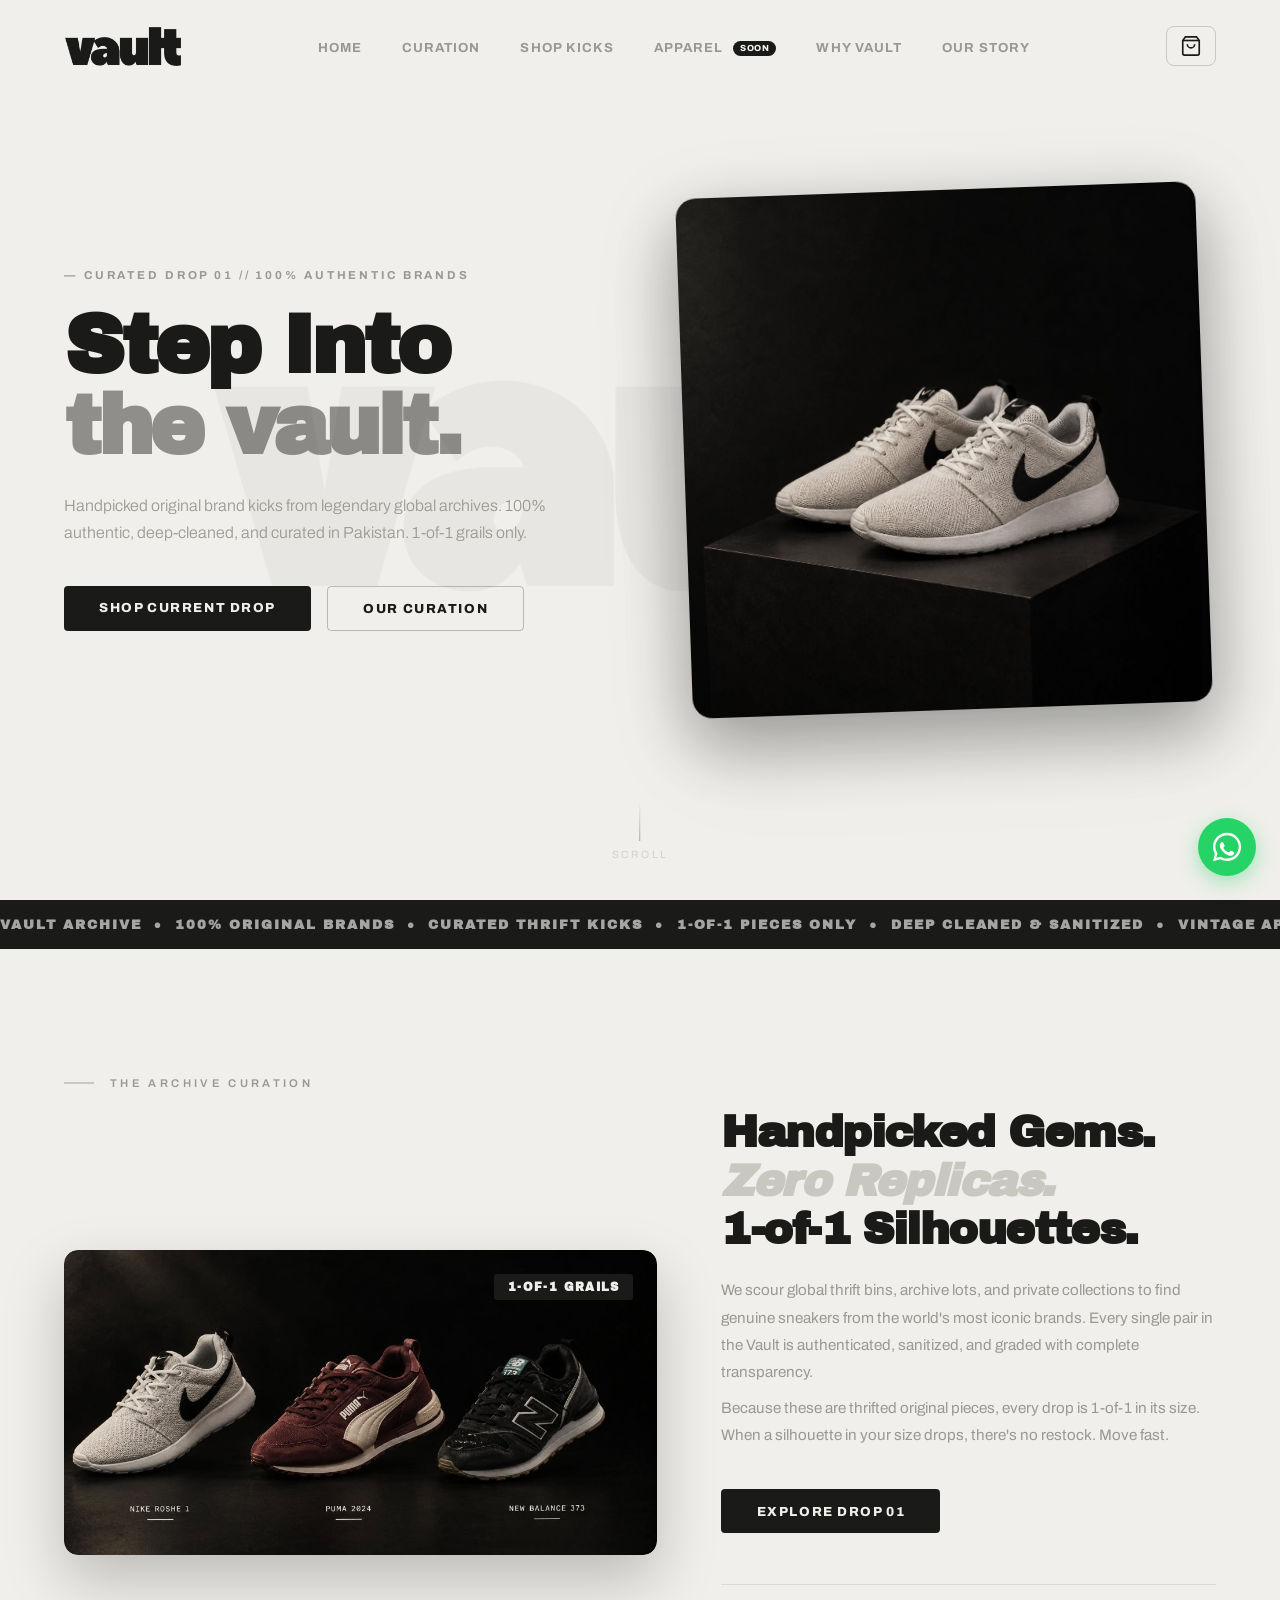
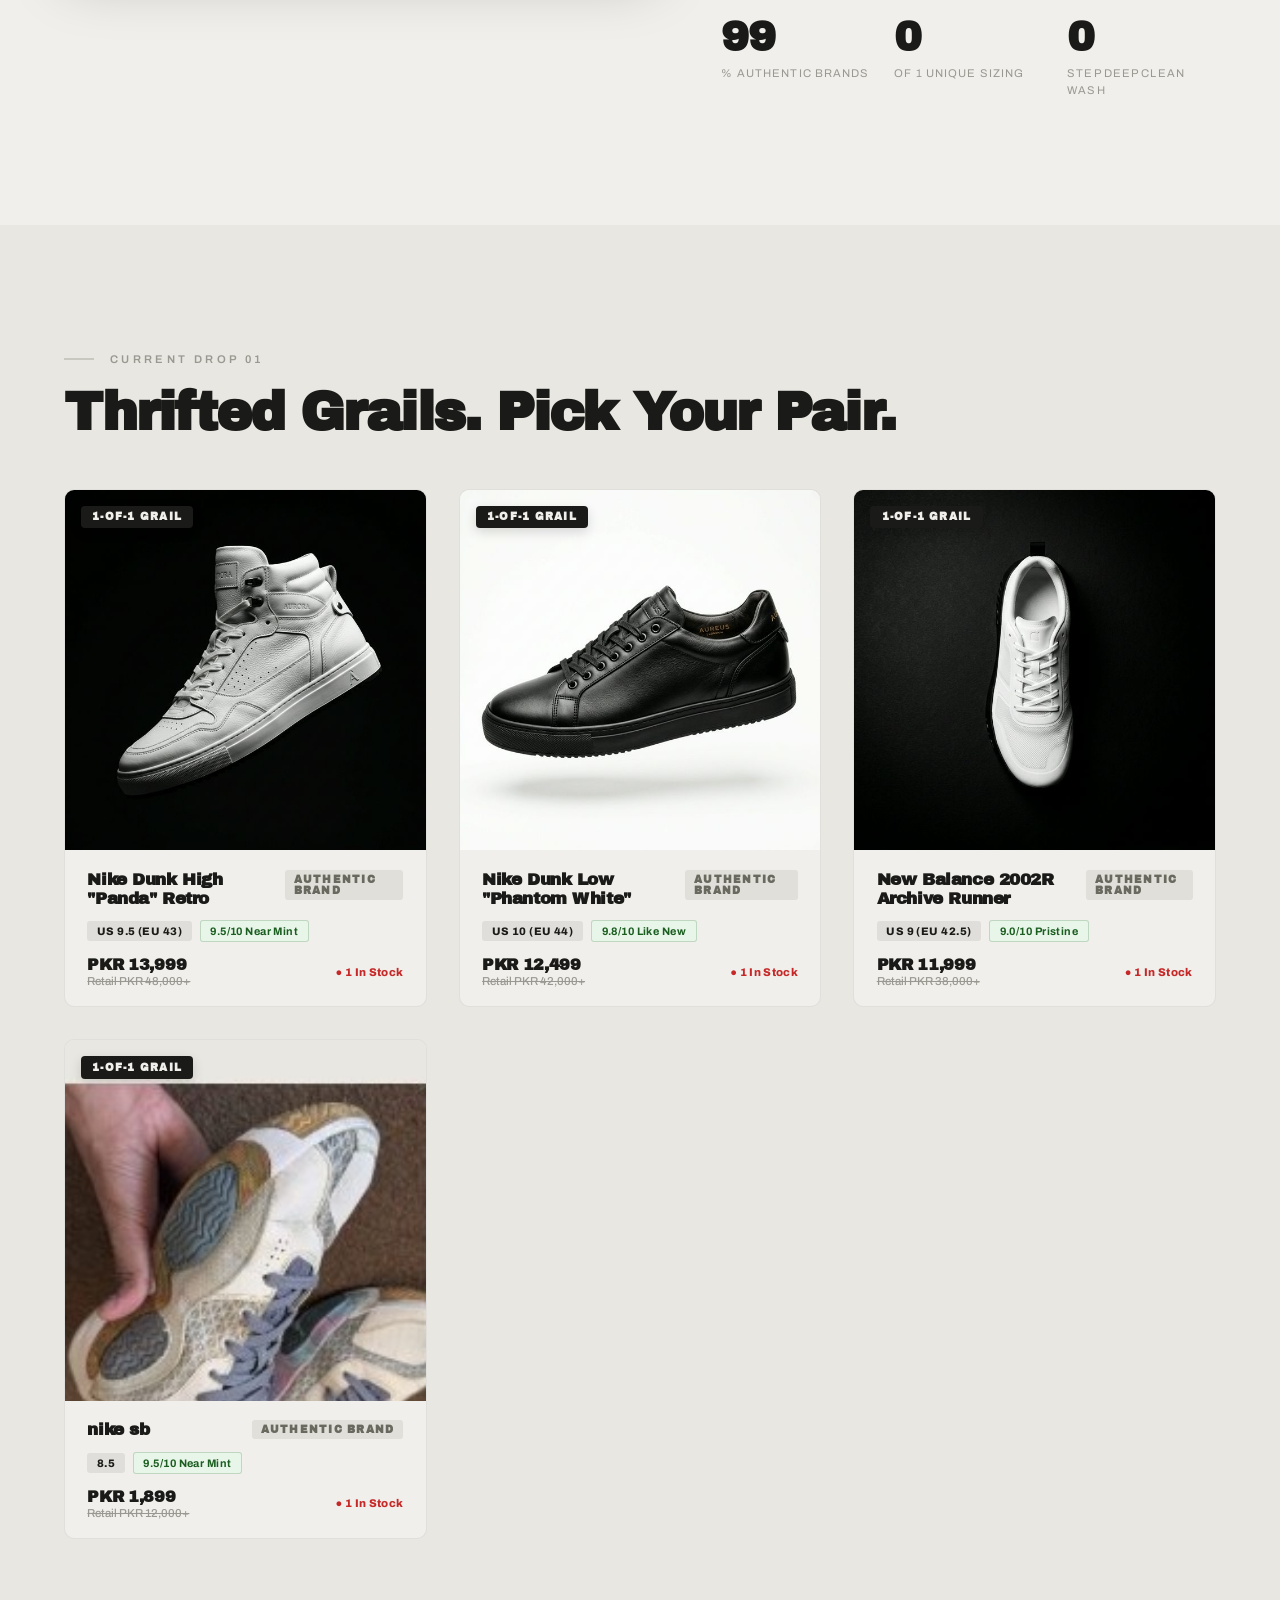
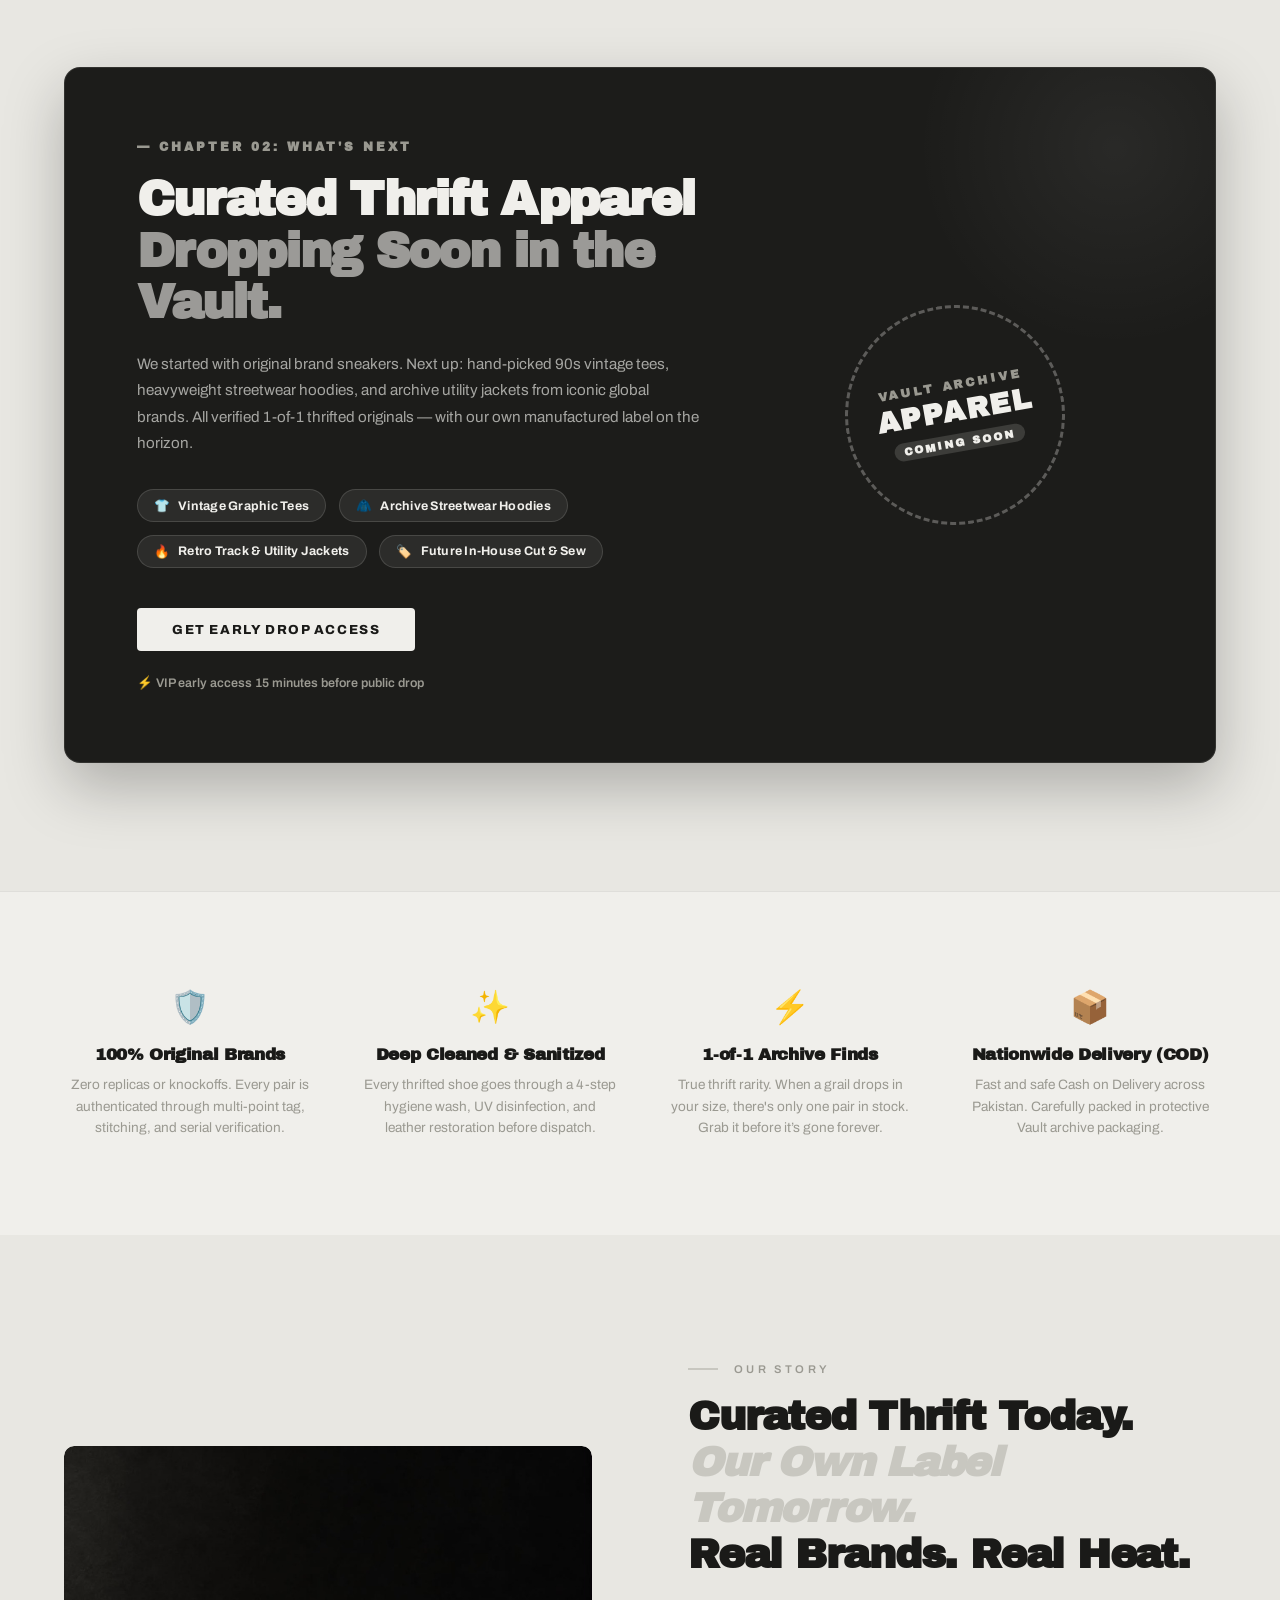
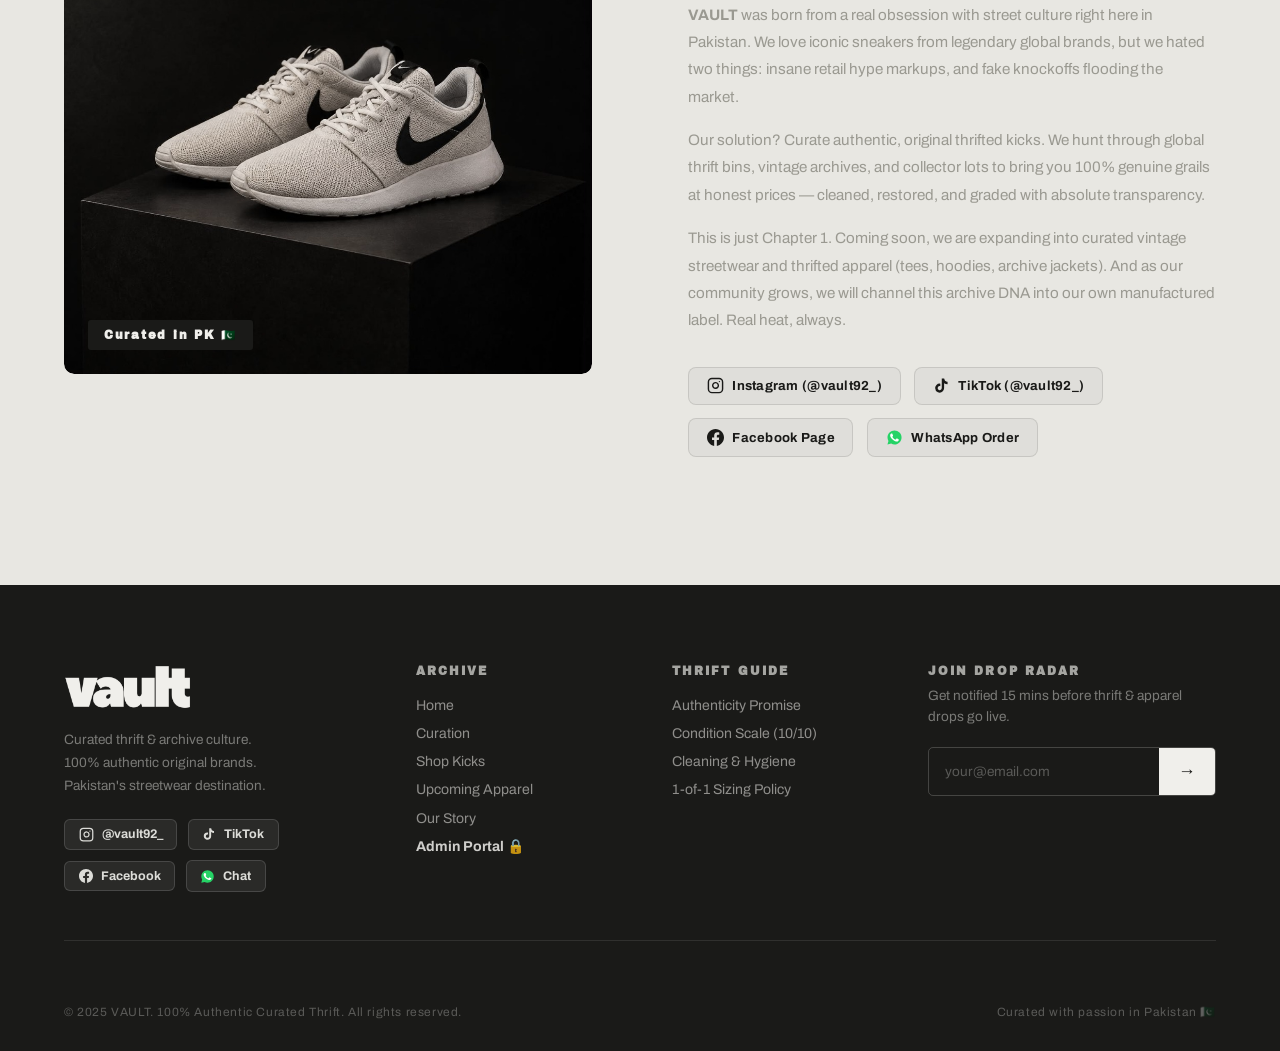
<file: vault/index.html>
<!DOCTYPE html>
<html lang="en">

<head>
    <meta charset="UTF-8" />
    <meta name="viewport" content="width=device-width, initial-scale=1.0" />
    <meta name="description"
        content="VAULT — Curated thrifted sneakers from iconic global brands. 100% authentic, deep-cleaned, 1-of-1 archive drops in Pakistan." />
    <title>VAULT — Curated Thrift & Archive Footwear Pakistan</title>
    <link rel="preconnect" href="https://fonts.googleapis.com" />
    <link rel="preconnect" href="https://fonts.gstatic.com" crossorigin />
    <link
        href="https://fonts.googleapis.com/css2?family=Archivo+Black&family=Archivo:ital,wght@0,300;0,400;0,500;0,600;0,700;0,800;0,900;1,400;1,700;1,900&family=Outfit:wght@300;400;500;600;700;800;900&family=Space+Grotesk:wght@400;500;600;700&family=Syne:wght@700;800&display=swap"
        rel="stylesheet" />
    <link rel="stylesheet" href="style.css?v=3.1" />
</head>

<body>

    <!-- Cursor -->
    <div class="cursor" id="cursor"></div>
    <div class="cursor-follower" id="cursor-follower"></div>

    <div class="loader" id="loader">
        <div class="loader-logo">
            <img src="images/vault_logo.png" alt="vault" class="loader-logo-img" />
        </div>
        <div class="loader-bar">
            <div class="loader-fill" id="loader-fill"></div>
        </div>
    </div>

    <!-- Navbar -->
    <nav class="navbar" id="navbar">
        <a href="#home" class="nav-logo" aria-label="vault">
            <img src="images/vault_logo.png" alt="vault" class="nav-logo-img" />
        </a>
        <ul class="nav-links">
            <li><a href="#home" id="nav-home">Home</a></li>
            <li><a href="#collection" id="nav-collection">Curation</a></li>
            <li><a href="#products" id="nav-products">Shop Kicks</a></li>
            <li><a href="#apparel" id="nav-apparel">Apparel <span class="nav-pill-soon">Soon</span></a></li>
            <li><a href="#why-us" id="nav-why">Why Vault</a></li>
            <li><a href="#about" id="nav-about">Our Story</a></li>
        </ul>
        <div class="nav-actions">
            <button class="nav-cart" id="cart-btn" aria-label="Cart">
                <svg width="22" height="22" viewBox="0 0 24 24" fill="none" stroke="currentColor" stroke-width="1.8">
                    <path d="M6 2L3 6v14a2 2 0 002 2h14a2 2 0 002-2V6l-3-4z" />
                    <line x1="3" y1="6" x2="21" y2="6" />
                    <path d="M16 10a4 4 0 01-8 0" />
                </svg>
                <span class="cart-count" id="cart-count">0</span>
            </button>
            <button class="hamburger" id="hamburger" aria-label="Menu">
                <span></span><span></span><span></span>
            </button>
        </div>
    </nav>

    <!-- Mobile Menu Overlay & Drawer -->
    <div class="menu-overlay" id="menu-overlay"></div>
    <div class="mobile-menu" id="mobile-menu">
        <div class="mobile-menu-header">
            <a href="#home" class="mobile-menu-logo-link" aria-label="vault">
                <img src="images/vault_logo.png" alt="vault" class="mobile-menu-logo" />
            </a>
            <button class="mobile-menu-close" id="mobile-menu-close" aria-label="Close menu">✕</button>
        </div>
        <div class="mobile-menu-body">
            <span class="mobile-menu-label">Navigation</span>
            <ul class="mobile-nav-list">
                <li><a href="#home" class="mobile-link"><span>Home</span></a></li>
                <li><a href="#collection" class="mobile-link"><span>Curation</span></a></li>
                <li><a href="#products" class="mobile-link"><span>Shop Kicks</span></a></li>
                <li><a href="#apparel" class="mobile-link"><span>Upcoming Apparel</span><span
                            class="nav-pill-soon">Soon</span></a></li>
                <li><a href="#why-us" class="mobile-link"><span>Why Vault</span></a></li>
                <li><a href="#about" class="mobile-link"><span>Our Story</span></a></li>
            </ul>
        </div>
        <div class="mobile-menu-footer">
            <a href="https://wa.me/923700120493" target="_blank" rel="noopener noreferrer" class="mobile-menu-wa-btn">
                <img src="images/whatsapp.svg" width="18" height="18" alt="WhatsApp" />
                <span>Order on WhatsApp</span>
            </a>
            <div class="mobile-menu-socials">
                <a href="https://www.instagram.com/vault92_?exln=aHdwZXp4M21xdnBr" target="_blank"
                    rel="noopener noreferrer" class="mobile-social-link">
                    <svg width="15" height="15" viewBox="0 0 24 24" fill="none" stroke="currentColor" stroke-width="2"
                        stroke-linecap="round" stroke-linejoin="round">
                        <rect x="2" y="2" width="20" height="20" rx="5" ry="5"></rect>
                        <path d="M16 11.37A4 4 0 1 1 12.63 8 4 4 0 0 1 16 11.37z"></path>
                        <line x1="17.5" y1="6.5" x2="17.51" y2="6.5"></line>
                    </svg>
                    <span>Instagram</span>
                </a>
                <a href="https://www.tiktok.com/@vault92_?_r=1&_t=ZS-9AwJBgUYPn3" target="_blank"
                    rel="noopener noreferrer" class="mobile-social-link">
                    <svg width="15" height="15" viewBox="0 0 24 24" fill="currentColor">
                        <path
                            d="M19.59 6.69a4.83 4.83 0 0 1-3.77-4.25V2h-3.45v13.67a2.89 2.89 0 0 1-5.2 1.74 2.89 2.89 0 0 1 2.31-4.64c.29 0 .58.04.85.12V9.4a6.33 6.33 0 0 0-1-.08A6.34 6.34 0 0 0 3 15.66a6.34 6.34 0 0 0 10.82 4.47 6.27 6.27 0 0 0 1.86-4.46V8.71a8.21 8.21 0 0 0 4.91 1.63v-3.65z" />
                    </svg>
                    <span>TikTok</span>
                </a>
                <a href="https://www.facebook.com/share/1DsvDWXAj4/?mibextid=wwXIfr" target="_blank"
                    rel="noopener noreferrer" class="mobile-social-link">
                    <svg width="15" height="15" viewBox="0 0 24 24" fill="currentColor">
                        <path
                            d="M24 12.073c0-6.627-5.373-12-12-12s-12 5.373-12 12c0 5.99 4.388 10.954 10.125 11.854v-8.385H7.078v-3.47h3.047V9.43c0-3.007 1.792-4.669 4.533-4.669 1.312 0 2.686.235 2.686.235v2.953H15.83c-1.491 0-1.956.925-1.956 1.874v2.25h3.328l-.532 3.47h-2.796v8.385C19.612 23.027 24 18.062 24 12.073z" />
                    </svg>
                    <span>Facebook</span>
                </a>
            </div>
            <div class="mobile-menu-badge">100% Curated Thrift Kicks</div>
        </div>
    </div>

    <!-- Cart Sidebar -->
    <div class="cart-overlay" id="cart-overlay"></div>
    <div class="cart-sidebar" id="cart-sidebar">
        <div class="cart-header">
            <h3>Your Cart</h3>
            <button class="cart-close" id="cart-close">✕</button>
        </div>
        <div class="cart-items" id="cart-items">
            <div class="cart-empty">
                <div class="cart-empty-icon">🛒</div>
                <p>Your vault is empty</p>
                <span>Add some kicks first</span>
            </div>
        </div>
        <div class="cart-footer" id="cart-footer" style="display:none">
            <div class="cart-total">
                <span>Total</span>
                <span id="cart-total-price">PKR 0</span>
            </div>
            <button class="btn-checkout btn-whatsapp-checkout" id="cart-checkout-wa-btn">
                <svg width="22" height="22" viewBox="0 0 24 24" fill="none" xmlns="http://www.w3.org/2000/svg">
                    <path fill-rule="evenodd" clip-rule="evenodd"
                        d="M12.04 2c-5.46 0-9.91 4.45-9.91 9.91 0 1.75.46 3.45 1.32 4.95L2.05 22l5.25-1.38c1.45.79 3.08 1.21 4.74 1.21 5.46 0 9.91-4.45 9.91-9.91 0-2.65-1.03-5.14-2.9-7.01A9.816 9.816 0 0 0 12.04 2zm.01 1.67c4.56 0 8.25 3.69 8.25 8.24 0 4.56-3.69 8.25-8.25 8.25-1.48 0-2.93-.4-4.2-1.15l-.3-.18-3.12.82.83-3.04-.2-.31a8.19 8.19 0 0 1-1.26-4.39c0-4.55 3.69-8.24 8.25-8.24zm4.52 11.75c-.25-.12-1.47-.72-1.7-.8-.23-.08-.39-.12-.56.12-.17.25-.66.8-.81.97-.15.17-.3.19-.55.07-.25-.12-1.05-.39-2-1.23-.74-.66-1.23-1.47-1.38-1.72-.15-.25-.02-.38.11-.5.11-.11.25-.3.37-.45.12-.15.17-.25.25-.42.08-.17.04-.32-.02-.45-.07-.12-.56-1.36-.77-1.86-.2-.49-.41-.42-.56-.43h-.48c-.17 0-.44.06-.67.31-.23.25-.88.86-.88 2.1 0 1.24.9 2.45 1.03 2.62.13.17 1.78 2.72 4.31 3.81.6.26 1.07.42 1.44.54.6.19 1.15.16 1.58.1.48-.07 1.47-.6 1.68-1.18.21-.58.21-1.07.15-1.18-.06-.11-.23-.17-.48-.3z"
                        fill="#ffffff" />
                </svg>
                <span>Order on WhatsApp (COD)</span>
            </button>
        </div>
    </div>

    <!-- HERO -->
    <section class="hero" id="home">
        <div class="hero-bg-text" aria-hidden="true">
            <img src="images/vault_logo.png" alt="vault" class="hero-bg-logo-img" />
        </div>
        <div class="hero-content">
            <div class="hero-tag reveal-left">— Curated Drop 01 // 100% Authentic Brands</div>
            <h1 class="hero-title reveal-up">
                Step Into<br /><span class="hero-accent">the vault.</span>
            </h1>
            <p class="hero-sub reveal-up delay-1">Handpicked original brand kicks from legendary global archives. 100%
                authentic, deep-cleaned, and curated in Pakistan. 1-of-1 grails only.</p>
            <div class="hero-cta reveal-up delay-2">
                <a href="#products" class="btn-primary" id="hero-shop-btn">Shop Current Drop</a>
                <a href="#collection" class="btn-ghost" id="hero-explore-btn">Our Curation</a>
            </div>
        </div>
        <div class="hero-image reveal-right">
            <div class="hero-img-glow"></div>
            <img src="images/hero_shoe.jpg" alt="Vault Curated Sneaker" />
        </div>
        <div class="hero-scroll-hint">
            <div class="scroll-line"></div>
            <span>Scroll</span>
        </div>
    </section>

    <!-- MARQUEE -->
    <div class="marquee-section">
        <div class="marquee-track">
            <span>VAULT ARCHIVE &nbsp;●&nbsp; 100% ORIGINAL BRANDS &nbsp;●&nbsp; CURATED THRIFT KICKS &nbsp;●&nbsp;
                1-OF-1 PIECES ONLY &nbsp;●&nbsp; DEEP CLEANED &amp; SANITIZED &nbsp;●&nbsp; VINTAGE APPAREL DROPPING
                SOON &nbsp;●&nbsp; NO REPLICAS EVER &nbsp;●&nbsp; CASH ON DELIVERY PAKISTAN &nbsp;●&nbsp; VAULT ARCHIVE
                &nbsp;●&nbsp; 100% ORIGINAL BRANDS &nbsp;●&nbsp; CURATED THRIFT KICKS &nbsp;●&nbsp; 1-OF-1 PIECES ONLY
                &nbsp;●&nbsp;</span>
        </div>
    </div>

    <!-- COLLECTION SECTION -->
    <section class="collection-section" id="collection">
        <div class="section-label scroll-reveal">The Archive Curation</div>
        <div class="collection-grid">
            <div class="collection-main scroll-reveal">
                <img src="images/collection_shoes.jpg" alt="Vault Curated Thrift Collection" />
                <div class="collection-badge">1-OF-1 GRAILS</div>
            </div>
            <div class="collection-right">
                <div class="collection-text scroll-reveal delay-1">
                    <h2>Handpicked Gems.<br /><em>Zero Replicas.</em><br />1-of-1 Silhouettes.</h2>
                    <p>We scour global thrift bins, archive lots, and private collections to find genuine sneakers from
                        the world's most iconic brands. Every single pair in the Vault is authenticated, sanitized, and
                        graded with complete transparency.</p>
                    <p>Because these are thrifted original pieces, every drop is 1-of-1 in its size. When a silhouette
                        in your size drops, there's no restock. Move fast.</p>
                    <a href="#products" class="btn-primary mt" id="collection-shop-btn">Explore Drop 01</a>
                </div>
                <div class="collection-stats scroll-reveal delay-2">
                    <div class="stat">
                        <span class="stat-num" data-target="100">0</span>
                        <span class="stat-label">% Authentic Brands</span>
                    </div>
                    <div class="stat">
                        <span class="stat-num" data-target="1">0</span>
                        <span class="stat-label">of 1 Unique Sizing</span>
                    </div>
                    <div class="stat">
                        <span class="stat-num" data-target="4">0</span>
                        <span class="stat-label">Step Deep Clean Wash</span>
                    </div>
                </div>
            </div>
        </div>
    </section>

    <!-- PRODUCTS SECTION -->
    <section class="products-section" id="products">
        <div class="section-label scroll-reveal">Current Drop 01</div>
        <h2 class="section-title scroll-reveal">Thrifted Grails. Pick Your Pair.</h2>
        <div class="products-grid">

            <div class="product-card scroll-reveal" data-id="1" data-name="Nike Dunk High 'Panda' Retro"
                data-price="13999">
                <div class="product-img-wrap">
                    <span class="product-badge-thrift">1-of-1 Grail</span>
                    <img src="images/shoe_1.png" alt="Nike Dunk High Panda Retro Thrifted" />
                    <div class="product-overlay">
                        <button class="btn-addcart" data-id="1" data-name="Nike Dunk High 'Panda' Retro"
                            data-price="13999">Add to Cart</button>
                    </div>
                </div>
                <div class="product-info">
                    <div class="product-top">
                        <h3 class="product-name">Nike Dunk High "Panda" Retro</h3>
                        <span class="product-tag">Authentic Brand</span>
                    </div>
                    <div class="product-spec-row">
                        <span class="spec-pill size-pill">US 9.5 (EU 43)</span>
                        <span class="spec-pill condition-pill">9.5/10 Near Mint</span>
                    </div>
                    <div class="product-bottom">
                        <div class="price-wrap">
                            <span class="product-price">PKR 13,999</span>
                            <span class="product-orig-price">Retail PKR 48,000+</span>
                        </div>
                        <span class="stock-status">● Only 1 In Stock</span>
                    </div>
                </div>
            </div>

            <div class="product-card scroll-reveal delay-1" data-id="2" data-name="Nike Dunk Low 'Phantom White'"
                data-price="12499">
                <div class="product-img-wrap" style="background:#fff;">
                    <span class="product-badge-thrift">1-of-1 Grail</span>
                    <img src="images/shoe_2.png" alt="Nike Dunk Low Phantom White Thrifted" />
                    <div class="product-overlay">
                        <button class="btn-addcart" data-id="2" data-name="Nike Dunk Low 'Phantom White'"
                            data-price="12499">Add to Cart</button>
                    </div>
                </div>
                <div class="product-info">
                    <div class="product-top">
                        <h3 class="product-name">Nike Dunk Low "Phantom White"</h3>
                        <span class="product-tag">Authentic Brand</span>
                    </div>
                    <div class="product-spec-row">
                        <span class="spec-pill size-pill">US 10 (EU 44)</span>
                        <span class="spec-pill condition-pill">9.8/10 Like New</span>
                    </div>
                    <div class="product-bottom">
                        <div class="price-wrap">
                            <span class="product-price">PKR 12,499</span>
                            <span class="product-orig-price">Retail PKR 42,000+</span>
                        </div>
                        <span class="stock-status">● Only 1 In Stock</span>
                    </div>
                </div>
            </div>

            <div class="product-card scroll-reveal delay-2" data-id="3" data-name="New Balance 2002R Archive Runner"
                data-price="11999">
                <div class="product-img-wrap">
                    <span class="product-badge-thrift">1-of-1 Grail</span>
                    <img src="images/shoe_3.png" alt="New Balance 2002R Archive Runner Thrifted" />
                    <div class="product-overlay">
                        <button class="btn-addcart" data-id="3" data-name="New Balance 2002R Archive Runner"
                            data-price="11999">Add to Cart</button>
                    </div>
                </div>
                <div class="product-info">
                    <div class="product-top">
                        <h3 class="product-name">New Balance 2002R Archive</h3>
                        <span class="product-tag">Authentic Brand</span>
                    </div>
                    <div class="product-spec-row">
                        <span class="spec-pill size-pill">US 9 (EU 42.5)</span>
                        <span class="spec-pill condition-pill">9.0/10 Pristine</span>
                    </div>
                    <div class="product-bottom">
                        <div class="price-wrap">
                            <span class="product-price">PKR 11,999</span>
                            <span class="product-orig-price">Retail PKR 38,000+</span>
                        </div>
                        <span class="stock-status">● Only 1 In Stock</span>
                    </div>
                </div>
            </div>

        </div>
    </section>

    <!-- UPCOMING APPAREL TEASER -->
    <section class="apparel-teaser-section" id="apparel">
        <div class="apparel-teaser-card scroll-reveal">
            <div class="teaser-content">
                <div class="teaser-tag">— Chapter 02: What's Next</div>
                <h2 class="teaser-title">Curated Thrift Apparel<br /><span>Dropping Soon in the Vault.</span></h2>
                <p class="teaser-sub">We started with original brand sneakers. Next up: hand-picked 90s vintage tees,
                    heavyweight streetwear hoodies, and archive utility jackets from iconic global brands. All verified
                    1-of-1 thrifted originals — with our own manufactured label on the horizon.</p>
                <div class="teaser-perks">
                    <div class="perk-pill"><span>👕</span> Vintage Graphic Tees</div>
                    <div class="perk-pill"><span>🧥</span> Archive Streetwear Hoodies</div>
                    <div class="perk-pill"><span>🔥</span> Retro Track & Utility Jackets</div>
                    <div class="perk-pill"><span>🏷️</span> Future In-House Cut & Sew</div>
                </div>
                <div class="teaser-action">
                    <a href="#newsletter-email" class="btn-primary" id="teaser-notify-btn">Get Early Drop Access</a>
                    <span class="teaser-note">⚡ VIP early access 15 minutes before public drop</span>
                </div>
            </div>
            <div class="teaser-badge-visual">
                <div class="archive-stamp">
                    <span class="stamp-top">VAULT ARCHIVE</span>
                    <span class="stamp-main">APPAREL</span>
                    <span class="stamp-bottom">COMING SOON</span>
                </div>
            </div>
        </div>
    </section>

    <!-- FEATURE SECTION -->
    <section class="features-section" id="why-us">
        <div class="features-grid">
            <div class="feature-item scroll-reveal">
                <div class="feature-icon">🛡️</div>
                <h4>100% Original Brands</h4>
                <p>Zero replicas or knockoffs. Every pair is authenticated through multi-point tag, stitching, and
                    serial verification.</p>
            </div>
            <div class="feature-item scroll-reveal delay-1">
                <div class="feature-icon">✨</div>
                <h4>Deep Cleaned &amp; Sanitized</h4>
                <p>Every thrifted shoe goes through a 4-step hygiene wash, UV disinfection, and leather restoration
                    before dispatch.</p>
            </div>
            <div class="feature-item scroll-reveal delay-2">
                <div class="feature-icon">⚡</div>
                <h4>1-of-1 Archive Finds</h4>
                <p>True thrift rarity. When a grail drops in your size, there's only one pair in stock. Grab it before
                    it’s gone forever.</p>
            </div>
            <div class="feature-item scroll-reveal delay-3">
                <div class="feature-icon">📦</div>
                <h4>Nationwide Delivery (COD)</h4>
                <p>Fast and safe Cash on Delivery across Pakistan. Carefully packed in protective Vault archive
                    packaging.</p>
            </div>
        </div>
    </section>

    <!-- ABOUT SECTION -->
    <section class="about-section" id="about">
        <div class="about-left scroll-reveal">
            <div class="about-img-wrap">
                <img src="images/hero_shoe.jpg" alt="About Vault Curated Thrift" />
                <div class="about-badge scroll-reveal delay-1">Curated in PK 🇵🇰</div>
            </div>
        </div>
        <div class="about-right scroll-reveal delay-1">
            <div class="section-label">Our Story</div>
            <h2>Curated Thrift Today.<br /><em>Our Own Label Tomorrow.</em><br />Real Brands. Real Heat.</h2>
            <p><strong>VAULT</strong> was born from a real obsession with street culture right here in Pakistan. We love
                iconic sneakers from legendary global brands, but we hated two things: insane retail hype markups, and
                fake knockoffs flooding the market.</p>
            <p>Our solution? Curate authentic, original thrifted kicks. We hunt through global thrift bins, vintage
                archives, and collector lots to bring you 100% genuine grails at honest prices — cleaned, restored, and
                graded with absolute transparency.</p>
            <p>This is just Chapter 1. Coming soon, we are expanding into curated vintage streetwear and thrifted
                apparel (tees, hoodies, archive jackets). And as our community grows, we will channel this archive DNA
                into our own manufactured label. Real heat, always.</p>
            <div class="about-socials">
                <a href="https://www.instagram.com/vault92_?exln=aHdwZXp4M21xdnBr" target="_blank"
                    rel="noopener noreferrer" class="social-link" id="ig-link">
                    <svg width="17" height="17" viewBox="0 0 24 24" fill="none" stroke="currentColor" stroke-width="2"
                        stroke-linecap="round" stroke-linejoin="round">
                        <rect x="2" y="2" width="20" height="20" rx="5" ry="5"></rect>
                        <path d="M16 11.37A4 4 0 1 1 12.63 8 4 4 0 0 1 16 11.37z"></path>
                        <line x1="17.5" y1="6.5" x2="17.51" y2="6.5"></line>
                    </svg>
                    <span>Instagram (@vault92_)</span>
                </a>
                <a href="https://www.tiktok.com/@vault92_?_r=1&_t=ZS-9AwJBgUYPn3" target="_blank"
                    rel="noopener noreferrer" class="social-link" id="tt-link">
                    <svg width="17" height="17" viewBox="0 0 24 24" fill="currentColor">
                        <path
                            d="M19.59 6.69a4.83 4.83 0 0 1-3.77-4.25V2h-3.45v13.67a2.89 2.89 0 0 1-5.2 1.74 2.89 2.89 0 0 1 2.31-4.64c.29 0 .58.04.85.12V9.4a6.33 6.33 0 0 0-1-.08A6.34 6.34 0 0 0 3 15.66a6.34 6.34 0 0 0 10.82 4.47 6.27 6.27 0 0 0 1.86-4.46V8.71a8.21 8.21 0 0 0 4.91 1.63v-3.65z" />
                    </svg>
                    <span>TikTok (@vault92_)</span>
                </a>
                <a href="https://www.facebook.com/share/1DsvDWXAj4/?mibextid=wwXIfr" target="_blank"
                    rel="noopener noreferrer" class="social-link" id="fb-link">
                    <svg width="17" height="17" viewBox="0 0 24 24" fill="currentColor">
                        <path
                            d="M24 12.073c0-6.627-5.373-12-12-12s-12 5.373-12 12c0 5.99 4.388 10.954 10.125 11.854v-8.385H7.078v-3.47h3.047V9.43c0-3.007 1.792-4.669 4.533-4.669 1.312 0 2.686.235 2.686.235v2.953H15.83c-1.491 0-1.956.925-1.956 1.874v2.25h3.328l-.532 3.47h-2.796v8.385C19.612 23.027 24 18.062 24 12.073z" />
                    </svg>
                    <span>Facebook Page</span>
                </a>
                <a href="https://wa.me/923700120493?text=Assalam-o-Alaikum%20VAULT!" class="social-link" id="wa-link"
                    target="_blank" rel="noopener noreferrer">
                    <img src="images/whatsapp.svg" width="17" height="17" alt="WhatsApp" />
                    <span>WhatsApp Order</span>
                </a>
            </div>
        </div>
    </section>

    <!-- FOOTER -->
    <footer class="footer">
        <div class="footer-top">
            <div class="footer-brand">
                <a href="#home" class="footer-logo" aria-label="vault">
                    <img src="images/vault_logo_white.png" alt="vault" class="footer-logo-img" />
                </a>
                <p>Curated thrift &amp; archive culture.<br />100% authentic original brands.<br />Pakistan's streetwear
                    destination.</p>
                <div class="footer-social-row">
                    <a href="https://www.instagram.com/vault92_?exln=aHdwZXp4M21xdnBr" target="_blank"
                        rel="noopener noreferrer" class="footer-social-btn footer-social-ig"
                        aria-label="Instagram @vault92_">
                        <svg width="15" height="15" viewBox="0 0 24 24" fill="none" stroke="currentColor"
                            stroke-width="2" stroke-linecap="round" stroke-linejoin="round">
                            <rect x="2" y="2" width="20" height="20" rx="5" ry="5"></rect>
                            <path d="M16 11.37A4 4 0 1 1 12.63 8 4 4 0 0 1 16 11.37z"></path>
                            <line x1="17.5" y1="6.5" x2="17.51" y2="6.5"></line>
                        </svg>
                        <span>@vault92_</span>
                    </a>
                    <a href="https://www.tiktok.com/@vault92_?_r=1&_t=ZS-9AwJBgUYPn3" target="_blank"
                        rel="noopener noreferrer" class="footer-social-btn footer-social-tt"
                        aria-label="TikTok @vault92_">
                        <svg width="14" height="14" viewBox="0 0 24 24" fill="currentColor">
                            <path
                                d="M19.59 6.69a4.83 4.83 0 0 1-3.77-4.25V2h-3.45v13.67a2.89 2.89 0 0 1-5.2 1.74 2.89 2.89 0 0 1 2.31-4.64c.29 0 .58.04.85.12V9.4a6.33 6.33 0 0 0-1-.08A6.34 6.34 0 0 0 3 15.66a6.34 6.34 0 0 0 10.82 4.47 6.27 6.27 0 0 0 1.86-4.46V8.71a8.21 8.21 0 0 0 4.91 1.63v-3.65z" />
                        </svg>
                        <span>TikTok</span>
                    </a>
                    <a href="https://www.facebook.com/share/1DsvDWXAj4/?mibextid=wwXIfr" target="_blank"
                        rel="noopener noreferrer" class="footer-social-btn footer-social-fb" aria-label="Facebook Page">
                        <svg width="14" height="14" viewBox="0 0 24 24" fill="currentColor">
                            <path
                                d="M24 12.073c0-6.627-5.373-12-12-12s-12 5.373-12 12c0 5.99 4.388 10.954 10.125 11.854v-8.385H7.078v-3.47h3.047V9.43c0-3.007 1.792-4.669 4.533-4.669 1.312 0 2.686.235 2.686.235v2.953H15.83c-1.491 0-1.956.925-1.956 1.874v2.25h3.328l-.532 3.47h-2.796v8.385C19.612 23.027 24 18.062 24 12.073z" />
                        </svg>
                        <span>Facebook</span>
                    </a>
                    <a href="https://wa.me/923700120493" target="_blank" rel="noopener noreferrer"
                        class="footer-social-btn footer-social-wa" aria-label="WhatsApp">
                        <img src="images/whatsapp.svg" width="15" height="15" alt="WhatsApp" />
                        <span>Chat</span>
                    </a>
                </div>
            </div>
            <div class="footer-links">
                <h5>Archive</h5>
                <ul>
                    <li><a href="#home">Home</a></li>
                    <li><a href="#collection">Curation</a></li>
                    <li><a href="#products">Shop Kicks</a></li>
                    <li><a href="#apparel">Upcoming Apparel</a></li>
                    <li><a href="#about">Our Story</a></li>
                    <li><a href="admin.html" style="color:rgba(240, 239, 235, 0.85); font-weight:700;">Admin Portal
                            🔒</a></li>
                </ul>
            </div>
            <div class="footer-links">
                <h5>Thrift Guide</h5>
                <ul>
                    <li><a href="#why-us">Authenticity Promise</a></li>
                    <li><a href="#why-us">Condition Scale (10/10)</a></li>
                    <li><a href="#why-us">Cleaning &amp; Hygiene</a></li>
                    <li><a href="#why-us">1-of-1 Sizing Policy</a></li>
                </ul>
            </div>
            <div class="footer-newsletter">
                <h5>Join Drop Radar</h5>
                <p>Get notified 15 mins before thrift &amp; apparel drops go live.</p>
                <div class="newsletter-form">
                    <input type="email" id="newsletter-email" placeholder="your@email.com" />
                    <button id="newsletter-btn">→</button>
                </div>
            </div>
        </div>
        <div class="footer-bottom">
            <span>© 2025 VAULT. 100% Authentic Curated Thrift. All rights reserved.</span>
            <span>Curated with passion in Pakistan 🇵🇰</span>
        </div>
    </footer>

    <!-- Floating WhatsApp Widget -->
    <a href="https://wa.me/923700120493?text=Assalam-o-Alaikum%20VAULT!%20I%20want%20to%20inquire%20about%20a%20thrifted%20sneaker%20drop."
        class="whatsapp-float" target="_blank" aria-label="Chat on WhatsApp">
        <svg width="34" height="34" viewBox="0 0 24 24" fill="none" xmlns="http://www.w3.org/2000/svg">
            <path fill-rule="evenodd" clip-rule="evenodd"
                d="M12.04 2c-5.46 0-9.91 4.45-9.91 9.91 0 1.75.46 3.45 1.32 4.95L2.05 22l5.25-1.38c1.45.79 3.08 1.21 4.74 1.21 5.46 0 9.91-4.45 9.91-9.91 0-2.65-1.03-5.14-2.9-7.01A9.816 9.816 0 0 0 12.04 2zm.01 1.67c4.56 0 8.25 3.69 8.25 8.24 0 4.56-3.69 8.25-8.25 8.25-1.48 0-2.93-.4-4.2-1.15l-.3-.18-3.12.82.83-3.04-.2-.31a8.19 8.19 0 0 1-1.26-4.39c0-4.55 3.69-8.24 8.25-8.24zm4.52 11.75c-.25-.12-1.47-.72-1.7-.8-.23-.08-.39-.12-.56.12-.17.25-.66.8-.81.97-.15.17-.3.19-.55.07-.25-.12-1.05-.39-2-1.23-.74-.66-1.23-1.47-1.38-1.72-.15-.25-.02-.38.11-.5.11-.11.25-.3.37-.45.12-.15.17-.25.25-.42.08-.17.04-.32-.02-.45-.07-.12-.56-1.36-.77-1.86-.2-.49-.41-.42-.56-.43h-.48c-.17 0-.44.06-.67.31-.23.25-.88.86-.88 2.1 0 1.24.9 2.45 1.03 2.62.13.17 1.78 2.72 4.31 3.81.6.26 1.07.42 1.44.54.6.19 1.15.16 1.58.1.48-.07 1.47-.6 1.68-1.18.21-.58.21-1.07.15-1.18-.06-.11-.23-.17-.48-.3z"
                fill="#ffffff" />
        </svg>
    </a>

    <!-- Toast -->
    <div class="toast" id="toast"></div>

    <script src="products.js?v=3.1"></script>
    <script src="script.js?v=3.1"></script>
</body>

</html>
</file>
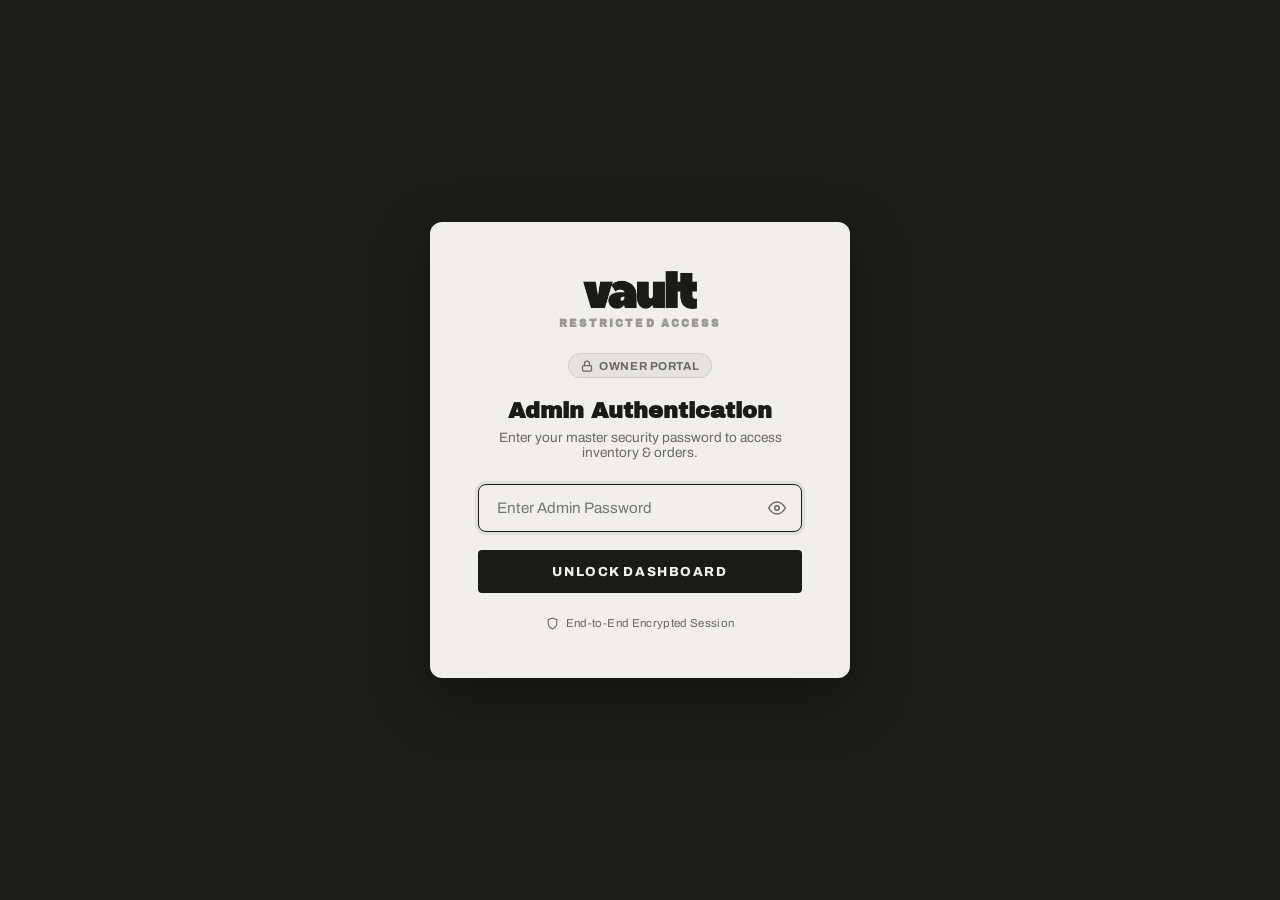
<file: vault/admin.html>
<!DOCTYPE html>
<html lang="en">

<head>
    <meta charset="UTF-8" />
    <meta name="viewport" content="width=device-width, initial-scale=1.0" />
    <title>Admin Dashboard — VAULT Control Center</title>
    <link rel="preconnect" href="https://fonts.googleapis.com" />
    <link rel="preconnect" href="https://fonts.gstatic.com" crossorigin />
    <link
        href="https://fonts.googleapis.com/css2?family=Archivo+Black&family=Archivo:ital,wght@0,300;0,400;0,500;0,600;0,700;0,800;0,900;1,400;1,700;1,900&family=Outfit:wght@300;400;500;600;700;800;900&family=Space+Grotesk:wght@400;500;600;700&family=Syne:wght@700;800&display=swap"
        rel="stylesheet" />
    <link rel="stylesheet" href="style.css" />
</head>

<body class="admin-body">
    <!-- ADMIN AUTHENTICATION OVERLAY -->
    <div class="admin-login-overlay" id="admin-login-modal">
        <div class="admin-login-card">
            <div class="admin-brand">
                <img src="images/vault_logo.png" alt="vault" class="admin-logo-img" />
                <span>RESTRICTED ACCESS</span>
            </div>
            <div class="admin-security-badge">
                <svg width="12" height="12" viewBox="0 0 24 24" fill="none" stroke="currentColor" stroke-width="2.5">
                    <rect x="3" y="11" width="18" height="11" rx="2" ry="2" />
                    <path d="M7 11V7a5 5 0 0110 0v4" />
                </svg>
                <span>Owner Portal</span>
            </div>
            <h2>Admin Authentication</h2>
            <p>Enter your master security password to access inventory &amp; orders.</p>
            <form id="admin-login-form">
                <div class="admin-input-wrap">
                    <input type="password" id="admin-pin-input" placeholder="Enter Admin Password" autocomplete="current-password" required autofocus />
                    <button type="button" class="toggle-password-btn" id="btn-toggle-login-pass" aria-label="Toggle password visibility">
                        <svg class="icon-eye" width="18" height="18" viewBox="0 0 24 24" fill="none" stroke="currentColor" stroke-width="2">
                            <path d="M1 12s4-8 11-8 11 8 11 8-4 8-11 8-11-8-11-8z" />
                            <circle cx="12" cy="12" r="3" />
                        </svg>
                        <svg class="icon-eye-off" width="18" height="18" viewBox="0 0 24 24" fill="none" stroke="currentColor" stroke-width="2" style="display:none;">
                            <path d="M17.94 17.94A10.07 10.07 0 0 1 12 20c-7 0-11-8-11-8a18.45 18.45 0 0 1 5.06-5.94M9.9 4.24A9.12 9.12 0 0 1 12 4c7 0 11 8 11 8a18.5 18.5 0 0 1-2.16 3.19m-6.72-1.07a3 3 0 1 1-4.24-4.24" />
                            <line x1="1" y1="1" x2="23" y2="23" />
                        </svg>
                    </button>
                </div>
                <button type="submit" class="btn-primary" id="btn-login-submit" style="width:100%; margin-top:0.5rem;">
                    Unlock Dashboard
                </button>
            </form>
            <div id="login-error-msg" class="login-err"></div>
            <div class="login-security-notice">
                <svg width="13" height="13" viewBox="0 0 24 24" fill="none" stroke="currentColor" stroke-width="2">
                    <path d="M12 22s8-4 8-10V5l-8-3-8 3v7c0 6 8 10 8 10z" />
                </svg>
                <span>End-to-End Encrypted Session</span>
            </div>
        </div>
    </div>

    <!-- ADMIN LAYOUT -->
    <div class="admin-wrapper" id="admin-main-view" style="display:none;">
        <!-- SIDEBAR -->
        <aside class="admin-sidebar">
            <div class="sidebar-header">
                <a href="index.html" class="nav-logo">
                    <img src="images/vault_logo_white.png" alt="vault" class="admin-sidebar-logo" />
                </a>
                <span class="admin-badge-tag">ADMIN CONSOLE</span>
            </div>

            <nav class="admin-nav">
                <button class="admin-nav-item active" data-tab="tab-dashboard">
                    <svg width="18" height="18" viewBox="0 0 24 24" fill="none" stroke="currentColor" stroke-width="2">
                        <rect x="3" y="3" width="7" height="7" />
                        <rect x="14" y="3" width="7" height="7" />
                        <rect x="14" y="14" width="7" height="7" />
                        <rect x="3" y="14" width="7" height="7" />
                    </svg>
                    <span>Dashboard</span>
                </button>
                <button class="admin-nav-item" data-tab="tab-products">
                    <svg width="18" height="18" viewBox="0 0 24 24" fill="none" stroke="currentColor" stroke-width="2">
                        <path d="M6 2L3 6v14a2 2 0 002 2h14a2 2 0 002-2V6l-3-4z" />
                        <line x1="3" y1="6" x2="21" y2="6" />
                        <path d="M16 10a4 4 0 01-8 0" />
                    </svg>
                    <span>Manage Products</span>
                </button>
                <button class="admin-nav-item" data-tab="tab-orders">
                    <svg width="18" height="18" viewBox="0 0 24 24" fill="none" stroke="currentColor" stroke-width="2">
                        <path d="M14 2H6a2 2 0 00-2 2v16a2 2 0 002 2h12a2 2 0 002-2V8z" />
                        <polyline points="14 2 14 8 20 8" />
                        <line x1="16" y1="13" x2="8" y2="13" />
                        <line x1="16" y1="17" x2="8" y2="17" />
                        <polyline points="10 9 9 9 8 9" />
                    </svg>
                    <span>Customer Orders</span>
                    <span class="orders-count-badge" id="nav-orders-count">0</span>
                </button>
                <button class="admin-nav-item" data-tab="tab-sync">
                    <svg width="18" height="18" viewBox="0 0 24 24" fill="none" stroke="currentColor" stroke-width="2">
                        <path d="M21 15v4a2 2 0 0 1-2 2H5a2 2 0 0 1-2-2v-4"></path>
                        <polyline points="7 10 12 15 17 10"></polyline>
                        <line x1="12" y1="15" x2="12" y2="3"></line>
                    </svg>
                    <span>Netlify &amp; Cloud Sync</span>
                </button>
            </nav>

            <div class="sidebar-footer">
                <button type="button" id="btn-open-change-pass" class="sidebar-change-pass">
                    <svg width="14" height="14" viewBox="0 0 24 24" fill="none" stroke="currentColor" stroke-width="2">
                        <rect x="3" y="11" width="18" height="11" rx="2" ry="2" />
                        <path d="M7 11V7a5 5 0 0110 0v4" />
                    </svg>
                    <span>Change Password</span>
                </button>
                <a href="index.html" class="sidebar-link-store" target="_blank">
                    <span>↗ View Live Store</span>
                </a>
                <button id="admin-logout-btn" class="sidebar-logout">Logout</button>
            </div>
        </aside>

        <!-- CONTENT AREA -->
        <main class="admin-content">
            <!-- TOPBAR -->
            <header class="admin-topbar">
                <div style="display:flex; align-items:center; gap:1rem;">
                    <h1 id="admin-page-title" style="margin:0;">Dashboard Overview</h1>
                    <div id="topbar-cloud-pill" style="display:inline-flex; align-items:center; gap:0.45rem; font-size:0.75rem; font-weight:700; padding:0.4rem 0.85rem; border-radius:999px; background:rgba(26,26,24,0.06); cursor:pointer;" onclick="switchTab('tab-sync');" title="Click to view Live Cloud Sync settings">
                        <span id="topbar-cloud-dot" style="width:8px; height:8px; border-radius:50%; background:#f59e0b; display:inline-block;"></span>
                        <span id="topbar-cloud-status">Live Auto-Sync Setup</span>
                    </div>
                </div>
                <div class="topbar-actions">
                    <button class="btn-primary" id="btn-topbar-publish" style="background:#0F172A; border:1px solid #38BDF8; color:#38BDF8; font-size:0.82rem; padding:0.6rem 1rem; display:inline-flex; align-items:center; gap:0.45rem; cursor:pointer; font-weight:700;">
                        <svg width="14" height="14" viewBox="0 0 24 24" fill="none" stroke="currentColor" stroke-width="2.5">
                            <path d="M21 15v4a2 2 0 0 1-2 2H5a2 2 0 0 1-2-2v-4"></path>
                            <polyline points="7 10 12 15 17 10"></polyline>
                            <line x1="12" y1="15" x2="12" y2="3"></line>
                        </svg>
                        <span>🚀 Publish for Netlify</span>
                    </button>
                    <button class="btn-secondary" id="btn-topbar-change-pass" style="font-size:0.82rem; padding:0.6rem 1rem; display:inline-flex; align-items:center; gap:0.4rem;">
                        <svg width="14" height="14" viewBox="0 0 24 24" fill="none" stroke="currentColor" stroke-width="2">
                            <rect x="3" y="11" width="18" height="11" rx="2" ry="2" />
                            <path d="M7 11V7a5 5 0 0110 0v4" />
                        </svg>
                        <span>Change Password</span>
                    </button>
                    <button class="btn-primary" id="btn-open-add-product">+ Add Thrifted Item</button>
                </div>
            </header>

            <!-- TAB 1: DASHBOARD -->
            <section class="admin-tab-pane active" id="tab-dashboard">
                <div class="stats-cards-grid">
                    <div class="admin-stat-card">
                        <div class="stat-card-title">Total Store Revenue</div>
                        <div class="stat-card-value" id="stat-total-revenue">PKR 0</div>
                        <div class="stat-card-hint">From confirmed &amp; delivered orders</div>
                    </div>
                    <div class="admin-stat-card">
                        <div class="stat-card-title">Total Orders Received</div>
                        <div class="stat-card-value" id="stat-total-orders">0</div>
                        <div class="stat-card-hint">All time orders via store checkout</div>
                    </div>
                    <div class="admin-stat-card">
                        <div class="stat-card-title">Active Thrift Kicks</div>
                        <div class="stat-card-value" id="stat-total-products">0</div>
                        <div class="stat-card-hint">Listed in live vault archive</div>
                    </div>
                    <div class="admin-stat-card">
                        <div class="stat-card-title">Pending COD Orders</div>
                        <div class="stat-card-value highlight" id="stat-pending-orders">0</div>
                        <div class="stat-card-hint">Requires WhatsApp/Call confirmation</div>
                    </div>
                </div>

                <!-- Recent Orders Preview -->
                <div class="admin-section-block">
                    <div class="block-header">
                        <h3>Recent Incoming Orders</h3>
                        <button class="btn-ghost" onclick="switchTab('tab-orders')">View All Orders →</button>
                    </div>
                    <div class="table-responsive">
                        <table class="admin-table">
                            <thead>
                                <tr>
                                    <th>Order ID</th>
                                    <th>Date</th>
                                    <th>Customer</th>
                                    <th>City</th>
                                    <th>Items</th>
                                    <th>Amount</th>
                                    <th>Status</th>
                                </tr>
                            </thead>
                            <tbody id="dashboard-recent-orders"></tbody>
                        </table>
                    </div>
                </div>

                <!-- Store WhatsApp Configuration Block -->
                <div class="admin-section-block">
                    <div class="block-header">
                        <div>
                            <h3>Store WhatsApp Number Settings</h3>
                            <p class="block-sub">Orders from website "Order on WhatsApp" and "Buy Now" will be sent to this number.</p>
                        </div>
                    </div>
                    <div style="display:flex; gap:1rem; align-items:center; flex-wrap:wrap; margin-top:1.2rem;">
                        <input type="text" id="admin-wa-number-input" placeholder="e.g. 923700120493 (with country code)" style="max-width:320px; padding:0.85rem 1.1rem; border:1px solid rgba(26,26,24,0.2); border-radius:6px; font-weight:700; font-family:var(--font-main);" />
                        <button type="button" class="btn-primary" id="btn-save-wa-number">Save WhatsApp Number</button>
                        <span id="wa-save-status" style="font-size:0.88rem; font-weight:700; color:#2e7d32;"></span>
                    </div>
                </div>
            </section>

            <!-- TAB 2: PRODUCTS -->
            <section class="admin-tab-pane" id="tab-products">
                <div class="admin-section-block">
                    <div class="block-header">
                        <div>
                            <h3>Active Thrift Inventory</h3>
                            <p class="block-sub">Add, edit prices, update condition grades, or toggle items as sold out.</p>
                        </div>
                        <div style="display:flex; gap:0.6rem; align-items:center;">
                            <button type="button" class="btn-ghost" id="btn-reset-default-inventory" style="font-size:0.8rem; padding:0.6rem 0.9rem; border:1px solid rgba(26,26,24,0.18);" title="Restore clean default 4 shoes if anything gets stuck">
                                🔄 Reload 4 Clean Grails
                            </button>
                            <button type="button" class="btn-primary" id="btn-add-product-2">+ Add New Item</button>
                        </div>
                    </div>

                    <div class="table-responsive">
                        <table class="admin-table">
                            <thead>
                                <tr>
                                    <th>Preview</th>
                                    <th>Name &amp; Brand</th>
                                    <th>Category</th>
                                    <th>Size</th>
                                    <th>Condition</th>
                                    <th>Price</th>
                                    <th>Status</th>
                                    <th>Actions</th>
                                </tr>
                            </thead>
                            <tbody id="admin-products-table"></tbody>
                        </table>
                    </div>
                </div>
            </section>

            <!-- TAB 3: ORDERS -->
            <section class="admin-tab-pane" id="tab-orders">
                <div class="admin-section-block">
                    <div class="block-header">
                        <div>
                            <h3>Customer Orders &amp; COD Dispatches</h3>
                            <p class="block-sub">Verify addresses, contact buyers on WhatsApp, and update dispatch statuses.</p>
                        </div>
                    </div>

                    <div class="table-responsive">
                        <table class="admin-table">
                            <thead>
                                <tr>
                                    <th>Order #</th>
                                    <th>Date</th>
                                    <th>Customer Details</th>
                                    <th>Items Ordered</th>
                                    <th>Total &amp; Method</th>
                                    <th>Status</th>
                                    <th>Action</th>
                                </tr>
                            </thead>
                            <tbody id="admin-orders-table"></tbody>
                        </table>
                    </div>
                </div>
            </section>

            <!-- TAB 4: NETLIFY & CLOUD SYNC -->
            <section class="admin-tab-pane" id="tab-sync">
                <div class="admin-section-block">
                    <div class="block-header">
                        <div>
                            <h3>🚀 Publish Items to Live Netlify Web</h3>
                            <p class="block-sub">Apne add kiye huye sabhi shoes &amp; items ko Netlify par sabhi customers ke liye 100% live karein.</p>
                        </div>
                    </div>

                    <!-- Method 1 Card -->
                    <div style="background: rgba(37, 211, 102, 0.07); border: 1.5px solid rgba(37, 211, 102, 0.4); border-radius: 10px; padding: 1.5rem; margin-top: 1.25rem;">
                        <div style="display:flex; align-items:center; justify-content:space-between; flex-wrap:wrap; gap:0.5rem; margin-bottom: 0.75rem;">
                            <h4 style="margin: 0; font-size:1.05rem; display:flex; align-items:center; gap:0.5rem; color:#1b5e20;">
                                <span>⚡ Method 1: 1-Click Update File (Sabse Aasan &amp; 100% Free)</span>
                            </h4>
                            <span style="font-size:0.75rem; background:#1b5e20; color:#fff; padding:0.25rem 0.6rem; border-radius:999px; font-weight:700;">Recommended</span>
                        </div>
                        <p style="margin:0 0 1rem 0; font-size:0.9rem; line-height:1.6; color:#2e7d32;">
                            Aapne admin panel mein jitne bhi items add ya edit kiye hain (jaise Nike SB, Jordan, photos wagera), wo is button se updated <strong>products.js</strong> file mein save ho jayenge.
                        </p>
                        <div style="background:#fff; border-radius:8px; padding:1rem; margin-bottom:1.2rem; border:1px solid rgba(37, 211, 102, 0.25);">
                            <div style="font-size:0.85rem; font-weight:700; color:#1b5e20; margin-bottom:0.4rem;">Sirf yeh 2 steps karein:</div>
                            <ol style="margin:0; padding-left:1.2rem; font-size:0.85rem; color:#333; line-height:1.6;">
                                <li>Neeche <strong>"💾 Save Directly to Desktop/vault/products.js"</strong> dabayein aur Save kar dein (ya Download dabayein aur <code>Desktop/vault/</code> folder mein replace karein).</li>
                                <li>Netlify dashboard khol kar apna <code>vault</code> folder drop ya redeploy kar dein — <strong>sabhi customers ko naye shoes foran live dikhenge!</strong></li>
                            </ol>
                        </div>
                        <div style="display:flex; gap:0.8rem; flex-wrap:wrap;">
                            <button type="button" class="btn-primary" id="btn-save-products-direct" style="background:#1b5e20; border-color:#1b5e20; display:inline-flex; align-items:center; gap:0.5rem; padding:0.85rem 1.4rem;">
                                <svg width="16" height="16" viewBox="0 0 24 24" fill="none" stroke="currentColor" stroke-width="2">
                                    <path d="M19 21H5a2 2 0 01-2-2V5a2 2 0 012-2h11l5 5v11a2 2 0 01-2 2z"/>
                                    <polyline points="17 21 17 13 7 13 7 21"/>
                                    <polyline points="7 3 7 8 15 8"/>
                                </svg>
                                <span>💾 Save Directly to Desktop/vault/products.js</span>
                            </button>
                            <button type="button" class="btn-secondary" id="btn-download-products-js" style="display:inline-flex; align-items:center; gap:0.5rem; padding:0.85rem 1.4rem;">
                                <svg width="16" height="16" viewBox="0 0 24 24" fill="none" stroke="currentColor" stroke-width="2">
                                    <path d="M21 15v4a2 2 0 0 1-2 2H5a2 2 0 0 1-2-2v-4"></path>
                                    <polyline points="7 10 12 15 17 10"></polyline>
                                    <line x1="12" y1="15" x2="12" y2="3"></line>
                                </svg>
                                <span>📥 Download products.js</span>
                            </button>
                        </div>
                        <div id="publish-status-msg" style="margin-top:0.8rem; font-size:0.88rem; font-weight:700;"></div>
                    </div>

                    <!-- Method 2 Card -->
                    <div style="background: #ffffff; border: 1.5px solid #0284c7; border-radius: 10px; padding: 1.5rem; margin-top: 1.5rem; box-shadow: 0 4px 15px rgba(2, 132, 199, 0.08);">
                        <div style="display:flex; align-items:center; justify-content:space-between; flex-wrap:wrap; gap:0.5rem; margin-bottom: 0.5rem;">
                            <h4 style="margin: 0; font-size:1.05rem; display:flex; align-items:center; gap:0.5rem; color:#0369a1;">
                                <span>🌐 Live Web Auto-Sync (Real-Time Cloud Database)</span>
                            </h4>
                            <span style="font-size:0.75rem; background:#0284c7; color:#fff; padding:0.25rem 0.6rem; border-radius:999px; font-weight:700;">★ Recommended for 100% Automatic Updates</span>
                        </div>
                        <p style="margin:0 0 1rem 0; font-size:0.9rem; line-height:1.6; color:#0f172a;">
                            Yeh connect karne ke baad aap chahe apne mobile se item add karein ya laptop se — <strong>bina Netlify khole foran poori dunya ke sabhi customers ke phones par live show ho jayega!</strong>
                        </p>

                        <!-- Firebase 1-Minute Guide -->
                        <div id="firebase-guide-box" style="background:#f0f9ff; border:1px solid #bae6fd; border-radius:8px; padding:1.1rem; margin-bottom:1.2rem; font-size:0.86rem; line-height:1.6; color:#0369a1;">
                            <div style="font-weight:700; color:#0c4a6e; margin-bottom:0.4rem; font-size:0.9rem;">
                                🔥 1-Minute Free Setup (Google Firebase):
                            </div>
                            <ol style="margin:0; padding-left:1.2rem; color:#0369a1;">
                                <li><a href="https://console.firebase.google.com" target="_blank" rel="noopener noreferrer" style="color:#0284c7; font-weight:700; text-decoration:underline;">console.firebase.google.com</a> par jayein (free Google sign-in).</li>
                                <li><strong>"Add project"</strong> dabayein (project name: <code>vault92</code>).</li>
                                <li>Left sidebar mein <strong>"Build" → "Realtime Database"</strong> par click karein aur <strong>"Create Database"</strong> dabayein.</li>
                                <li>Security Rules mein <strong>"Start in test mode"</strong> select karein aur <strong>"Enable"</strong> kar dein.</li>
                                <li>Uper jo URL likha aayega (jaise <code>https://vault92-xyz-default-rtdb.firebaseio.com/</code>), usay copy kar ke neeche paste karein aur <strong>"Save &amp; Connect"</strong> dabayein!</li>
                            </ol>
                        </div>

                        <div style="display:grid; grid-template-columns: repeat(auto-fit, minmax(260px, 1fr)); gap:1rem;">
                            <div>
                                <label style="display:block; font-size:0.82rem; font-weight:700; margin-bottom:0.4rem;">Cloud Provider</label>
                                <select id="cloud-sync-type" style="width:100%; padding:0.75rem; border:1px solid rgba(26,26,24,0.2); border-radius:6px; font-weight:600; font-family:var(--font-main);">
                                    <option value="firebase" selected>Google Firebase Realtime Database (Free &amp; Real-time)</option>
                                    <option value="jsonbin">JSONBin.io</option>
                                    <option value="custom">Custom REST API</option>
                                </select>
                            </div>
                            <div>
                                <label style="display:block; font-size:0.82rem; font-weight:700; margin-bottom:0.4rem;">Database URL</label>
                                <input type="text" id="cloud-sync-endpoint" placeholder="e.g. https://vault92-default-rtdb.firebaseio.com" style="width:100%; padding:0.75rem; border:1px solid rgba(26,26,24,0.2); border-radius:6px; font-family:var(--font-main);" />
                            </div>
                            <div>
                                <label style="display:block; font-size:0.82rem; font-weight:700; margin-bottom:0.4rem;">API Key (Only for JSONBin)</label>
                                <input type="password" id="cloud-sync-key" placeholder="Leave empty for Firebase" style="width:100%; padding:0.75rem; border:1px solid rgba(26,26,24,0.2); border-radius:6px; font-family:var(--font-main);" />
                            </div>
                        </div>
                        <div style="display:flex; gap:0.8rem; margin-top:1.2rem; align-items:center; flex-wrap:wrap;">
                            <button type="button" class="btn-primary" id="btn-save-cloud-config" style="background:#0284c7; border-color:#0284c7;">
                                ⚡ Save &amp; Connect Live Cloud
                            </button>
                            <button type="button" class="btn-secondary" id="btn-sync-cloud-now">
                                Sync Current Products to Cloud Now
                            </button>
                            <button type="button" class="btn-ghost" id="btn-clear-cloud-config" style="color:#dc2626; border:1px solid rgba(220,38,38,0.3); font-size:0.85rem; padding:0.6rem 1rem;">
                                ✕ Disconnect / Reset Cloud
                            </button>
                            <span id="cloud-status-badge" style="font-size:0.85rem; font-weight:700;"></span>
                        </div>
                    </div>
                </div>
            </section>
        </main>
    </div>

    <!-- PRODUCT ADD / EDIT MODAL -->
    <div class="admin-modal-overlay" id="product-modal">
        <div class="admin-modal-card">
            <div class="modal-header">
                <h3 id="modal-form-title">Add New Thrift Item</h3>
                <button class="modal-close-btn" id="btn-close-product-modal">✕</button>
            </div>
            <form id="product-form">
                <input type="hidden" id="form-product-id" />

                <div class="form-grid">
                    <div class="form-group full-width">
                        <label for="form-p-name">Item Name *</label>
                        <input type="text" id="form-p-name" placeholder="e.g. Nike Dunk High 'Panda' Retro" required />
                    </div>

                    <div class="form-group">
                        <label for="form-p-brand">Brand *</label>
                        <input type="text" id="form-p-brand" placeholder="e.g. Nike, Jordan, New Balance, Vintage Stussy" required />
                    </div>

                    <div class="form-group">
                        <label for="form-p-category">Category *</label>
                        <select id="form-p-category">
                            <option value="Footwear">Footwear / Shoes</option>
                            <option value="Apparel">Apparel / Vintage Clothing</option>
                            <option value="Accessories">Accessories</option>
                        </select>
                    </div>

                    <div class="form-group">
                        <label for="form-p-size">Exact Single Size *</label>
                        <input type="text" id="form-p-size" placeholder="e.g. US 9.5 (EU 43) or L (Oversized)" required />
                    </div>

                    <div class="form-group">
                        <label for="form-p-condition">Condition Rating *</label>
                        <input type="text" id="form-p-condition" placeholder="e.g. 9.5/10 Near Mint" required />
                    </div>

                    <div class="form-group">
                        <label for="form-p-price">Selling Price (PKR) *</label>
                        <input type="number" id="form-p-price" placeholder="13999" required />
                    </div>

                    <div class="form-group">
                        <label for="form-p-orig-price">Original Retail Price (PKR)</label>
                        <input type="number" id="form-p-orig-price" placeholder="48000" />
                    </div>

                    <div class="form-group full-width">
                        <div class="photos-header-row">
                            <label>Product Photos (Upload 1 or Multiple Angles) *</label>
                            <span class="photos-count-badge" id="photos-count-badge">0 Photos</span>
                        </div>
                        
                        <!-- Upload Dropzone (Supports Multiple File Selection) -->
                        <div class="upload-dropzone" id="upload-dropzone">
                            <input type="file" id="form-p-file" accept="image/*" class="upload-file-input" multiple />
                            <div class="upload-dropzone-content">
                                <div class="upload-icon-circle">
                                    <svg width="24" height="24" viewBox="0 0 24 24" fill="none" stroke="currentColor" stroke-width="2" stroke-linecap="round" stroke-linejoin="round">
                                        <rect x="3" y="3" width="18" height="18" rx="2" ry="2"></rect>
                                        <circle cx="8.5" cy="8.5" r="1.5"></circle>
                                        <polyline points="21 15 16 10 5 21"></polyline>
                                    </svg>
                                </div>
                                <div class="upload-text-main">
                                    <strong>Tap to choose photos</strong> or drag &amp; drop here
                                </div>
                                <div class="upload-text-sub">
                                    Select multiple photos (Front, side, soles, box, tags). Auto-optimized.
                                </div>
                            </div>
                        </div>

                        <!-- Multi-Photo Gallery Preview Grid -->
                        <div class="multi-photos-container" id="multi-photos-container" style="display:none;">
                            <div class="multi-photos-toolbar">
                                <span class="toolbar-hint">★ First photo is the Main Cover shown in store</span>
                                <div class="toolbar-actions">
                                    <button type="button" class="btn-add-more-photos" id="btn-add-more-photos">
                                        + Add More Photos
                                    </button>
                                    <button type="button" class="btn-clear-all-photos" id="btn-clear-all-photos">
                                        Clear All
                                    </button>
                                </div>
                            </div>
                            <div class="multi-photos-grid" id="multi-photos-grid">
                                <!-- Dynamically populated photo tiles -->
                            </div>
                        </div>

                        <!-- Hidden input holding primary cover image -->
                        <input type="hidden" id="form-p-image" value="" required />

                        <!-- Secondary options: Paste link or select presets -->
                        <div class="image-alt-section">
                            <button type="button" class="btn-toggle-alt-url" id="btn-toggle-url-mode">
                                <span>⇄ Or add photo by URL link / Preset</span>
                            </button>
                            <div class="alt-url-drawer" id="alt-url-drawer" style="display:none;">
                                <div class="alt-url-input-wrap">
                                    <input type="text" id="form-p-url-manual" placeholder="https://example.com/shoe.jpg or images/shoe_1.png" />
                                    <button type="button" class="btn-apply-url" id="btn-apply-url">+ Add Photo Link</button>
                                </div>
                                <div class="preset-thumbs-row">
                                    <span class="preset-label">Add Presets:</span>
                                    <button type="button" class="preset-pill" data-src="images/shoe_1.png">+ Panda Dunk</button>
                                    <button type="button" class="preset-pill" data-src="images/shoe_2.png">+ Phantom White</button>
                                    <button type="button" class="preset-pill" data-src="images/shoe_3.png">+ Travis Scott</button>
                                    <button type="button" class="preset-pill" data-src="images/collection_shoes.png">+ Triple Arch</button>
                                </div>
                            </div>
                        </div>
                    </div>

                    <div class="form-group full-width">
                        <label for="form-p-desc">Thrift Description &amp; History</label>
                        <textarea id="form-p-desc" rows="3" placeholder="Condition details, where it was sourced, material qualities..."></textarea>
                    </div>

                    <div class="form-group full-width">
                        <label class="checkbox-label">
                            <input type="checkbox" id="form-p-instock" checked />
                            <span>In Stock (Available for Purchase)</span>
                        </label>
                    </div>
                </div>

                <div class="modal-footer">
                    <button type="button" class="btn-ghost" id="btn-cancel-modal">Cancel</button>
                    <button type="submit" class="btn-primary">Save Product</button>
                </div>
            </form>
        </div>
    </div>

    <!-- CHANGE PASSWORD MODAL -->
    <div class="admin-modal-overlay" id="change-pass-modal">
        <div class="admin-modal-card" style="max-width: 440px;">
            <div class="modal-header">
                <h3>Admin Password &amp; Access</h3>
                <button type="button" class="btn-modal-close" id="btn-close-pass-modal">✕</button>
            </div>
            <p style="font-size:0.85rem; color:var(--gray-400); margin-bottom:1.5rem; line-height: 1.5;">
                Update your security password here. If you want to give access to someone else, you can change or share this password anytime.
            </p>
            <form id="change-pass-form">
                <div class="form-group full-width">
                    <label for="current-pass-input">Current Password *</label>
                    <input type="password" id="current-pass-input" placeholder="Enter current password" required />
                </div>
                <div class="form-group full-width">
                    <label for="new-pass-input">New Password *</label>
                    <input type="password" id="new-pass-input" placeholder="Enter new password (min. 6 characters)" required />
                </div>
                <div class="form-group full-width">
                    <label for="confirm-pass-input">Confirm New Password *</label>
                    <input type="password" id="confirm-pass-input" placeholder="Repeat new password" required />
                </div>
                <div id="change-pass-error" class="login-err" style="margin-bottom:1rem;"></div>
                <div class="modal-footer" style="padding:0; border:none; margin-top:1.5rem;">
                    <button type="button" class="btn-ghost" id="btn-cancel-pass-modal">Cancel</button>
                    <button type="submit" class="btn-primary">Save New Password</button>
                </div>
            </form>
        </div>
    </div>

    <!-- NETLIFY PUBLISH MODAL -->
    <div class="admin-modal-overlay" id="publish-modal">
        <div class="admin-modal-card" style="max-width: 540px;">
            <div class="modal-header">
                <div style="display:flex; align-items:center; gap:0.5rem;">
                    <span style="font-size:1.3rem;">🚀</span>
                    <h3 style="margin:0;">Publish to Live Netlify Web</h3>
                </div>
                <button type="button" class="btn-modal-close" id="btn-close-publish-modal">✕</button>
            </div>
            <div style="padding: 1.25rem 0 0.5rem 0;">
                <p style="font-size:0.9rem; line-height:1.6; color:var(--gray-400); margin-bottom:1.25rem;">
                    Aapne jitne bhi shoes, prices aur multi-photos add kiye hain wo sabhi customers ko live dikhane ke liye yeh updated <strong>products.js</strong> file use karein:
                </p>

                <div style="background: rgba(37, 211, 102, 0.08); border: 1.5px solid rgba(37, 211, 102, 0.4); border-radius: 8px; padding: 1.1rem; margin-bottom: 1.25rem;">
                    <div style="font-weight: 700; color: #1b5e20; font-size: 0.92rem; margin-bottom: 0.5rem;">
                        ⚡ Step 1: File Update Karein
                    </div>
                    <p style="font-size: 0.85rem; color: #2e7d32; line-height: 1.5; margin-bottom: 1rem;">
                        Chrome par <strong>"Direct Save"</strong> dabane se aapke <code>Desktop/vault/products.js</code> par foran write ho jayega:
                    </p>
                    <div style="display:flex; gap:0.6rem; flex-wrap:wrap;">
                        <button type="button" class="btn-primary" id="modal-save-products-direct" style="background:#1b5e20; border-color:#1b5e20; font-size:0.85rem; padding:0.75rem 1.1rem;">
                            💾 Save Directly to Desktop/vault/products.js
                        </button>
                        <button type="button" class="btn-secondary" id="modal-download-products-js" style="font-size:0.85rem; padding:0.75rem 1.1rem;">
                            📥 Download products.js
                        </button>
                    </div>
                    <div id="modal-publish-status" style="margin-top:0.6rem; font-size:0.85rem; font-weight:700;"></div>
                </div>

                <div style="background: rgba(26,26,24,0.04); border-radius: 8px; padding: 1.1rem; border: 1px solid rgba(26,26,24,0.1);">
                    <div style="font-weight: 700; font-size: 0.92rem; margin-bottom: 0.5rem;">
                        🌐 Step 2: Netlify Par Redeploy Karein
                    </div>
                    <p style="font-size: 0.85rem; color: rgba(26,26,24,0.75); line-height: 1.6; margin: 0;">
                        Netlify Dashboard khol kar apna <code>vault</code> folder upload / drop kar dein. Saare naye shoes poori duniya ke customers ke liye live ho jayenge!
                    </p>
                </div>
            </div>
            <div class="modal-footer" style="padding: 1rem 0 0 0; border-top: 1px solid rgba(26,26,24,0.1); margin-top: 1rem; display:flex; justify-content:space-between; align-items:center;">
                <button type="button" class="btn-ghost" id="modal-link-to-sync-tab" style="font-size:0.85rem;">
                    ⚙ Open Cloud Sync Settings →
                </button>
                <button type="button" class="btn-secondary" id="btn-close-publish-modal-2">Close</button>
            </div>
        </div>
    </div>

    <!-- Toast Notification -->
    <div class="toast" id="toast"></div>

    <script src="products.js?v=3.1"></script>
    <script src="script.js?v=3.1"></script>
    <script>
        document.addEventListener('DOMContentLoaded', () => {
            const loginModal = document.getElementById('admin-login-modal');
            const mainView = document.getElementById('admin-main-view');
            const loginForm = document.getElementById('admin-login-form');
            const pinInput = document.getElementById('admin-pin-input');
            const errEl = document.getElementById('login-error-msg');
            const logoutBtn = document.getElementById('admin-logout-btn');

            // MASTER PASSWORD & STORAGE (Default: S&Athrifter)
            const DEFAULT_ADMIN_PASS = 'S&Athrifter';
            function getAdminPassword() {
                return localStorage.getItem('vault_admin_password') || DEFAULT_ADMIN_PASS;
            }

            // Rate limiting / brute-force protection
            let failedAttempts = parseInt(sessionStorage.getItem('vault_failed_attempts') || '0', 10);
            let lockoutUntil = parseInt(sessionStorage.getItem('vault_lockout_until') || '0', 10);

            function checkLockout() {
                const now = Date.now();
                if (lockoutUntil && now < lockoutUntil) {
                    const remaining = Math.ceil((lockoutUntil - now) / 1000);
                    errEl.innerHTML = `⚠️ Too many failed attempts. Locked for <strong>${remaining}s</strong>.`;
                    errEl.classList.add('show');
                    if (pinInput) pinInput.disabled = true;
                    const btn = document.getElementById('btn-login-submit');
                    if (btn) btn.disabled = true;
                    setTimeout(checkLockout, 1000);
                    return true;
                } else if (lockoutUntil && now >= lockoutUntil) {
                    lockoutUntil = 0;
                    failedAttempts = 0;
                    sessionStorage.removeItem('vault_lockout_until');
                    sessionStorage.removeItem('vault_failed_attempts');
                    errEl.classList.remove('show');
                    errEl.textContent = '';
                    if (pinInput) pinInput.disabled = false;
                    const btn = document.getElementById('btn-login-submit');
                    if (btn) btn.disabled = false;
                    return false;
                }
                return false;
            }

            // Authentication Check on page load
            if (sessionStorage.getItem('vault_admin_auth') === 'true') {
                loginModal.style.display = 'none';
                mainView.style.display = 'flex';
                initDashboard();
            } else {
                loginModal.style.display = 'flex';
                mainView.style.display = 'none';
                checkLockout();
            }

            // Password Show/Hide Toggle
            const toggleLoginPassBtn = document.getElementById('btn-toggle-login-pass');
            if (toggleLoginPassBtn && pinInput) {
                toggleLoginPassBtn.addEventListener('click', () => {
                    const isPass = pinInput.type === 'password';
                    pinInput.type = isPass ? 'text' : 'password';
                    const iconEye = toggleLoginPassBtn.querySelector('.icon-eye');
                    const iconEyeOff = toggleLoginPassBtn.querySelector('.icon-eye-off');
                    if (iconEye && iconEyeOff) {
                        iconEye.style.display = isPass ? 'none' : 'block';
                        iconEyeOff.style.display = isPass ? 'block' : 'none';
                    }
                });
            }

            // Login submission
            loginForm.addEventListener('submit', (e) => {
                e.preventDefault();
                if (checkLockout()) return;

                const enteredPass = pinInput.value.trim();
                const actualPass = getAdminPassword();

                if (enteredPass === actualPass) {
                    // Success
                    failedAttempts = 0;
                    sessionStorage.removeItem('vault_failed_attempts');
                    sessionStorage.removeItem('vault_lockout_until');
                    sessionStorage.setItem('vault_admin_auth', 'true');
                    errEl.classList.remove('show');
                    errEl.textContent = '';
                    loginModal.style.display = 'none';
                    mainView.style.display = 'flex';
                    initDashboard();
                    showToast('Access Granted. Welcome to VAULT Admin Portal!');
                } else {
                    // Failure
                    failedAttempts++;
                    sessionStorage.setItem('vault_failed_attempts', failedAttempts.toString());
                    pinInput.value = '';
                    if (failedAttempts >= 5) {
                        lockoutUntil = Date.now() + 30000;
                        sessionStorage.setItem('vault_lockout_until', lockoutUntil.toString());
                        checkLockout();
                    } else {
                        const remaining = 5 - failedAttempts;
                        errEl.innerHTML = `Access Denied: Incorrect Password. (${remaining} attempt${remaining === 1 ? '' : 's'} remaining)`;
                        errEl.classList.add('show');
                    }
                }
            });

            // Logout
            logoutBtn.addEventListener('click', () => {
                sessionStorage.removeItem('vault_admin_auth');
                window.location.reload();
            });

            // Change Password Modal Handlers
            const changePassModal = document.getElementById('change-pass-modal');
            const btnOpenChangePass = document.getElementById('btn-open-change-pass');
            const btnTopbarChangePass = document.getElementById('btn-topbar-change-pass');
            const btnClosePassModal = document.getElementById('btn-close-pass-modal');
            const btnCancelPassModal = document.getElementById('btn-cancel-pass-modal');
            const changePassForm = document.getElementById('change-pass-form');
            const currentPassInput = document.getElementById('current-pass-input');
            const newPassInput = document.getElementById('new-pass-input');
            const confirmPassInput = document.getElementById('confirm-pass-input');
            const changePassErr = document.getElementById('change-pass-error');

            function openChangePassModal() {
                if (!changePassModal) return;
                changePassForm.reset();
                if (changePassErr) {
                    changePassErr.classList.remove('show');
                    changePassErr.textContent = '';
                }
                changePassModal.classList.add('show');
            }

            function closeChangePassModal() {
                if (!changePassModal) return;
                changePassModal.classList.remove('show');
            }

            if (btnOpenChangePass) btnOpenChangePass.addEventListener('click', openChangePassModal);
            if (btnTopbarChangePass) btnTopbarChangePass.addEventListener('click', openChangePassModal);
            if (btnClosePassModal) btnClosePassModal.addEventListener('click', closeChangePassModal);
            if (btnCancelPassModal) btnCancelPassModal.addEventListener('click', closeChangePassModal);

            if (changePassForm) {
                changePassForm.addEventListener('submit', (e) => {
                    e.preventDefault();
                    const currentEntered = currentPassInput.value.trim();
                    const newPass = newPassInput.value.trim();
                    const confirmPass = confirmPassInput.value.trim();
                    const actualPass = getAdminPassword();

                    if (currentEntered !== actualPass) {
                        changePassErr.textContent = 'Current password does not match.';
                        changePassErr.classList.add('show');
                        currentPassInput.focus();
                        return;
                    }

                    if (newPass.length < 6) {
                        changePassErr.textContent = 'New password must be at least 6 characters long.';
                        changePassErr.classList.add('show');
                        newPassInput.focus();
                        return;
                    }

                    if (newPass !== confirmPass) {
                        changePassErr.textContent = 'New password and confirmation do not match.';
                        changePassErr.classList.add('show');
                        confirmPassInput.focus();
                        return;
                    }

                    // Save new password
                    localStorage.setItem('vault_admin_password', newPass);
                    closeChangePassModal();
                    showToast('Admin password updated successfully! Keep it safe.');
                });
            }

            // Tab Switching
            const navItems = document.querySelectorAll('.admin-nav-item');
            const tabPanes = document.querySelectorAll('.admin-tab-pane');
            const pageTitleEl = document.getElementById('admin-page-title');

            window.switchTab = function(tabId) {
                navItems.forEach(item => item.classList.toggle('active', item.dataset.tab === tabId));
                tabPanes.forEach(pane => pane.classList.toggle('active', pane.id === tabId));
                if (tabId === 'tab-dashboard') pageTitleEl.textContent = 'Dashboard Overview';
                if (tabId === 'tab-products') pageTitleEl.textContent = 'Product & Inventory Management';
                if (tabId === 'tab-orders') pageTitleEl.textContent = 'Customer Orders & Dispatches';
                if (tabId === 'tab-sync') pageTitleEl.textContent = 'Netlify Live Publish & Cloud Sync';
            };

            navItems.forEach(item => {
                item.addEventListener('click', () => switchTab(item.dataset.tab));
            });

            // Init Dashboard Data
            function initDashboard() {
                renderDashboardMetrics();
                renderProductsTable();
                renderOrdersTable();
            }

            function renderDashboardMetrics() {
                const products = window.vaultDB.getProducts();
                const orders = window.vaultDB.getOrders();

                const totalRev = orders.filter(o => o.status !== 'Cancelled').reduce((sum, o) => sum + (o.total || 0), 0);
                const pendingCount = orders.filter(o => o.status === 'Pending').length;

                document.getElementById('stat-total-revenue').textContent = 'PKR ' + totalRev.toLocaleString('en-PK');
                document.getElementById('stat-total-orders').textContent = orders.length;
                document.getElementById('stat-total-products').textContent = products.length;
                document.getElementById('stat-pending-orders').textContent = pendingCount;
                document.getElementById('nav-orders-count').textContent = pendingCount > 0 ? pendingCount : orders.length;

                // Recent orders table on dashboard
                const recentOrdersEl = document.getElementById('dashboard-recent-orders');
                if (orders.length === 0) {
                    recentOrdersEl.innerHTML = `<tr><td colspan="7" style="text-align:center; padding:2rem;">No orders yet.</td></tr>`;
                } else {
                    recentOrdersEl.innerHTML = orders.slice(0, 5).map(o => `
                        <tr>
                            <td><strong>#${o.id}</strong></td>
                            <td>${o.date}</td>
                            <td>${o.customer.name}<br/><small style="color:var(--gray-300);">${o.customer.phone}</small></td>
                            <td>${o.customer.city}</td>
                            <td>${o.items.map(i => i.name).join(', ')}</td>
                            <td><strong>PKR ${o.total.toLocaleString('en-PK')}</strong></td>
                            <td><span class="status-badge status-${o.status.toLowerCase()}">${o.status}</span></td>
                        </tr>
                    `).join('');
                }
            }

            // Products Table
            function renderProductsTable() {
                const products = window.vaultDB.getProducts();
                const tbody = document.getElementById('admin-products-table');

                if (products.length === 0) {
                    tbody.innerHTML = `<tr><td colspan="8" style="text-align:center; padding:2rem;">No products found. Click "+ Add New Item" above!</td></tr>`;
                    return;
                }

                tbody.innerHTML = products.map(p => `
                    <tr>
                        <td>
                            <img src="${p.image}" alt="${p.name}" class="table-thumb" onerror="this.src='images/shoe_1.png'" />
                        </td>
                        <td>
                            <strong>${p.name}</strong><br/>
                            <small style="color:var(--gray-300);">${p.brand}</small>
                        </td>
                        <td>${p.category || 'Footwear'}</td>
                        <td><span class="spec-pill size-pill">${p.size}</span></td>
                        <td><span class="spec-pill condition-pill">${p.condition}</span></td>
                        <td>
                            <strong>PKR ${p.price.toLocaleString('en-PK')}</strong>
                            ${p.originalPrice ? `<br/><small style="text-decoration:line-through; color:var(--gray-300);">PKR ${p.originalPrice.toLocaleString('en-PK')}</small>` : ''}
                        </td>
                        <td>
                            <span class="status-badge ${p.inStock ? 'status-delivered' : 'status-cancelled'}">
                                ${p.inStock ? 'In Stock' : 'Sold Out'}
                            </span>
                        </td>
                        <td>
                            <div class="action-btn-group">
                                <button class="btn-sm btn-edit" onclick="editProduct('${p.id}')">Edit</button>
                                <button class="btn-sm btn-delete" onclick="deleteProduct('${p.id}')">Delete</button>
                                <a href="product.html?id=${p.id}" target="_blank" class="btn-sm btn-view">View</a>
                            </div>
                        </td>
                    </tr>
                `).join('');
            }

            // Orders Table
            function renderOrdersTable() {
                const orders = window.vaultDB.getOrders();
                const tbody = document.getElementById('admin-orders-table');

                if (orders.length === 0) {
                    tbody.innerHTML = `<tr><td colspan="7" style="text-align:center; padding:2rem;">No customer orders yet.</td></tr>`;
                    return;
                }

                tbody.innerHTML = orders.map(o => {
                    const waMsg = encodeURIComponent(`Assalam-o-Alaikum ${o.customer.name}! This is VAULT Archive regarding your Order #${o.id}. We have received your order for ${o.items.map(i => i.name).join(', ')} (Total: PKR ${o.total.toLocaleString('en-PK')}). Please reply to confirm delivery dispatch.`);
                    const waLink = `https://wa.me/${o.customer.phone.replace(/[^0-9]/g, '')}?text=${waMsg}`;

                    return `
                        <tr>
                            <td><strong>#${o.id}</strong></td>
                            <td>${o.date}</td>
                            <td>
                                <strong>${o.customer.name}</strong><br/>
                                <a href="tel:${o.customer.phone}" style="color:inherit; text-decoration:none;">📞 ${o.customer.phone}</a><br/>
                                <small style="color:var(--gray-300);">${o.customer.address}, ${o.customer.city}</small>
                            </td>
                            <td>
                                ${o.items.map(i => `<div>• ${i.name} <small>(${i.size || '1-of-1'})</small></div>`).join('')}
                            </td>
                            <td>
                                <strong>PKR ${o.total.toLocaleString('en-PK')}</strong><br/>
                                <small style="color:var(--gray-300);">${o.paymentMethod}</small>
                            </td>
                            <td>
                                <select class="status-select" onchange="changeOrderStatus('${o.id}', this.value)">
                                    <option value="Pending" ${o.status === 'Pending' ? 'selected' : ''}>Pending</option>
                                    <option value="Confirmed" ${o.status === 'Confirmed' ? 'selected' : ''}>Confirmed</option>
                                    <option value="Shipped" ${o.status === 'Shipped' ? 'selected' : ''}>Shipped</option>
                                    <option value="Delivered" ${o.status === 'Delivered' ? 'selected' : ''}>Delivered</option>
                                    <option value="Cancelled" ${o.status === 'Cancelled' ? 'selected' : ''}>Cancelled</option>
                                </select>
                            </td>
                            <td>
                                <a href="${waLink}" target="_blank" class="btn-sm btn-whatsapp">
                                    WhatsApp
                                </a>
                            </td>
                        </tr>
                    `;
                }).join('');
            }

            // Order Status Change handler
            window.changeOrderStatus = function(orderId, newStatus) {
                window.vaultDB.updateOrderStatus(orderId, newStatus);
                renderDashboardMetrics();
                window.showGlobalToast(`Order #${orderId} marked as ${newStatus}`);
            };

            // Modal logic for Add / Edit product
            const productModal = document.getElementById('product-modal');
            const openAddBtn1 = document.getElementById('btn-open-add-product');
            const openAddBtn2 = document.getElementById('btn-add-product-2');
            const closeBtn = document.getElementById('btn-close-product-modal');
            const cancelBtn = document.getElementById('btn-cancel-modal');
            const productForm = document.getElementById('product-form');
            const modalTitle = document.getElementById('modal-form-title');

            // Image Upload & Multi-Photo Elements
            let currentProductImages = [];

            const dropzone = document.getElementById('upload-dropzone');
            const fileInput = document.getElementById('form-p-file');
            const multiPhotosContainer = document.getElementById('multi-photos-container');
            const multiPhotosGrid = document.getElementById('multi-photos-grid');
            const photosCountBadge = document.getElementById('photos-count-badge');
            const hiddenImgInput = document.getElementById('form-p-image');
            const btnAddMorePhotos = document.getElementById('btn-add-more-photos');
            const btnClearAllPhotos = document.getElementById('btn-clear-all-photos');
            const btnToggleUrlMode = document.getElementById('btn-toggle-url-mode');
            const altUrlDrawer = document.getElementById('alt-url-drawer');
            const manualUrlInput = document.getElementById('form-p-url-manual');
            const btnApplyUrl = document.getElementById('btn-apply-url');

            // High-performance Canvas client-side compressor
            function compressImageFile(file, maxWidth = 800, maxHeight = 800, quality = 0.72) {
                return new Promise((resolve, reject) => {
                    const reader = new FileReader();
                    reader.readAsDataURL(file);
                    reader.onload = (e) => {
                        const img = new Image();
                        img.src = e.target.result;
                        img.onload = () => {
                            let width = img.width;
                            let height = img.height;

                            if (width > maxWidth || height > maxHeight) {
                                if (width > height) {
                                    height = Math.round((height * maxWidth) / width);
                                    width = maxWidth;
                                } else {
                                    width = Math.round((width * maxHeight) / height);
                                    height = maxHeight;
                                }
                            }

                            const canvas = document.createElement('canvas');
                            canvas.width = width;
                            canvas.height = height;
                            const ctx = canvas.getContext('2d');
                            ctx.drawImage(img, 0, 0, width, height);
                            const dataUrl = canvas.toDataURL('image/jpeg', quality);
                            resolve(dataUrl);
                        };
                        img.onerror = (err) => reject(err);
                    };
                    reader.onerror = (err) => reject(err);
                });
            }

            function renderPhotosGallery() {
                if (!currentProductImages || currentProductImages.length === 0) {
                    multiPhotosContainer.style.display = 'none';
                    dropzone.style.display = 'flex';
                    photosCountBadge.textContent = '0 Photos';
                    hiddenImgInput.value = '';
                    return;
                }

                multiPhotosContainer.style.display = 'block';
                dropzone.style.display = 'none';
                photosCountBadge.textContent = `${currentProductImages.length} Photo${currentProductImages.length > 1 ? 's' : ''}`;
                hiddenImgInput.value = currentProductImages[0];

                multiPhotosGrid.innerHTML = currentProductImages.map((imgSrc, idx) => `
                    <div class="photo-tile ${idx === 0 ? 'is-cover' : ''}" data-index="${idx}">
                        <img src="${imgSrc}" alt="Product Photo ${idx + 1}" />
                        <span class="tile-index-badge">${idx + 1}</span>
                        ${idx === 0 ? '<span class="tile-cover-badge">★ Cover</span>' : `<button type="button" class="btn-set-cover" onclick="setCoverPhoto(${idx})" title="Set as Main Cover Photo">Make Cover</button>`}
                        <button type="button" class="btn-remove-photo" onclick="removePhotoAt(${idx})" title="Delete this photo">✕</button>
                    </div>
                `).join('');
            }

            window.setCoverPhoto = function(idx) {
                if (idx < 0 || idx >= currentProductImages.length) return;
                const chosen = currentProductImages.splice(idx, 1)[0];
                currentProductImages.unshift(chosen);
                renderPhotosGallery();
                window.showGlobalToast('Cover photo updated! ★');
            };

            window.removePhotoAt = function(idx) {
                if (idx < 0 || idx >= currentProductImages.length) return;
                currentProductImages.splice(idx, 1);
                renderPhotosGallery();
            };

            function addImageToList(src) {
                if (!src) return;
                currentProductImages.push(src);
                renderPhotosGallery();
            }

            // File selection (multiple files support)
            fileInput.addEventListener('change', async (e) => {
                const files = e.target.files;
                if (!files || files.length === 0) return;

                photosCountBadge.textContent = 'Optimizing...';
                let addedCount = 0;
                for (let i = 0; i < files.length; i++) {
                    const file = files[i];
                    if (!file.type.startsWith('image/')) continue;
                    try {
                        const compressed = await compressImageFile(file);
                        currentProductImages.push(compressed);
                        addedCount++;
                    } catch (err) {
                        console.error('Failed to compress file:', file.name, err);
                    }
                }

                fileInput.value = '';
                renderPhotosGallery();
                if (addedCount > 0) {
                    window.showGlobalToast(`${addedCount} photo${addedCount > 1 ? 's' : ''} added & optimized! 📸`);
                }
            });

            // Drag and drop events
            ['dragenter', 'dragover'].forEach(evtName => {
                dropzone.addEventListener(evtName, (e) => {
                    e.preventDefault();
                    e.stopPropagation();
                    dropzone.classList.add('dragover');
                });
            });

            ['dragleave', 'drop'].forEach(evtName => {
                dropzone.addEventListener(evtName, (e) => {
                    e.preventDefault();
                    e.stopPropagation();
                    dropzone.classList.remove('dragover');
                });
            });

            dropzone.addEventListener('drop', async (e) => {
                const dt = e.dataTransfer;
                const files = dt && dt.files;
                if (!files || files.length === 0) return;

                let addedCount = 0;
                for (let i = 0; i < files.length; i++) {
                    const file = files[i];
                    if (!file.type.startsWith('image/')) continue;
                    try {
                        const compressed = await compressImageFile(file);
                        currentProductImages.push(compressed);
                        addedCount++;
                    } catch (err) {
                        console.error('Drop error:', err);
                    }
                }

                renderPhotosGallery();
                if (addedCount > 0) {
                    window.showGlobalToast(`${addedCount} photo${addedCount > 1 ? 's' : ''} added! 📸`);
                }
            });

            // Add more photos & Clear all
            btnAddMorePhotos.addEventListener('click', () => {
                fileInput.click();
            });

            btnClearAllPhotos.addEventListener('click', () => {
                if (confirm('Clear all uploaded photos for this item?')) {
                    currentProductImages = [];
                    renderPhotosGallery();
                }
            });

            // Toggle alternative URL/Preset drawer
            if (btnToggleUrlMode && altUrlDrawer) {
                btnToggleUrlMode.addEventListener('click', () => {
                    const isHidden = altUrlDrawer.style.display === 'none';
                    altUrlDrawer.style.display = isHidden ? 'flex' : 'none';
                });
            }

            // Apply manual URL link
            if (btnApplyUrl && manualUrlInput) {
                btnApplyUrl.addEventListener('click', () => {
                    const val = manualUrlInput.value.trim();
                    if (!val) {
                        alert('Please enter a valid image URL or path.');
                        return;
                    }
                    addImageToList(val);
                    manualUrlInput.value = '';
                    altUrlDrawer.style.display = 'none';
                    window.showGlobalToast('Image added from link! 🔗');
                });
            }

            // Quick preset pills
            document.querySelectorAll('.preset-pill').forEach(pill => {
                pill.addEventListener('click', () => {
                    const src = pill.dataset.src;
                    const name = pill.textContent.trim();
                    addImageToList(src);
                    if (altUrlDrawer) altUrlDrawer.style.display = 'none';
                    window.showGlobalToast(`Added preset "${name}"`);
                });
            });

            function openAddModal() {
                productForm.reset();
                document.getElementById('form-product-id').value = '';
                document.getElementById('form-p-instock').checked = true;
                currentProductImages = [];
                renderPhotosGallery();
                modalTitle.textContent = 'Add New Thrifted Item';
                productModal.classList.add('show');
            }

            openAddBtn1.addEventListener('click', openAddModal);
            if (openAddBtn2) openAddBtn2.addEventListener('click', openAddModal);

            const btnResetDefaultInventory = document.getElementById('btn-reset-default-inventory');
            if (btnResetDefaultInventory) {
                btnResetDefaultInventory.addEventListener('click', () => {
                    if (confirm('Kya aap 4 clean default shoes (Panda, Phantom, New Balance, Nike SB) fresh reload karna chahte hain?')) {
                        if (window.vaultDB && typeof window.vaultDB.resetToInitialProducts === 'function') {
                            window.vaultDB.resetToInitialProducts();
                            renderProductsTable();
                            renderDashboardMetrics();
                            window.showGlobalToast('✓ Clean default 4 shoes reloaded!');
                        }
                    }
                });
            }

            function closeModal() {
                productModal.classList.remove('show');
            }
            closeBtn.addEventListener('click', closeModal);
            cancelBtn.addEventListener('click', closeModal);

            // Edit product
            window.editProduct = function(id) {
                const product = window.vaultDB.getProductById(id);
                if (!product) return;

                document.getElementById('form-product-id').value = product.id;
                document.getElementById('form-p-name').value = product.name;
                document.getElementById('form-p-brand').value = product.brand;
                document.getElementById('form-p-category').value = product.category || 'Footwear';
                document.getElementById('form-p-size').value = product.size;
                document.getElementById('form-p-condition').value = product.condition;
                document.getElementById('form-p-price').value = product.price;
                document.getElementById('form-p-orig-price').value = product.originalPrice || '';
                document.getElementById('form-p-desc').value = product.description || '';
                document.getElementById('form-p-instock').checked = product.inStock !== false;

                // Load existing photos into multi-photo gallery
                if (product.images && Array.isArray(product.images) && product.images.length > 0) {
                    currentProductImages = [...product.images];
                } else if (product.image) {
                    currentProductImages = [product.image];
                } else {
                    currentProductImages = [];
                }
                renderPhotosGallery();

                modalTitle.textContent = `Edit "${product.name}"`;
                productModal.classList.add('show');
            };

            // Delete product
            window.deleteProduct = function(id) {
                if (confirm('Are you sure you want to remove this grail from your store?')) {
                    window.vaultDB.deleteProduct(id);
                    renderProductsTable();
                    renderDashboardMetrics();
                    window.showGlobalToast('Item removed successfully');
                    const curCloud = window.vaultDB.getCloudConfig();
                    if (!curCloud || !curCloud.endpoint) {
                        setTimeout(() => openPublishModal(), 400);
                    }
                }
            };

            // Submit product form
            productForm.addEventListener('submit', (e) => {
                e.preventDefault();
                const idVal = document.getElementById('form-product-id').value;
                const name = document.getElementById('form-p-name').value.trim();
                const brand = document.getElementById('form-p-brand').value.trim();
                const category = document.getElementById('form-p-category').value;
                const size = document.getElementById('form-p-size').value.trim();
                const condition = document.getElementById('form-p-condition').value.trim();
                const price = parseInt(document.getElementById('form-p-price').value);
                const origPriceVal = document.getElementById('form-p-orig-price').value;
                const originalPrice = origPriceVal ? parseInt(origPriceVal) : null;
                const description = document.getElementById('form-p-desc').value.trim();
                const inStock = document.getElementById('form-p-instock').checked;

                if (!currentProductImages || currentProductImages.length === 0) {
                    alert('Please upload at least one photo for this product.');
                    dropzone.scrollIntoView({ behavior: 'smooth', block: 'center' });
                    dropzone.classList.add('dragover');
                    setTimeout(() => dropzone.classList.remove('dragover'), 1200);
                    return;
                }

                const image = currentProductImages[0];
                const images = currentProductImages;

                const payload = {
                    name,
                    brand,
                    category,
                    size,
                    condition,
                    price,
                    originalPrice,
                    image,
                    images,
                    description,
                    badge: '1-of-1 Grail',
                    tag: 'Authentic Brand',
                    inStock
                };

                if (idVal) {
                    payload.id = idVal;
                }

                window.vaultDB.saveProduct(payload);
                closeModal();
                renderProductsTable();
                renderDashboardMetrics();
                window.showGlobalToast(`Item "${name}" saved!`);

                const curCloud = window.vaultDB.getCloudConfig();
                if (!curCloud || !curCloud.endpoint) {
                    setTimeout(() => openPublishModal(), 400);
                }
            });

            // Store WhatsApp Number Configuration
            const waInput = document.getElementById('admin-wa-number-input');
            const waSaveBtn = document.getElementById('btn-save-wa-number');
            const waStatus = document.getElementById('wa-save-status');

            if (waInput && window.vaultDB) {
                waInput.value = window.vaultDB.getWhatsAppNumber();
            }

            if (waSaveBtn && waInput) {
                waSaveBtn.addEventListener('click', () => {
                    const cleaned = window.vaultDB.setWhatsAppNumber(waInput.value);
                    waInput.value = cleaned;
                    waStatus.textContent = '✓ Saved! Live orders will now reach: +' + cleaned;
                    setTimeout(() => { waStatus.textContent = ''; }, 4000);
                });
            }

            // Netlify Publish & Direct File Save Handlers
            const publishModal = document.getElementById('publish-modal');
            const btnTopbarPublish = document.getElementById('btn-topbar-publish');
            const btnClosePublishModal = document.getElementById('btn-close-publish-modal');
            const btnClosePublishModal2 = document.getElementById('btn-close-publish-modal-2');
            const modalLinkToSyncTab = document.getElementById('modal-link-to-sync-tab');

            function openPublishModal() {
                if (publishModal) publishModal.classList.add('show');
            }

            function closePublishModal() {
                if (publishModal) publishModal.classList.remove('show');
            }

            if (btnTopbarPublish) btnTopbarPublish.addEventListener('click', openPublishModal);
            if (btnClosePublishModal) btnClosePublishModal.addEventListener('click', closePublishModal);
            if (btnClosePublishModal2) btnClosePublishModal2.addEventListener('click', closePublishModal);
            if (modalLinkToSyncTab) {
                modalLinkToSyncTab.addEventListener('click', () => {
                    closePublishModal();
                    switchTab('tab-sync');
                });
            }

            function triggerDownloadProductsJS() {
                if (!window.vaultDB) return;
                const content = window.vaultDB.exportProductsJS();
                const blob = new Blob([content], { type: 'application/javascript;charset=utf-8' });
                const url = URL.createObjectURL(blob);
                const a = document.createElement('a');
                a.href = url;
                a.download = 'products.js';
                document.body.appendChild(a);
                a.click();
                document.body.removeChild(a);
                URL.revokeObjectURL(url);
                window.showGlobalToast('✓ products.js downloaded! Replace in Desktop/vault & deploy to Netlify.');
                const mStatus = document.getElementById('modal-publish-status');
                const tStatus = document.getElementById('publish-status-msg');
                const msg = '<span style="color:#1b5e20;">✓ products.js downloaded! Apne Desktop/vault folder mein replace karein.</span>';
                if (mStatus) mStatus.innerHTML = msg;
                if (tStatus) tStatus.innerHTML = msg;
            }

            async function triggerSaveProductsDirect() {
                if (!window.vaultDB) return;
                const content = window.vaultDB.exportProductsJS();
                if ('showSaveFilePicker' in window) {
                    try {
                        const handle = await window.showSaveFilePicker({
                            suggestedName: 'products.js',
                            types: [{
                                description: 'JavaScript File',
                                accept: { 'text/javascript': ['.js'] }
                            }]
                        });
                        const writable = await handle.createWritable();
                        await writable.write(content);
                        await writable.close();
                        window.showGlobalToast('✓ products.js saved directly! Now deploy folder to Netlify.');
                        const mStatus = document.getElementById('modal-publish-status');
                        const tStatus = document.getElementById('publish-status-msg');
                        const msg = '<span style="color:#1b5e20;">✓ products.js directly saved! Apne vault folder ko Netlify par deploy karein.</span>';
                        if (mStatus) mStatus.innerHTML = msg;
                        if (tStatus) tStatus.innerHTML = msg;
                        return;
                    } catch (e) {
                        if (e.name === 'AbortError') return;
                        console.warn('File picker cancelled or unsupported, fallback to download:', e);
                    }
                }
                triggerDownloadProductsJS();
            }

            const btnSaveDirect1 = document.getElementById('btn-save-products-direct');
            const btnDownload1 = document.getElementById('btn-download-products-js');
            const btnSaveDirect2 = document.getElementById('modal-save-products-direct');
            const btnDownload2 = document.getElementById('modal-download-products-js');

            if (btnSaveDirect1) btnSaveDirect1.addEventListener('click', triggerSaveProductsDirect);
            if (btnDownload1) btnDownload1.addEventListener('click', triggerDownloadProductsJS);
            if (btnSaveDirect2) btnSaveDirect2.addEventListener('click', triggerSaveProductsDirect);
            if (btnDownload2) btnDownload2.addEventListener('click', triggerDownloadProductsJS);

            // Cloud Sync Configuration UI
            const cloudSyncType = document.getElementById('cloud-sync-type');
            const cloudSyncEndpoint = document.getElementById('cloud-sync-endpoint');
            const cloudSyncKey = document.getElementById('cloud-sync-key');
            const btnSaveCloudConfig = document.getElementById('btn-save-cloud-config');
            const btnSyncCloudNow = document.getElementById('btn-sync-cloud-now');
            const cloudStatusBadge = document.getElementById('cloud-status-badge');

            function updateCloudPillUI(isConnected, msg) {
                const topbarPill = document.getElementById('topbar-cloud-pill');
                const topbarDot = document.getElementById('topbar-cloud-dot');
                const topbarStatus = document.getElementById('topbar-cloud-status');
                if (topbarDot && topbarStatus) {
                    if (isConnected) {
                        topbarDot.style.background = '#16a34a';
                        topbarStatus.textContent = msg || 'Live Auto-Sync Active';
                        if (topbarPill) topbarPill.style.background = 'rgba(22, 163, 74, 0.12)';
                    } else {
                        topbarDot.style.background = '#f59e0b';
                        topbarStatus.textContent = msg || 'Live Auto-Sync Setup';
                        if (topbarPill) topbarPill.style.background = 'rgba(26, 26, 24, 0.06)';
                    }
                }
            }

            if (window.vaultDB && cloudSyncEndpoint) {
                const currentCloud = window.vaultDB.getCloudConfig();
                if (currentCloud && currentCloud.endpoint) {
                    if (cloudSyncType) cloudSyncType.value = currentCloud.type || 'firebase';
                    if (cloudSyncEndpoint) cloudSyncEndpoint.value = currentCloud.endpoint || '';
                    if (cloudSyncKey) cloudSyncKey.value = currentCloud.apiKey || '';
                    if (cloudStatusBadge) cloudStatusBadge.innerHTML = '<span style="color:#1b5e20;">● Cloud Connected &amp; Ready</span>';
                    updateCloudPillUI(true, 'Live Auto-Sync Active');
                } else {
                    if (cloudStatusBadge) cloudStatusBadge.innerHTML = '<span style="color:rgba(26,26,24,0.5);">● Local Storage Only (No Cloud Connected)</span>';
                    updateCloudPillUI(false, 'Live Auto-Sync Setup');
                }
            }

            if (btnSaveCloudConfig && cloudSyncEndpoint) {
                btnSaveCloudConfig.addEventListener('click', () => {
                    let endpoint = cloudSyncEndpoint.value.trim();
                    const type = cloudSyncType ? cloudSyncType.value : 'firebase';
                    const apiKey = cloudSyncKey ? cloudSyncKey.value.trim() : '';

                    if (!endpoint) {
                        window.vaultDB.setCloudConfig(null);
                        cloudStatusBadge.innerHTML = '<span style="color:rgba(26,26,24,0.5);">● Cloud Sync Disabled (Local Only)</span>';
                        updateCloudPillUI(false, 'Live Auto-Sync Setup');
                        window.showGlobalToast('Cloud sync cleared.');
                        return;
                    }

                    // Auto-normalize Firebase URL
                    if (type === 'firebase') {
                        endpoint = endpoint.replace(/\/+$/, '');
                    }

                    window.vaultDB.setCloudConfig({ type, endpoint, apiKey });
                    cloudStatusBadge.innerHTML = '<span style="color:#0284c7;">✓ Testing &amp; syncing products...</span>';
                    window.vaultDB.syncToCloud().then(res => {
                        if (res && res.synced) {
                            cloudStatusBadge.innerHTML = '<span style="color:#1b5e20;">✓ CONNECTED! Sabhi visitors ko har update foran live dikhega.</span>';
                            updateCloudPillUI(true, 'Live Auto-Sync Active');
                            window.showGlobalToast('Cloud connected! All items synced live.');
                        } else {
                            cloudStatusBadge.innerHTML = '<span style="color:#c62828;">⚠ Could not connect: ' + (res.error || 'Check URL/Rules') + '</span>';
                            updateCloudPillUI(false, 'Sync Error');
                        }
                    });
                });
            }

            if (btnSyncCloudNow) {
                btnSyncCloudNow.addEventListener('click', () => {
                    cloudStatusBadge.innerHTML = '<span>Syncing products to cloud...</span>';
                    window.vaultDB.syncToCloud().then(res => {
                        if (res && res.synced) {
                            cloudStatusBadge.innerHTML = '<span style="color:#1b5e20;">✓ Successfully pushed to cloud live!</span>';
                            updateCloudPillUI(true, 'Live Auto-Sync Active');
                            window.showGlobalToast('Products synced to cloud live!');
                        } else {
                            cloudStatusBadge.innerHTML = '<span style="color:#c62828;">⚠ Sync failed: ' + (res.error || 'Check cloud connection') + '</span>';
                        }
                    });
                });
            }

            const btnClearCloud = document.getElementById('btn-clear-cloud-config');
            if (btnClearCloud) {
                btnClearCloud.addEventListener('click', () => {
                    window.vaultDB.setCloudConfig(null);
                    if (cloudSyncEndpoint) cloudSyncEndpoint.value = '';
                    if (cloudSyncKey) cloudSyncKey.value = '';
                    if (cloudStatusBadge) cloudStatusBadge.innerHTML = '<span style="color:rgba(26,26,24,0.5);">● Cloud Sync Cleared (Local Mode Active)</span>';
                    updateCloudPillUI(false, 'Live Auto-Sync Setup');
                    window.showGlobalToast('Cloud configuration cleared.');
                });
            }
        });
    </script>
</body>

</html>
</file>
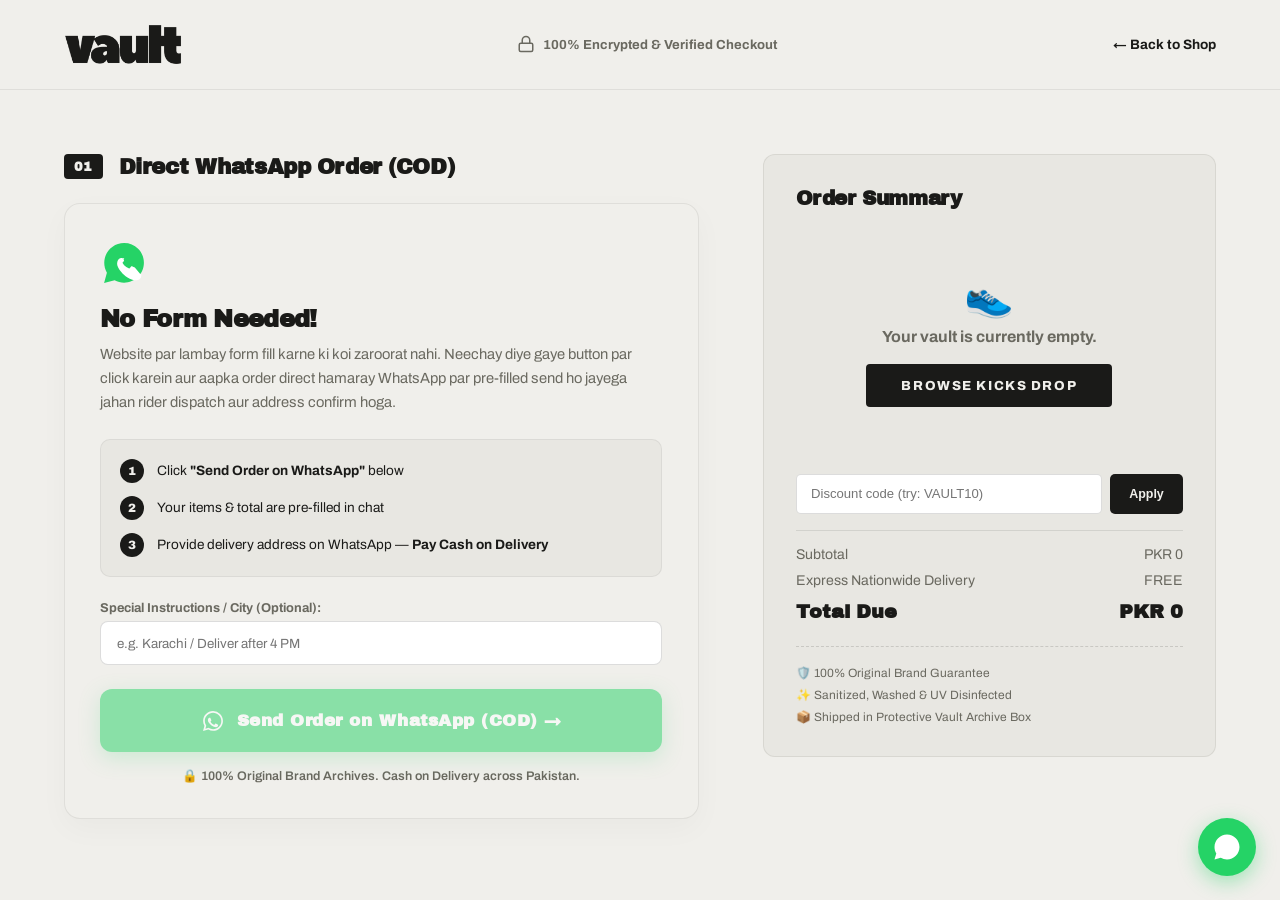
<file: vault/checkout.html>
<!DOCTYPE html>
<html lang="en">

<head>
    <meta charset="UTF-8" />
    <meta name="viewport" content="width=device-width, initial-scale=1.0" />
    <title>Secure Checkout — VAULT Archive</title>
    <link rel="preconnect" href="https://fonts.googleapis.com" />
    <link rel="preconnect" href="https://fonts.gstatic.com" crossorigin />
    <link
        href="https://fonts.googleapis.com/css2?family=Archivo+Black&family=Archivo:ital,wght@0,300;0,400;0,500;0,600;0,700;0,800;0,900;1,400;1,700;1,900&family=Outfit:wght@300;400;500;600;700;800;900&family=Space+Grotesk:wght@400;500;600;700&family=Syne:wght@700;800&display=swap"
        rel="stylesheet" />
    <link rel="stylesheet" href="style.css" />
</head>

<body>
    <!-- Cursor -->
    <div class="cursor" id="cursor"></div>
    <div class="cursor-follower" id="cursor-follower"></div>

    <!-- Header / Navbar Minimal -->
    <header class="checkout-navbar">
        <a href="index.html" class="nav-logo" aria-label="vault">
            <img src="images/vault_logo.png" alt="vault" class="nav-logo-img" />
        </a>
        <div class="checkout-secure-badge">
            <svg width="18" height="18" viewBox="0 0 24 24" fill="none" stroke="currentColor" stroke-width="2">
                <rect x="3" y="11" width="18" height="11" rx="2" ry="2" />
                <path d="M7 11V7a5 5 0 0110 0v4" />
            </svg>
            <span>100% Encrypted &amp; Verified Checkout</span>
        </div>
        <a href="index.html#products" class="checkout-back-link">← Back to Shop</a>
    </header>

    <main class="checkout-container">
        <!-- LEFT: ZERO FORM WHATSAPP HERO -->
        <div class="checkout-form-col checkout-wa-col">
            <div class="checkout-step-header">
                <span class="step-num">01</span>
                <h2>Direct WhatsApp Order (COD)</h2>
            </div>

            <div class="wa-order-hero-card">
                <div class="wa-hero-icon">
                    <svg width="48" height="48" viewBox="0 0 24 24" fill="none" xmlns="http://www.w3.org/2000/svg">
                        <path fill="#25D366" d="M12.04 2c-5.46 0-9.91 4.45-9.91 9.91 0 1.75.46 3.45 1.32 4.95L2.05 22l5.25-1.38c1.45.79 3.08 1.21 4.74 1.21 5.46 0 9.91-4.45 9.91-9.91 0-2.65-1.03-5.14-2.9-7.01A9.816 9.816 0 0 0 12.04 2z"/>
                        <path fill="#ffffff" fill-rule="evenodd" d="M17.52 14.33c-.22-.11-1.3-.64-1.5-.71-.2-.07-.35-.11-.5.11-.15.22-.59.71-.72.86-.14.15-.27.17-.49.06-.22-.11-.93-.34-1.77-1.09-.65-.58-1.09-1.3-1.22-1.52-.13-.22-.01-.34.1-.45.1-.1.22-.27.33-.4.11-.13.15-.22.22-.37.07-.15.04-.28-.02-.4-.06-.11-.5-.1.2-.7-.24-.2-.48-.2-.71-.02-.02-.02-.04-.04-.06-.06-.2-.2-.53-.2-.8-.2s-.71.1-.98.39c-.27.29-1.04 1.02-1.04 2.48s1.07 2.87 1.22 3.07c.15.2 2.1 3.2 5.09 4.49.71.31 1.27.49 1.7.63.71.23 1.36.2 1.87.12.57-.08 1.76-.72 2.01-1.42.25-.7.25-1.3.17-1.42-.07-.12-.27-.19-.49-.3z"/>
                    </svg>
                </div>
                <h3>No Form Needed!</h3>
                <p>Website par lambay form fill karne ki koi zaroorat nahi. Neechay diye gaye button par click karein aur aapka order direct hamaray WhatsApp par pre-filled send ho jayega jahan rider dispatch aur address confirm hoga.</p>

                <div class="wa-steps-list">
                    <div class="wa-step-item">
                        <span class="wa-step-badge">1</span>
                        <span>Click <strong>"Send Order on WhatsApp"</strong> below</span>
                    </div>
                    <div class="wa-step-item">
                        <span class="wa-step-badge">2</span>
                        <span>Your items &amp; total are pre-filled in chat</span>
                    </div>
                    <div class="wa-step-item">
                        <span class="wa-step-badge">3</span>
                        <span>Provide delivery address on WhatsApp — <strong>Pay Cash on Delivery</strong></span>
                    </div>
                </div>

                <div class="optional-note-wrap" style="margin-top: 1.5rem;">
                    <label for="c-optional-note" style="font-size:0.8rem; font-weight:700; color:var(--gray-400); margin-bottom:0.4rem; display:block;">Special Instructions / City (Optional):</label>
                    <input type="text" id="c-optional-note" placeholder="e.g. Karachi / Deliver after 4 PM" style="width:100%; padding:0.85rem 1rem; border-radius:8px; border:1px solid rgba(26,26,24,0.15); font-family:var(--font-main);" />
                </div>

                <button type="button" class="btn-whatsapp-big-cta" id="confirm-wa-order-btn">
                    <svg width="24" height="24" viewBox="0 0 24 24" fill="none" xmlns="http://www.w3.org/2000/svg">
                        <path fill-rule="evenodd" clip-rule="evenodd" d="M12.04 2c-5.46 0-9.91 4.45-9.91 9.91 0 1.75.46 3.45 1.32 4.95L2.05 22l5.25-1.38c1.45.79 3.08 1.21 4.74 1.21 5.46 0 9.91-4.45 9.91-9.91 0-2.65-1.03-5.14-2.9-7.01A9.816 9.816 0 0 0 12.04 2zm.01 1.67c4.56 0 8.25 3.69 8.25 8.24 0 4.56-3.69 8.25-8.25 8.25-1.48 0-2.93-.4-4.2-1.15l-.3-.18-3.12.82.83-3.04-.2-.31a8.19 8.19 0 0 1-1.26-4.39c0-4.55 3.69-8.24 8.25-8.24zm4.52 11.75c-.25-.12-1.47-.72-1.7-.8-.23-.08-.39-.12-.56.12-.17.25-.66.8-.81.97-.15.17-.3.19-.55.07-.25-.12-1.05-.39-2-1.23-.74-.66-1.23-1.47-1.38-1.72-.15-.25-.02-.38.11-.5.11-.11.25-.3.37-.45.12-.15.17-.25.25-.42.08-.17.04-.32-.02-.45-.07-.12-.56-1.36-.77-1.86-.2-.49-.41-.42-.56-.43h-.48c-.17 0-.44.06-.67.31-.23.25-.88.86-.88 2.1 0 1.24.9 2.45 1.03 2.62.13.17 1.78 2.72 4.31 3.81.6.26 1.07.42 1.44.54.6.19 1.15.16 1.58.1.48-.07 1.47-.6 1.68-1.18.21-.58.21-1.07.15-1.18-.06-.11-.23-.17-.48-.3z" fill="#ffffff"/>
                    </svg>
                    <span>Send Order on WhatsApp (COD) →</span>
                </button>

                <div class="wa-guarantee-note">
                    🔒 100% Original Brand Archives. Cash on Delivery across Pakistan.
                </div>
            </div>
        </div>

        <!-- RIGHT: ORDER SUMMARY -->
        <div class="checkout-summary-col">
            <div class="summary-card">
                <h3>Order Summary</h3>
                <div class="summary-items" id="summary-items-list">
                    <!-- Populated by JS -->
                </div>

                <!-- Promo Code -->
                <div class="promo-box">
                    <input type="text" id="promo-code" placeholder="Discount code (try: VAULT10)" />
                    <button type="button" id="apply-promo-btn">Apply</button>
                </div>
                <div id="promo-message" class="promo-msg"></div>

                <div class="summary-breakdown">
                    <div class="summary-row">
                        <span>Subtotal</span>
                        <span id="subtotal-val">PKR 0</span>
                    </div>
                    <div class="summary-row" id="discount-row" style="display:none; color:#2e7d32;">
                        <span>Thrift Discount (10%)</span>
                        <span id="discount-val">- PKR 0</span>
                    </div>
                    <div class="summary-row">
                        <span>Express Nationwide Delivery</span>
                        <span id="shipping-val">FREE</span>
                    </div>
                    <div class="summary-divider"></div>
                    <div class="summary-row total-row">
                        <span>Total Due</span>
                        <span id="total-val">PKR 0</span>
                    </div>
                </div>

                <div class="vault-order-perks">
                    <div class="o-perk"><span>🛡️</span> 100% Original Brand Guarantee</div>
                    <div class="o-perk"><span>✨</span> Sanitized, Washed &amp; UV Disinfected</div>
                    <div class="o-perk"><span>📦</span> Shipped in Protective Vault Archive Box</div>
                </div>
            </div>
        </div>
    </main>

    <!-- SUCCESS MODAL -->
    <div class="order-success-overlay" id="order-success-modal">
        <div class="order-success-box">
            <div class="success-icon">🎉</div>
            <div class="success-badge">ORDER CONFIRMED</div>
            <h2 id="modal-order-id">Order #VLT-XXXX</h2>
            <p class="success-msg">Your 1-of-1 thrifted piece has been locked in the Vault! We are packing your order now.</p>
            
            <div class="success-details-card" id="modal-summary-card">
                <!-- Injected by JS -->
            </div>

            <div class="success-actions">
                <a href="#" class="btn-whatsapp-confirm" id="modal-wa-btn" target="_blank">
                    📱 WhatsApp Order Confirmation
                </a>
                <a href="index.html" class="btn-ghost" style="text-align:center; display:block;">Return to Store</a>
            </div>
        </div>
    </div>

    <!-- Floating WhatsApp Widget -->
    <a href="https://wa.me/923700120493?text=Assalam-o-Alaikum%20VAULT!%20I%20need%20help%20with%20checkout." 
       class="whatsapp-float" 
       target="_blank" 
       aria-label="Chat on WhatsApp">
        <svg width="30" height="30" viewBox="0 0 24 24" fill="currentColor">
            <path d="M12.031 6.172c-3.181 0-5.767 2.586-5.768 5.766-.001 1.298.38 2.27 1.019 3.287l-.582 2.128 2.182-.573c.978.58 1.911.928 3.145.929 3.178 0 5.767-2.587 5.768-5.766.001-3.187-2.575-5.77-5.764-5.771zm3.392 8.244c-.144.405-.837.774-1.17.824-.299.045-.677.063-1.092-.069-.252-.08-.575-.187-.988-.365-1.739-.751-2.874-2.502-2.961-2.617-.087-.116-.708-.94-.708-1.793s.448-1.273.607-1.446c.159-.173.346-.217.462-.217l.332.007c.106.005.249-.04.39.298.144.347.491 1.2.534 1.287.043.087.072.188.014.304-.058.116-.087.188-.173.289l-.26.304c-.087.086-.177.18-.076.354.101.174.449.741.964 1.201.662.591 1.221.774 1.394.86s.275.072.376-.043c.101-.116.433-.506.549-.68.116-.173.231-.145.39-.087s1.011.477 1.184.564.289.13.332.202c.045.072.045.419-.1.824zM12 2C6.477 2 2 6.477 2 12c0 1.891.524 3.66 1.434 5.176L2 22l4.981-1.309A9.957 9.957 0 0012 22c5.523 0 10-4.477 10-10S17.523 2 12 2z"/>
        </svg>
    </a>

    <!-- Toast -->
    <div class="toast" id="toast"></div>

    <script src="products.js"></script>
    <script src="script.js"></script>
    <script>
        document.addEventListener('DOMContentLoaded', () => {
            let cart = JSON.parse(localStorage.getItem('vault_cart') || '[]');
            const itemsListEl = document.getElementById('summary-items-list');
            const subtotalValEl = document.getElementById('subtotal-val');
            const totalValEl = document.getElementById('total-val');
            const shippingValEl = document.getElementById('shipping-val');
            const discountRowEl = document.getElementById('discount-row');
            const discountValEl = document.getElementById('discount-val');
            const promoInputEl = document.getElementById('promo-code');
            const promoBtnEl = document.getElementById('apply-promo-btn');
            const promoMsgEl = document.getElementById('promo-message');

            let discountPercent = 0;

            function renderSummary() {
                const btnConfirm = document.getElementById('confirm-wa-order-btn');
                if (cart.length === 0) {
                    itemsListEl.innerHTML = `
                        <div style="padding: 2.5rem 0; text-align:center; color: var(--gray-400);">
                            <div style="font-size:2.5rem; margin-bottom:0.5rem;">👟</div>
                            <p style="font-weight:700;">Your vault is currently empty.</p>
                            <a href="index.html#products" class="btn-primary" style="margin-top:1.2rem; display:inline-block;">Browse Kicks Drop</a>
                        </div>`;
                    subtotalValEl.textContent = 'PKR 0';
                    totalValEl.textContent = 'PKR 0';
                    if (btnConfirm) {
                        btnConfirm.disabled = true;
                        btnConfirm.style.opacity = '0.5';
                        btnConfirm.style.pointerEvents = 'none';
                    }
                    return;
                }

                if (btnConfirm) {
                    btnConfirm.disabled = false;
                    btnConfirm.style.opacity = '1';
                    btnConfirm.style.pointerEvents = 'auto';
                }

                itemsListEl.innerHTML = cart.map((item, idx) => `
                    <div class="summary-item-row">
                        <img src="${item.image || 'images/shoe_1.png'}" alt="${item.name}" class="summary-item-img" />
                        <div class="summary-item-info">
                            <div class="summary-item-name">${item.name}</div>
                            <div class="summary-item-meta">${item.size || '1-of-1 Size'}</div>
                            <div class="summary-item-price">PKR ${item.price.toLocaleString('en-PK')}</div>
                        </div>
                        <button type="button" class="summary-remove-btn" onclick="removeItem(${idx})">✕</button>
                    </div>
                `).join('');

                const subtotal = cart.reduce((sum, item) => sum + item.price, 0);
                const discount = Math.round(subtotal * discountPercent);
                const shipping = 0; // Free express delivery
                const total = subtotal - discount + shipping;

                subtotalValEl.textContent = 'PKR ' + subtotal.toLocaleString('en-PK');
                shippingValEl.textContent = 'FREE';
                
                if (discount > 0) {
                    discountRowEl.style.display = 'flex';
                    discountValEl.textContent = '- PKR ' + discount.toLocaleString('en-PK');
                } else {
                    discountRowEl.style.display = 'none';
                }

                totalValEl.textContent = 'PKR ' + total.toLocaleString('en-PK');
            }

            window.removeItem = function(idx) {
                cart.splice(idx, 1);
                localStorage.setItem('vault_cart', JSON.stringify(cart));
                window.updateGlobalCart();
                renderSummary();
            };

            // Promo code logic
            if (promoBtnEl) {
                promoBtnEl.addEventListener('click', () => {
                    const code = promoInputEl.value.trim().toUpperCase();
                    if (code === 'VAULT10' || code === 'FIRSTDROP') {
                        discountPercent = 0.10;
                        promoMsgEl.textContent = '✓ 10% Thrift Grail Discount Applied!';
                        promoMsgEl.className = 'promo-msg success';
                    } else {
                        discountPercent = 0;
                        promoMsgEl.textContent = 'Invalid promo code. Use code "VAULT10" for 10% off.';
                        promoMsgEl.className = 'promo-msg error';
                    }
                    renderSummary();
                });
            }

            // Direct WhatsApp Order Trigger
            const confirmBtn = document.getElementById('confirm-wa-order-btn');
            if (confirmBtn) {
                confirmBtn.addEventListener('click', () => {
                    if (cart.length === 0) {
                        alert('Please add a sneaker to your cart first.');
                        return;
                    }

                    const subtotal = cart.reduce((sum, item) => sum + item.price, 0);
                    const discount = Math.round(subtotal * discountPercent);
                    const total = subtotal - discount;
                    const note = document.getElementById('c-optional-note')?.value.trim() || '';
                    const orderId = 'VLT-' + Math.floor(1000 + Math.random() * 9000);

                    // Save to DB for admin tracking
                    if (window.vaultDB) {
                        window.vaultDB.saveOrder({
                            id: orderId,
                            date: new Date().toISOString().split('T')[0],
                            customer: {
                                name: 'WhatsApp Direct Customer',
                                phone: 'Direct WhatsApp',
                                email: '',
                                address: note || 'To be shared on WhatsApp',
                                city: 'Pakistan'
                            },
                            items: [...cart],
                            subtotal,
                            discount,
                            shipping: 0,
                            total,
                            paymentMethod: 'Cash on Delivery (WhatsApp)',
                            status: 'Pending'
                        });
                    }

                    let extraInfo = `Order ID: #${orderId}`;
                    if (discount > 0) extraInfo += ` (Promo Applied: -PKR ${discount.toLocaleString('en-PK')})`;
                    if (note) extraInfo += ` | Customer Note: "${note}"`;

                    const waLink = window.vaultDB 
                        ? window.vaultDB.formatWhatsAppOrderLink(cart, extraInfo)
                        : `https://wa.me/923700120493`;

                    window.showGlobalToast('Opening WhatsApp to confirm order... 📱');
                    
                    // Clear cart
                    localStorage.removeItem('vault_cart');
                    window.updateGlobalCart();

                    setTimeout(() => {
                        window.open(waLink, '_blank');
                    }, 400);
                });
            }

            renderSummary();
        });
    </script>
</body>

</html>
</file>
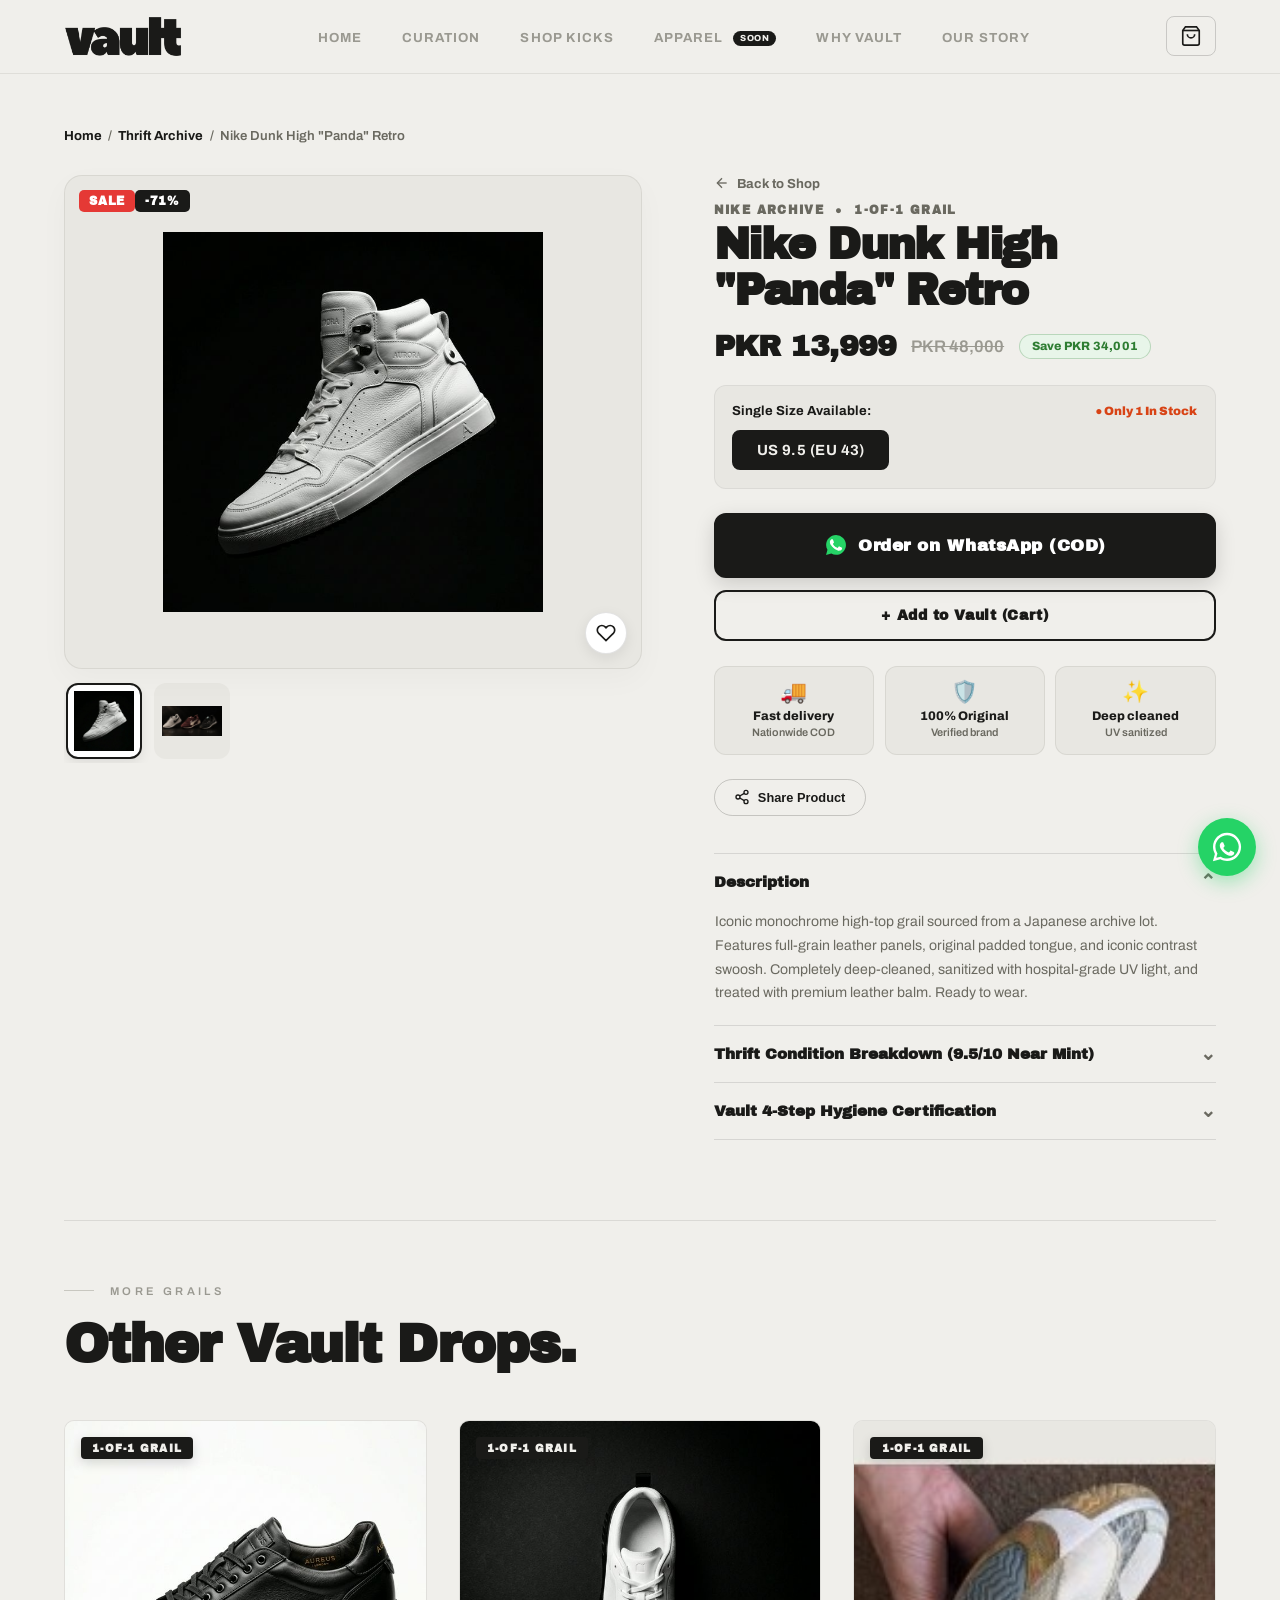
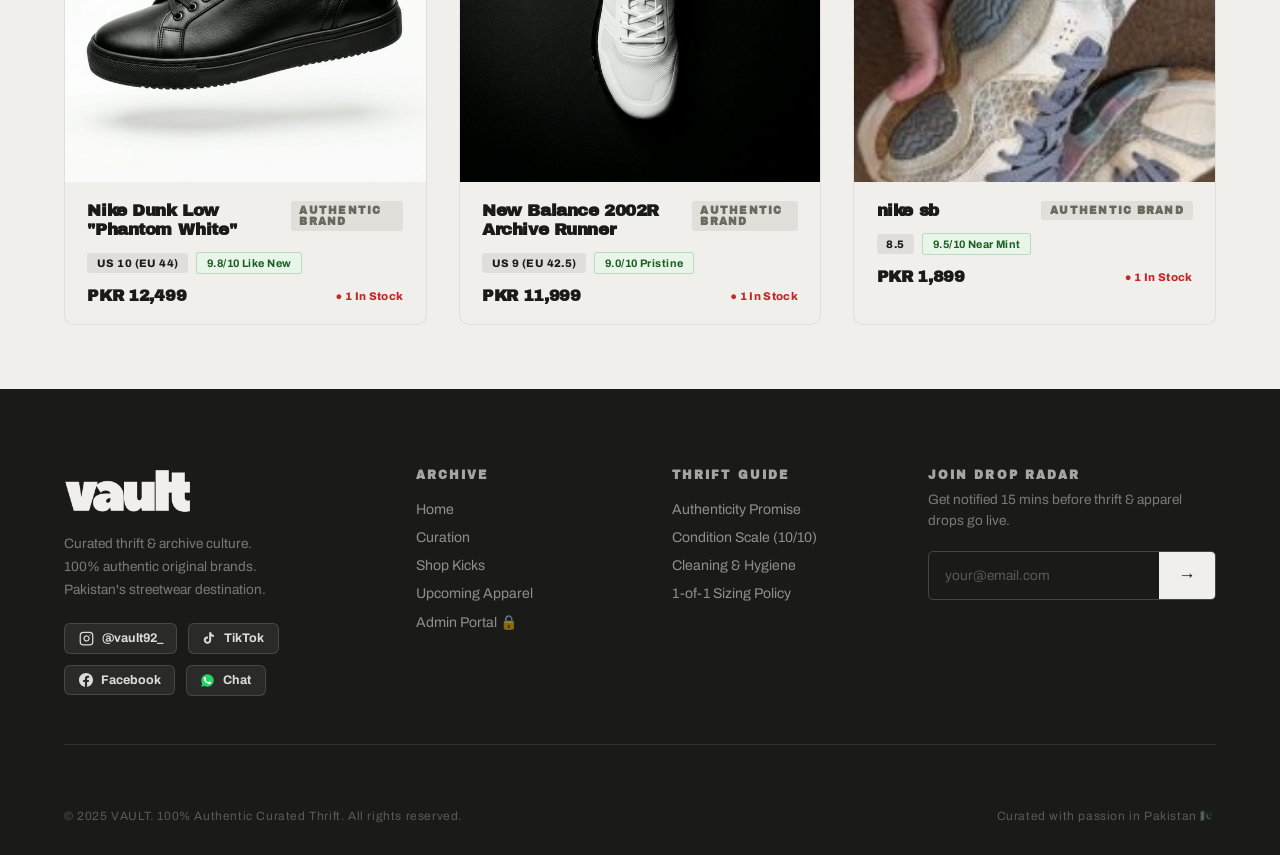
<file: vault/product.html>
<!DOCTYPE html>
<html lang="en">

<head>
    <meta charset="UTF-8" />
    <meta name="viewport" content="width=device-width, initial-scale=1.0" />
    <title>Product Details — VAULT Archive</title>
    <link rel="preconnect" href="https://fonts.googleapis.com" />
    <link rel="preconnect" href="https://fonts.gstatic.com" crossorigin />
    <link
        href="https://fonts.googleapis.com/css2?family=Archivo+Black&family=Archivo:ital,wght@0,300;0,400;0,500;0,600;0,700;0,800;0,900;1,400;1,700;1,900&family=Outfit:wght@300;400;500;600;700;800;900&family=Space+Grotesk:wght@400;500;600;700&family=Syne:wght@700;800&display=swap"
        rel="stylesheet" />
    <link rel="stylesheet" href="style.css?v=3.1" />
</head>

<body>
    <!-- Cursor -->
    <div class="cursor" id="cursor"></div>
    <div class="cursor-follower" id="cursor-follower"></div>

    <!-- Navbar -->
    <nav class="navbar scrolled" id="navbar">
        <a href="index.html#home" class="nav-logo" aria-label="vault">
            <img src="images/vault_logo.png" alt="vault" class="nav-logo-img" />
        </a>
        <ul class="nav-links">
            <li><a href="index.html#home">Home</a></li>
            <li><a href="index.html#collection">Curation</a></li>
            <li><a href="index.html#products">Shop Kicks</a></li>
            <li><a href="index.html#apparel">Apparel <span class="nav-pill-soon">Soon</span></a></li>
            <li><a href="index.html#why-us">Why Vault</a></li>
            <li><a href="index.html#about">Our Story</a></li>
        </ul>
        <div class="nav-actions">
            <button class="nav-cart" id="cart-btn" aria-label="Cart">
                <svg width="22" height="22" viewBox="0 0 24 24" fill="none" stroke="currentColor" stroke-width="1.8">
                    <path d="M6 2L3 6v14a2 2 0 002 2h14a2 2 0 002-2V6l-3-4z" />
                    <line x1="3" y1="6" x2="21" y2="6" />
                    <path d="M16 10a4 4 0 01-8 0" />
                </svg>
                <span class="cart-count" id="cart-count">0</span>
            </button>
            <button class="hamburger" id="hamburger" aria-label="Menu">
                <span></span><span></span><span></span>
            </button>
        </div>
    </nav>

    <!-- Mobile Menu Overlay & Drawer -->
    <div class="menu-overlay" id="menu-overlay"></div>
    <div class="mobile-menu" id="mobile-menu">
        <div class="mobile-menu-header">
            <a href="index.html#home" class="mobile-menu-logo-link" aria-label="vault">
                <img src="images/vault_logo.png" alt="vault" class="mobile-menu-logo" />
            </a>
            <button class="mobile-menu-close" id="mobile-menu-close" aria-label="Close menu">✕</button>
        </div>
        <div class="mobile-menu-body">
            <span class="mobile-menu-label">Navigation</span>
            <ul class="mobile-nav-list">
                <li><a href="index.html#home" class="mobile-link"><span>Home</span></a></li>
                <li><a href="index.html#collection" class="mobile-link"><span>Curation</span></a></li>
                <li><a href="index.html#products" class="mobile-link"><span>Shop Kicks</span></a></li>
                <li><a href="index.html#apparel" class="mobile-link"><span>Upcoming Apparel</span><span
                            class="nav-pill-soon">Soon</span></a></li>
                <li><a href="index.html#why-us" class="mobile-link"><span>Why Vault</span></a></li>
                <li><a href="index.html#about" class="mobile-link"><span>Our Story</span></a></li>
            </ul>
        </div>
        <div class="mobile-menu-footer">
            <a href="https://wa.me/923700120493" target="_blank" rel="noopener noreferrer" class="mobile-menu-wa-btn">
                <img src="images/whatsapp.svg" width="18" height="18" alt="WhatsApp" />
                <span>Order on WhatsApp</span>
            </a>
            <div class="mobile-menu-socials">
                <a href="https://www.instagram.com/vault92_?exln=aHdwZXp4M21xdnBr" target="_blank"
                    rel="noopener noreferrer" class="mobile-social-link">
                    <svg width="15" height="15" viewBox="0 0 24 24" fill="none" stroke="currentColor" stroke-width="2"
                        stroke-linecap="round" stroke-linejoin="round">
                        <rect x="2" y="2" width="20" height="20" rx="5" ry="5"></rect>
                        <path d="M16 11.37A4 4 0 1 1 12.63 8 4 4 0 0 1 16 11.37z"></path>
                        <line x1="17.5" y1="6.5" x2="17.51" y2="6.5"></line>
                    </svg>
                    <span>Instagram</span>
                </a>
                <a href="https://www.tiktok.com/@vault92_?_r=1&_t=ZS-9AwJBgUYPn3" target="_blank"
                    rel="noopener noreferrer" class="mobile-social-link">
                    <svg width="15" height="15" viewBox="0 0 24 24" fill="currentColor">
                        <path
                            d="M19.59 6.69a4.83 4.83 0 0 1-3.77-4.25V2h-3.45v13.67a2.89 2.89 0 0 1-5.2 1.74 2.89 2.89 0 0 1 2.31-4.64c.29 0 .58.04.85.12V9.4a6.33 6.33 0 0 0-1-.08A6.34 6.34 0 0 0 3 15.66a6.34 6.34 0 0 0 10.82 4.47 6.27 6.27 0 0 0 1.86-4.46V8.71a8.21 8.21 0 0 0 4.91 1.63v-3.65z" />
                    </svg>
                    <span>TikTok</span>
                </a>
                <a href="https://www.facebook.com/share/1DsvDWXAj4/?mibextid=wwXIfr" target="_blank"
                    rel="noopener noreferrer" class="mobile-social-link">
                    <svg width="15" height="15" viewBox="0 0 24 24" fill="currentColor">
                        <path
                            d="M24 12.073c0-6.627-5.373-12-12-12s-12 5.373-12 12c0 5.99 4.388 10.954 10.125 11.854v-8.385H7.078v-3.47h3.047V9.43c0-3.007 1.792-4.669 4.533-4.669 1.312 0 2.686.235 2.686.235v2.953H15.83c-1.491 0-1.956.925-1.956 1.874v2.25h3.328l-.532 3.47h-2.796v8.385C19.612 23.027 24 18.062 24 12.073z" />
                    </svg>
                    <span>Facebook</span>
                </a>
            </div>
            <div class="mobile-menu-badge">100% Curated Thrift Kicks</div>
        </div>
    </div>

    <!-- Cart Sidebar -->
    <div class="cart-overlay" id="cart-overlay"></div>
    <div class="cart-sidebar" id="cart-sidebar">
        <div class="cart-header">
            <h3>Your Cart</h3>
            <button class="cart-close" id="cart-close">✕</button>
        </div>
        <div class="cart-items" id="cart-items"></div>
        <div class="cart-footer" id="cart-footer" style="display:none">
            <div class="cart-total">
                <span>Total</span>
                <span id="cart-total-price">PKR 0</span>
            </div>
            <button class="btn-checkout btn-whatsapp-checkout" id="cart-checkout-wa-btn">
                <svg width="22" height="22" viewBox="0 0 24 24" fill="none" xmlns="http://www.w3.org/2000/svg">
                    <path fill-rule="evenodd" clip-rule="evenodd"
                        d="M12.04 2c-5.46 0-9.91 4.45-9.91 9.91 0 1.75.46 3.45 1.32 4.95L2.05 22l5.25-1.38c1.45.79 3.08 1.21 4.74 1.21 5.46 0 9.91-4.45 9.91-9.91 0-2.65-1.03-5.14-2.9-7.01A9.816 9.816 0 0 0 12.04 2zm.01 1.67c4.56 0 8.25 3.69 8.25 8.24 0 4.56-3.69 8.25-8.25 8.25-1.48 0-2.93-.4-4.2-1.15l-.3-.18-3.12.82.83-3.04-.2-.31a8.19 8.19 0 0 1-1.26-4.39c0-4.55 3.69-8.24 8.25-8.24zm4.52 11.75c-.25-.12-1.47-.72-1.7-.8-.23-.08-.39-.12-.56.12-.17.25-.66.8-.81.97-.15.17-.3.19-.55.07-.25-.12-1.05-.39-2-1.23-.74-.66-1.23-1.47-1.38-1.72-.15-.25-.02-.38.11-.5.11-.11.25-.3.37-.45.12-.15.17-.25.25-.42.08-.17.04-.32-.02-.45-.07-.12-.56-1.36-.77-1.86-.2-.49-.41-.42-.56-.43h-.48c-.17 0-.44.06-.67.31-.23.25-.88.86-.88 2.1 0 1.24.9 2.45 1.03 2.62.13.17 1.78 2.72 4.31 3.81.6.26 1.07.42 1.44.54.6.19 1.15.16 1.58.1.48-.07 1.47-.6 1.68-1.18.21-.58.21-1.07.15-1.18-.06-.11-.23-.17-.48-.3z"
                        fill="#ffffff" />
                </svg>
                <span>Order on WhatsApp (COD)</span>
            </button>
        </div>
    </div>

    <!-- MAIN PRODUCT DETAIL -->
    <main class="product-page-main">
        <div class="product-breadcrumb">
            <a href="index.html">Home</a> &nbsp;/&nbsp; <a href="index.html#products">Thrift Archive</a> &nbsp;/&nbsp;
            <span id="breadcrumb-title">Product Details</span>
        </div>

        <div class="product-detail-container" id="product-detail-content">
            <!-- Dynamically populated by JS -->
            <div style="text-align:center; padding: 5rem 0;">Loading product details...</div>
        </div>

        <!-- RELATED DROPS -->
        <section class="related-drops-section">
            <div class="section-label">More Grails</div>
            <h2 class="section-title">Other Vault Drops.</h2>
            <div class="products-grid" id="related-products-grid"></div>
        </section>
    </main>

    <!-- Floating WhatsApp Widget -->
    <a href="https://wa.me/923700120493?text=Assalam-o-Alaikum%20VAULT!%20I%20want%20to%20inquire%20about%20a%20thrifted%20sneaker%20drop."
        class="whatsapp-float" target="_blank" aria-label="Chat on WhatsApp">
        <svg width="34" height="34" viewBox="0 0 24 24" fill="none" xmlns="http://www.w3.org/2000/svg">
            <path fill-rule="evenodd" clip-rule="evenodd"
                d="M12.04 2c-5.46 0-9.91 4.45-9.91 9.91 0 1.75.46 3.45 1.32 4.95L2.05 22l5.25-1.38c1.45.79 3.08 1.21 4.74 1.21 5.46 0 9.91-4.45 9.91-9.91 0-2.65-1.03-5.14-2.9-7.01A9.816 9.816 0 0 0 12.04 2zm.01 1.67c4.56 0 8.25 3.69 8.25 8.24 0 4.56-3.69 8.25-8.25 8.25-1.48 0-2.93-.4-4.2-1.15l-.3-.18-3.12.82.83-3.04-.2-.31a8.19 8.19 0 0 1-1.26-4.39c0-4.55 3.69-8.24 8.25-8.24zm4.52 11.75c-.25-.12-1.47-.72-1.7-.8-.23-.08-.39-.12-.56.12-.17.25-.66.8-.81.97-.15.17-.3.19-.55.07-.25-.12-1.05-.39-2-1.23-.74-.66-1.23-1.47-1.38-1.72-.15-.25-.02-.38.11-.5.11-.11.25-.3.37-.45.12-.15.17-.25.25-.42.08-.17.04-.32-.02-.45-.07-.12-.56-1.36-.77-1.86-.2-.49-.41-.42-.56-.43h-.48c-.17 0-.44.06-.67.31-.23.25-.88.86-.88 2.1 0 1.24.9 2.45 1.03 2.62.13.17 1.78 2.72 4.31 3.81.6.26 1.07.42 1.44.54.6.19 1.15.16 1.58.1.48-.07 1.47-.6 1.68-1.18.21-.58.21-1.07.15-1.18-.06-.11-.23-.17-.48-.3z"
                fill="#ffffff" />
        </svg>
    </a>

    <!-- FOOTER -->
    <footer class="footer">
        <div class="footer-top">
            <div class="footer-brand">
                <a href="index.html#home" class="footer-logo" aria-label="vault">
                    <img src="images/vault_logo_white.png" alt="vault" class="footer-logo-img" />
                </a>
                <p>Curated thrift &amp; archive culture.<br />100% authentic original brands.<br />Pakistan's streetwear
                    destination.</p>
                <div class="footer-social-row">
                    <a href="https://www.instagram.com/vault92_?exln=aHdwZXp4M21xdnBr" target="_blank"
                        rel="noopener noreferrer" class="footer-social-btn footer-social-ig"
                        aria-label="Instagram @vault92_">
                        <svg width="15" height="15" viewBox="0 0 24 24" fill="none" stroke="currentColor"
                            stroke-width="2" stroke-linecap="round" stroke-linejoin="round">
                            <rect x="2" y="2" width="20" height="20" rx="5" ry="5"></rect>
                            <path d="M16 11.37A4 4 0 1 1 12.63 8 4 4 0 0 1 16 11.37z"></path>
                            <line x1="17.5" y1="6.5" x2="17.51" y2="6.5"></line>
                        </svg>
                        <span>@vault92_</span>
                    </a>
                    <a href="https://www.tiktok.com/@vault92_?_r=1&_t=ZS-9AwJBgUYPn3" target="_blank"
                        rel="noopener noreferrer" class="footer-social-btn footer-social-tt"
                        aria-label="TikTok @vault92_">
                        <svg width="14" height="14" viewBox="0 0 24 24" fill="currentColor">
                            <path
                                d="M19.59 6.69a4.83 4.83 0 0 1-3.77-4.25V2h-3.45v13.67a2.89 2.89 0 0 1-5.2 1.74 2.89 2.89 0 0 1 2.31-4.64c.29 0 .58.04.85.12V9.4a6.33 6.33 0 0 0-1-.08A6.34 6.34 0 0 0 3 15.66a6.34 6.34 0 0 0 10.82 4.47 6.27 6.27 0 0 0 1.86-4.46V8.71a8.21 8.21 0 0 0 4.91 1.63v-3.65z" />
                        </svg>
                        <span>TikTok</span>
                    </a>
                    <a href="https://www.facebook.com/share/1DsvDWXAj4/?mibextid=wwXIfr" target="_blank"
                        rel="noopener noreferrer" class="footer-social-btn footer-social-fb" aria-label="Facebook Page">
                        <svg width="14" height="14" viewBox="0 0 24 24" fill="currentColor">
                            <path
                                d="M24 12.073c0-6.627-5.373-12-12-12s-12 5.373-12 12c0 5.99 4.388 10.954 10.125 11.854v-8.385H7.078v-3.47h3.047V9.43c0-3.007 1.792-4.669 4.533-4.669 1.312 0 2.686.235 2.686.235v2.953H15.83c-1.491 0-1.956.925-1.956 1.874v2.25h3.328l-.532 3.47h-2.796v8.385C19.612 23.027 24 18.062 24 12.073z" />
                        </svg>
                        <span>Facebook</span>
                    </a>
                    <a href="https://wa.me/923700120493" target="_blank" rel="noopener noreferrer"
                        class="footer-social-btn footer-social-wa" aria-label="WhatsApp">
                        <img src="images/whatsapp.svg" width="15" height="15" alt="WhatsApp" />
                        <span>Chat</span>
                    </a>
                </div>
            </div>
            <div class="footer-links">
                <h5>Archive</h5>
                <ul>
                    <li><a href="index.html#home">Home</a></li>
                    <li><a href="index.html#collection">Curation</a></li>
                    <li><a href="index.html#products">Shop Kicks</a></li>
                    <li><a href="index.html#apparel">Upcoming Apparel</a></li>
                    <li><a href="admin.html">Admin Portal 🔒</a></li>
                </ul>
            </div>
            <div class="footer-links">
                <h5>Thrift Guide</h5>
                <ul>
                    <li><a href="index.html#why-us">Authenticity Promise</a></li>
                    <li><a href="index.html#why-us">Condition Scale (10/10)</a></li>
                    <li><a href="index.html#why-us">Cleaning &amp; Hygiene</a></li>
                    <li><a href="index.html#why-us">1-of-1 Sizing Policy</a></li>
                </ul>
            </div>
            <div class="footer-newsletter">
                <h5>Join Drop Radar</h5>
                <p>Get notified 15 mins before thrift &amp; apparel drops go live.</p>
                <div class="newsletter-form">
                    <input type="email" id="newsletter-email" placeholder="your@email.com" />
                    <button id="newsletter-btn">→</button>
                </div>
            </div>
        </div>
        <div class="footer-bottom">
            <span>© 2025 VAULT. 100% Authentic Curated Thrift. All rights reserved.</span>
            <span>Curated with passion in Pakistan 🇵🇰</span>
        </div>
    </footer>

    <!-- Toast -->
    <div class="toast" id="toast"></div>

    <script src="products.js?v=3.1"></script>
    <script src="script.js?v=3.1"></script>
    <script>
        document.addEventListener('DOMContentLoaded', () => {
            const urlParams = new URLSearchParams(window.location.search);
            const productId = urlParams.get('id') || 1;
            let product = window.vaultDB.getProductById(productId);

            if (!product && window.vaultDB && typeof window.vaultDB.syncFromCloud === 'function') {
                window.vaultDB.syncFromCloud().then(() => {
                    const fetched = window.vaultDB.getProductById(productId);
                    if (fetched) {
                        window.location.reload();
                    }
                });
            }

            if (!product) {
                product = window.vaultDB.getProducts()[0];
            }

            if (!product) {
                document.getElementById('product-detail-content').innerHTML = `
                    <div style="text-align:center; padding: 4rem;">
                        <h2>Product Not Found</h2>
                        <a href="index.html#products" class="btn-primary" style="margin-top:1.5rem;">Return to Shop</a>
                    </div>`;
                return;
            }

            document.title = `${product.name} — VAULT Archive`;
            document.getElementById('breadcrumb-title').textContent = product.name;

            const savings = product.originalPrice ? Math.round(((product.originalPrice - product.price) / product.originalPrice) * 100) : null;
            const savingsAmount = product.originalPrice ? (product.originalPrice - product.price) : null;

            const condDetails = product.conditionDetails || {
                upper: '9.5/10 Pristine leather',
                midsole: '9.5/10 Bright & un-scuffed',
                outsole: '9.2/10 Minimal star wear',
                insole: 'Original clean, sanitized',
                box: 'Vault Archive Box'
            };

            const allImages = (product.images && Array.isArray(product.images) && product.images.length > 0)
                ? product.images
                : [product.image || 'images/shoe_1.png'];
            const mainImg = allImages[0];
            const thumbnails = allImages;

            const html = `
                <!-- 1. MEDIA GALLERY CARD (Exact Video Style) -->
                <div class="product-gallery-col">
                    <div class="product-main-view">
                        <span class="product-badge-sale">Sale</span>
                        ${savings ? `<span class="product-badge-discount">-${savings}%</span>` : ''}
                        
                        <img src="${mainImg}" alt="${product.name}" class="product-view-img" id="main-view-img" />
                        
                        <button class="btn-wishlist-heart" id="wishlist-btn" aria-label="Add to Wishlist">
                            <svg width="20" height="20" viewBox="0 0 24 24" fill="none" stroke="currentColor" stroke-width="2">
                                <path d="M20.84 4.61a5.5 5.5 0 0 0-7.78 0L12 5.67l-1.06-1.06a5.5 5.5 0 0 0-7.78 7.78l1.06 1.06L12 21.23l7.78-7.78 1.06-1.06a5.5 5.5 0 0 0 0-7.78z"/>
                            </svg>
                        </button>
                    </div>

                    <!-- Horizontal Thumbnails Strip (Video Style) -->
                    ${thumbnails.length > 1 ? `
                    <div class="thumbnails-scroll-strip">
                        ${thumbnails.map((t, idx) => `
                            <div class="thumb-item ${idx === 0 ? 'active' : ''}" onclick="switchThumb(this, '${t}')">
                                <img src="${t}" alt="${product.name} angle ${idx + 1}" />
                            </div>
                        `).join('')}
                    </div>
                    ` : ''}
                </div>

                <!-- 2. PRODUCT INFO SEQUENCE (Exact Video Style) -->
                <div class="product-info-col">
                    <a href="index.html#products" class="p-back-link">
                        <svg width="16" height="16" viewBox="0 0 24 24" fill="none" stroke="currentColor" stroke-width="2">
                            <line x1="19" y1="12" x2="5" y2="12"></line>
                            <polyline points="12 19 5 12 12 5"></polyline>
                        </svg>
                        <span>Back to Shop</span>
                    </a>

                    <div class="p-category-subtitle">${product.brand.toUpperCase()} ARCHIVE &nbsp;●&nbsp; 1-OF-1 GRAIL</div>
                    <h1 class="p-title">${product.name}</h1>

                    <!-- Price Row with Strikethrough & Savings Pill -->
                    <div class="p-price-row">
                        <span class="p-price">PKR ${product.price.toLocaleString('en-PK')}</span>
                        ${product.originalPrice ? `<span class="p-retail">PKR ${product.originalPrice.toLocaleString('en-PK')}</span>` : ''}
                        ${savingsAmount ? `<span class="p-saving-pill">Save PKR ${savingsAmount.toLocaleString('en-PK')}</span>` : ''}
                    </div>

                    <!-- Size Selection Spec -->
                    <div class="p-size-block">
                        <div class="p-size-header">
                            <span>Single Size Available:</span>
                            <span class="stock-pulse-label">● Only 1 In Stock</span>
                        </div>
                        <div class="size-boxes-row">
                            <div class="size-box active">
                                <strong>${product.size}</strong>
                            </div>
                        </div>
                    </div>

                    <!-- Primary Action: Direct WhatsApp Order (No Form) -->
                    <div class="p-cta-group">
                        <button class="btn-buy-now-prominent btn-buy-now-wa" id="p-buy-now-btn">
                            <svg width="24" height="24" viewBox="0 0 24 24" xmlns="http://www.w3.org/2000/svg" style="flex-shrink:0;">
                                <path fill="#25D366" d="M12.04 2c-5.46 0-9.91 4.45-9.91 9.91 0 1.75.46 3.45 1.32 4.95L2.05 22l5.25-1.38c1.45.79 3.08 1.21 4.74 1.21 5.46 0 9.91-4.45 9.91-9.91 0-2.65-1.03-5.14-2.9-7.01A9.816 9.816 0 0 0 12.04 2z"/>
                                <path fill="#ffffff" d="M17.472 14.382c-.301-.15-1.78-.879-2.056-.979-.275-.1-.475-.15-.676.15-.2.3-.777.979-.953 1.18-.175.2-.351.224-.652.074-.3-.15-1.267-.468-2.414-1.491-.894-.797-1.498-1.782-1.674-2.083-.175-.301-.019-.464.132-.614.136-.135.301-.35.452-.525.15-.175.2-.3.301-.5.1-.2.05-.375-.025-.525-.075-.15-.676-1.63-.927-2.235-.244-.59-.493-.51-.676-.52-.175-.01-.375-.01-.576-.01-.2 0-.525.075-.8.375-.275.3-1.052 1.028-1.052 2.508s1.077 2.909 1.227 3.11c.15.2 2.119 3.237 5.134 4.542.718.31 1.278.496 1.716.635.722.23 1.378.197 1.9.12.58-.087 1.78-.727 2.03-1.428.25-.701.25-1.303.175-1.428-.075-.125-.275-.2-.576-.35z"/>
                            </svg>
                            <span>Order on WhatsApp (COD)</span>
                        </button>
                        <button class="btn-add-vault-secondary" id="p-add-cart-btn" data-id="${product.id}">
                            <span>+ Add to Vault (Cart)</span>
                        </button>
                    </div>

                    <!-- 3 Trust Cards Row (Exact Video Style) -->
                    <div class="trust-cards-row">
                        <div class="trust-card">
                            <div class="trust-icon">🚚</div>
                            <div class="trust-title">Fast delivery</div>
                            <div class="trust-sub">Nationwide COD</div>
                        </div>
                        <div class="trust-card">
                            <div class="trust-icon">🛡️</div>
                            <div class="trust-title">100% Original</div>
                            <div class="trust-sub">Verified brand</div>
                        </div>
                        <div class="trust-card">
                            <div class="trust-icon">✨</div>
                            <div class="trust-title">Deep cleaned</div>
                            <div class="trust-sub">UV sanitized</div>
                        </div>
                    </div>

                    <!-- Share Button (Video Style) -->
                    <div class="p-share-row">
                        <button class="btn-share-product" id="share-btn">
                            <svg width="16" height="16" viewBox="0 0 24 24" fill="none" stroke="currentColor" stroke-width="2">
                                <circle cx="18" cy="5" r="3"></circle>
                                <circle cx="6" cy="12" r="3"></circle>
                                <circle cx="18" cy="19" r="3"></circle>
                                <line x1="8.59" y1="13.51" x2="15.42" y2="17.49"></line>
                                <line x1="15.41" y1="6.51" x2="8.59" y2="10.49"></line>
                            </svg>
                            <span>Share Product</span>
                        </button>
                    </div>

                    <!-- Collapsible Accordions (Video Style) -->
                    <div class="accordion-list">
                        <!-- Accordion 1: Description -->
                        <div class="accordion-item open">
                            <button class="accordion-header" onclick="toggleAccordion(this)">
                                <span>Description</span>
                                <span class="accordion-chevron">⌃</span>
                            </button>
                            <div class="accordion-body">
                                <p>${product.description || 'Rare silhouette curated for those who love authentic streetwear. Verified original materials, restored leather, and ready to wear.'}</p>
                            </div>
                        </div>

                        <!-- Accordion 2: Condition Breakdown -->
                        <div class="accordion-item">
                            <button class="accordion-header" onclick="toggleAccordion(this)">
                                <span>Thrift Condition Breakdown (${product.condition})</span>
                                <span class="accordion-chevron">⌄</span>
                            </button>
                            <div class="accordion-body">
                                <div class="condition-table">
                                    <div class="cond-row"><span>Upper Leather / Mesh</span><strong>${condDetails.upper}</strong></div>
                                    <div class="cond-row"><span>Midsole / Cushioning</span><strong>${condDetails.midsole}</strong></div>
                                    <div class="cond-row"><span>Outsole / Stars</span><strong>${condDetails.outsole}</strong></div>
                                    <div class="cond-row"><span>Insole &amp; Interior</span><strong>${condDetails.insole}</strong></div>
                                    <div class="cond-row"><span>Packaging</span><strong>${condDetails.box}</strong></div>
                                </div>
                            </div>
                        </div>

                        <!-- Accordion 3: 4-Step Hygiene Wash -->
                        <div class="accordion-item">
                            <button class="accordion-header" onclick="toggleAccordion(this)">
                                <span>Vault 4-Step Hygiene Certification</span>
                                <span class="accordion-chevron">⌄</span>
                            </button>
                            <div class="accordion-body">
                                <ul class="hygiene-list">
                                    <li><strong>✓ Authenticity Verified:</strong> Multi-point check on stitching, internal tags &amp; serial codes.</li>
                                    <li><strong>✓ Hospital-Grade UV Sanitized:</strong> 100% bacteria &amp; odor-free.</li>
                                    <li><strong>✓ Deep Steam Washed:</strong> Professional sole extraction &amp; gentle interior cleanse.</li>
                                    <li><strong>✓ Leather Conditioned:</strong> Treated with protective natural oils to preserve suppleness.</li>
                                </ul>
                            </div>
                        </div>
                    </div>

                </div>
            `;

            document.getElementById('product-detail-content').innerHTML = html;

            // Thumbnail Switcher
            window.switchThumb = function (el, src) {
                document.querySelectorAll('.thumb-item').forEach(t => t.classList.remove('active'));
                el.classList.add('active');
                document.getElementById('main-view-img').src = src;
            };

            // Accordion Toggle
            window.toggleAccordion = function (headerBtn) {
                const item = headerBtn.closest('.accordion-item');
                const isOpen = item.classList.contains('open');
                item.classList.toggle('open');
                headerBtn.querySelector('.accordion-chevron').textContent = isOpen ? '⌄' : '⌃';
            };

            // Wishlist Toggle
            const wishlistBtn = document.getElementById('wishlist-btn');
            if (wishlistBtn) {
                wishlistBtn.addEventListener('click', () => {
                    wishlistBtn.classList.toggle('active');
                    if (wishlistBtn.classList.contains('active')) {
                        window.showGlobalToast('Added to your Wishlist ❤️');
                    } else {
                        window.showGlobalToast('Removed from Wishlist');
                    }
                });
            }

            // Share Button
            const shareBtn = document.getElementById('share-btn');
            if (shareBtn) {
                shareBtn.addEventListener('click', () => {
                    if (navigator.share) {
                        navigator.share({
                            title: product.name,
                            text: `Check out this 1-of-1 thrift grail on VAULT: ${product.name}`,
                            url: window.location.href
                        }).catch(() => { });
                    } else {
                        navigator.clipboard.writeText(window.location.href);
                        window.showGlobalToast('Product link copied to clipboard! 📋');
                    }
                });
            }

            // Bind Add to Cart
            document.getElementById('p-add-cart-btn').addEventListener('click', () => {
                let cart = JSON.parse(localStorage.getItem('vault_cart') || '[]');
                cart.push({ id: product.id, name: product.name, price: product.price, size: product.size, image: product.image });
                localStorage.setItem('vault_cart', JSON.stringify(cart));
                window.updateGlobalCart();
                window.showGlobalToast(`${product.name} added to Vault!`);
            });

            // Bind Buy Now -> Opens WhatsApp directly (Zero Form)
            document.getElementById('p-buy-now-btn').addEventListener('click', () => {
                const orderId = 'VLT-' + Math.floor(1000 + Math.random() * 9000);

                // Track in VaultDB orders for admin dashboard
                if (window.vaultDB) {
                    window.vaultDB.saveOrder({
                        id: orderId,
                        date: new Date().toISOString().split('T')[0],
                        customer: {
                            name: 'WhatsApp Customer',
                            phone: 'Direct WhatsApp',
                            email: '',
                            address: 'To be provided on WhatsApp',
                            city: 'Pakistan'
                        },
                        items: [{
                            id: product.id,
                            name: product.name,
                            price: product.price,
                            size: product.size,
                            image: product.image
                        }],
                        subtotal: product.price,
                        shipping: 0,
                        total: product.price,
                        paymentMethod: 'Cash on Delivery (WhatsApp)',
                        status: 'Pending'
                    });
                }

                const waLink = window.vaultDB
                    ? window.vaultDB.formatWhatsAppOrderLink([{
                        name: product.name,
                        price: product.price,
                        size: product.size,
                        condition: product.condition
                    }], `Order ID: #${orderId}`)
                    : `https://wa.me/923700120493`;

                window.showGlobalToast('Opening WhatsApp to confirm order... 📱');
                setTimeout(() => {
                    window.open(waLink, '_blank');
                }, 350);
            });

            // Populate Related Products
            const allProducts = window.vaultDB.getProducts().filter(p => String(p.id) !== String(product.id));
            const relatedGrid = document.getElementById('related-products-grid');
            if (allProducts.length > 0) {
                relatedGrid.innerHTML = allProducts.slice(0, 3).map(p => `
                    <div class="product-card" onclick="window.location.href='product.html?id=${p.id}'" style="cursor:pointer;">
                        <div class="product-img-wrap">
                            <span class="product-badge-thrift">${p.badge || '1-of-1'}</span>
                            <img src="${(p.images && p.images[0]) || p.image || 'images/shoe_1.png'}" alt="${p.name}" />
                            <div class="product-overlay">
                                <button class="btn-addcart" onclick="event.stopPropagation(); window.quickAddToCart(${p.id})">Add to Cart</button>
                            </div>
                        </div>
                        <div class="product-info">
                            <div class="product-top">
                                <h3 class="product-name">${p.name}</h3>
                                <span class="product-tag">${p.tag || 'Thrift'}</span>
                            </div>
                            <div class="product-spec-row">
                                <span class="spec-pill size-pill">${p.size}</span>
                                <span class="spec-pill condition-pill">${p.condition}</span>
                            </div>
                            <div class="product-bottom">
                                <span class="product-price">PKR ${p.price.toLocaleString('en-PK')}</span>
                                <span class="stock-status">● 1 In Stock</span>
                            </div>
                        </div>
                    </div>
                `).join('');
            }
        });
    </script>
</body>

</html>
</file>
<file: vault/style.css>
/* ===========================
   VAULT — Premium Footwear CSS
   Theme: Cream + Black (logo match)
   =========================== */

:root {
  --bg: #f0efeb;
  --bg-alt: #e8e7e2;
  --bg-dark: #1c1c1a;
  --black: #1a1a18;
  --black-soft: #2d2d2a;
  --white: #f0efeb;
  --gray-100: #e0dfd9;
  --gray-200: #c8c7c0;
  --gray-300: #9a9991;
  --gray-400: #6a6960;
  --gray-500: #3a3935;
  --accent-dark: #1a1a18;
  --font-logo: 'Archivo Black', 'Impact', 'Arial Black', sans-serif;
  --font-display: 'Archivo Black', 'Impact', 'Arial Black', sans-serif;
  --font-main: 'Archivo', 'Outfit', sans-serif;
  --font-alt: 'Space Grotesk', sans-serif;
  --transition: all 0.4s cubic-bezier(0.25, 0.46, 0.45, 0.94);
  --transition-fast: all 0.2s ease;
}

*,
*::before,
*::after {
  box-sizing: border-box;
  margin: 0;
  padding: 0;
}

html {
  scroll-behavior: smooth;
  font-size: 16px;
}

body {
  background: var(--bg);
  color: var(--black);
  font-family: var(--font-main);
  overflow-x: hidden;
  cursor: default;
}

/* Ensure cursor shows on clickable & form elements */
a,
button,
select,
input[type="submit"],
input[type="button"],
label,
.product-card,
.btn-primary,
.btn-ghost,
.btn-checkout,
.btn-addcart {
  cursor: pointer;
}

input,
textarea {
  cursor: text;
}

/* ---- SCROLLBAR ---- */
::-webkit-scrollbar {
  width: 4px;
}

::-webkit-scrollbar-track {
  background: var(--bg);
}

::-webkit-scrollbar-thumb {
  background: var(--gray-200);
  border-radius: 10px;
}

/* ---- CUSTOM CURSOR ---- */
.cursor {
  width: 8px;
  height: 8px;
  background: var(--black);
  border-radius: 50%;
  position: fixed;
  top: 0;
  left: 0;
  pointer-events: none;
  z-index: 100001;
  transform: translate(-50%, -50%);
  transition: width 0.2s ease, height 0.2s ease, opacity 0.25s ease;
  box-shadow: 0 0 0 1.5px rgba(255, 255, 255, 0.9), 0 2px 8px rgba(0, 0, 0, 0.3);
}

.cursor-follower {
  width: 32px;
  height: 32px;
  border: 1.5px solid rgba(26, 26, 24, 0.65);
  background: rgba(26, 26, 24, 0.03);
  border-radius: 50%;
  position: fixed;
  top: 0;
  left: 0;
  pointer-events: none;
  z-index: 100000;
  transform: translate(-50%, -50%);
  transition: transform 0.12s ease, width 0.3s ease, height 0.3s ease, border-color 0.2s ease, opacity 0.25s ease;
}

.cursor.hovered {
  width: 12px;
  height: 12px;
  background: var(--black);
}

.cursor-follower.hovered {
  width: 48px;
  height: 48px;
  border-color: rgba(26, 26, 24, 0.9);
  background: rgba(26, 26, 24, 0.06);
}

@media (pointer: coarse) {

  .cursor,
  .cursor-follower {
    display: none !important;
  }
}

/* ---- LOADER ---- */
.loader {
  position: fixed;
  inset: 0;
  background: var(--bg);
  display: flex;
  flex-direction: column;
  align-items: center;
  justify-content: center;
  z-index: 10000;
  transition: opacity 0.7s ease, visibility 0.7s ease;
}

.loader.hide {
  opacity: 0;
  visibility: hidden;
}

.loader-logo {
  margin-bottom: 2rem;
}

.loader-logo-img {
  width: clamp(180px, 24vw, 290px);
  height: auto;
  opacity: 0;
  display: block;
  animation: logoFadeIn 0.9s cubic-bezier(0.22, 1, 0.36, 1) 0.1s forwards;
}

@keyframes logoFadeIn {
  from {
    opacity: 0;
    transform: scale(0.9) translateY(10px);
  }

  to {
    opacity: 1;
    transform: scale(1) translateY(0);
  }
}

.loader-bar {
  width: 200px;
  height: 2px;
  background: var(--gray-100);
  border-radius: 2px;
  overflow: hidden;
}

.loader-fill {
  height: 100%;
  width: 0%;
  background: var(--black);
  border-radius: 2px;
  transition: width 0.05s linear;
}

/* ---- NAVBAR ---- */
.navbar {
  position: fixed;
  top: 0;
  left: 0;
  right: 0;
  display: flex;
  align-items: center;
  justify-content: space-between;
  padding: 1.6rem 4rem;
  z-index: 1000;
  transition: var(--transition);
  background: transparent;
}

.navbar.scrolled {
  background: rgba(240, 239, 235, 0.92);
  backdrop-filter: blur(20px);
  -webkit-backdrop-filter: blur(20px);
  padding: 1rem 4rem;
  border-bottom: 1px solid rgba(26, 26, 24, 0.08);
}

.nav-logo {
  cursor: pointer;
  display: flex;
  align-items: center;
  text-decoration: none;
  line-height: 1;
}

.nav-logo-img {
  height: clamp(32px, 3.2vw, 42px);
  width: auto;
  display: block;
  object-fit: contain;
  transition: transform var(--transition-fast);
}

.nav-logo:hover .nav-logo-img {
  transform: scale(1.05);
}

.nav-links {
  display: flex;
  list-style: none;
  gap: 2.5rem;
}

.nav-links a {
  color: var(--gray-300);
  text-decoration: none;
  font-size: 0.82rem;
  font-weight: 700;
  letter-spacing: 0.08em;
  text-transform: uppercase;
  transition: var(--transition-fast);
  position: relative;
}

.nav-links a::after {
  content: '';
  position: absolute;
  bottom: -4px;
  left: 0;
  width: 0;
  height: 1.5px;
  background: var(--black);
  transition: width 0.3s ease;
}

.nav-links a:hover {
  color: var(--black);
}

.nav-links a:hover::after {
  width: 100%;
}

.nav-actions {
  display: flex;
  align-items: center;
  gap: 1rem;
}

.nav-cart {
  background: none;
  border: 1.5px solid rgba(26, 26, 24, 0.18);
  color: var(--black);
  padding: 0.5rem 0.8rem;
  border-radius: 8px;
  cursor: pointer;
  position: relative;
  transition: var(--transition-fast);
  display: flex;
  align-items: center;
}

.nav-cart:hover {
  background: rgba(26, 26, 24, 0.06);
  border-color: rgba(26, 26, 24, 0.3);
}

.cart-count {
  position: absolute;
  top: -6px;
  right: -6px;
  background: var(--black);
  color: var(--white);
  font-size: 0.65rem;
  font-weight: 700;
  width: 18px;
  height: 18px;
  border-radius: 50%;
  display: flex;
  align-items: center;
  justify-content: center;
  opacity: 0;
  transform: scale(0);
  transition: var(--transition-fast);
}

.cart-count.visible {
  opacity: 1;
  transform: scale(1);
}

.hamburger {
  display: none;
  flex-direction: column;
  gap: 5px;
  background: none;
  border: none;
  cursor: pointer;
  padding: 6px;
  z-index: 1001;
}

.hamburger span {
  display: block;
  width: 22px;
  height: 2.2px;
  background: var(--black);
  transition: transform 0.3s cubic-bezier(0.25, 0.46, 0.45, 0.94), opacity 0.2s ease;
  transform-origin: center;
}

.hamburger.active span:nth-child(1) {
  transform: translateY(7.2px) rotate(45deg);
}

.hamburger.active span:nth-child(2) {
  opacity: 0;
}

.hamburger.active span:nth-child(3) {
  transform: translateY(-7.2px) rotate(-45deg);
}

/* ---- MENU OVERLAY ---- */
.menu-overlay {
  position: fixed;
  inset: 0;
  background: rgba(18, 18, 16, 0.6);
  backdrop-filter: blur(4px);
  -webkit-backdrop-filter: blur(4px);
  z-index: 1080;
  opacity: 0;
  visibility: hidden;
  transition: opacity 0.3s ease, visibility 0.3s ease;
}

.menu-overlay.show {
  opacity: 1;
  visibility: visible;
}

/* ---- MOBILE MENU DRAWER ---- */
.mobile-menu {
  position: fixed;
  top: 0;
  right: -100%;
  width: 85%;
  max-width: 340px;
  height: 100vh;
  height: 100dvh;
  background: var(--bg);
  z-index: 1090;
  display: flex;
  flex-direction: column;
  justify-content: space-between;
  transition: right 0.35s cubic-bezier(0.25, 0.46, 0.45, 0.94);
  border-left: 1px solid rgba(26, 26, 24, 0.1);
  box-shadow: -15px 0 45px rgba(0, 0, 0, 0.25);
  padding: 0;
  overflow-y: auto;
  -webkit-overflow-scrolling: touch;
}

.mobile-menu.open {
  right: 0;
}

.mobile-menu-header {
  display: flex;
  align-items: center;
  justify-content: space-between;
  padding: 1.25rem 1.4rem;
  border-bottom: 1px solid rgba(26, 26, 24, 0.08);
}

.mobile-menu-logo-link {
  display: flex;
  align-items: center;
  text-decoration: none;
}

.mobile-menu-logo {
  height: 28px;
  width: auto;
  display: block;
}

.mobile-menu-close {
  background: none;
  border: 1px solid rgba(26, 26, 24, 0.15);
  border-radius: 8px;
  width: 36px;
  height: 36px;
  display: flex;
  align-items: center;
  justify-content: center;
  cursor: pointer;
  color: var(--black);
  transition: var(--transition-fast);
}

.mobile-menu-close:hover {
  background: rgba(26, 26, 24, 0.08);
}

.mobile-menu-body {
  padding: 1.4rem 1.4rem 1rem;
  flex: 1;
  display: flex;
  flex-direction: column;
}

.mobile-menu-label {
  font-size: 0.65rem;
  text-transform: uppercase;
  letter-spacing: 0.14em;
  font-weight: 800;
  color: var(--gray-400);
  margin-bottom: 0.8rem;
  display: block;
}

.mobile-menu ul,
.mobile-nav-list {
  list-style: none;
  text-align: left;
  width: 100%;
  padding: 0;
  margin: 0;
  display: flex;
  flex-direction: column;
}

.mobile-menu ul li,
.mobile-nav-list li {
  margin: 0;
  border-bottom: 1px solid rgba(26, 26, 24, 0.06);
  padding: 0;
}

.mobile-link {
  font-family: var(--font-display);
  font-size: 1.2rem;
  font-weight: 900;
  color: var(--black);
  text-decoration: none;
  letter-spacing: -0.02em;
  transition: color 0.2s ease, transform 0.2s ease;
  display: flex;
  align-items: center;
  justify-content: space-between;
  padding: 0.85rem 0.25rem;
}

.mobile-link:hover {
  color: var(--gray-400);
  transform: translateX(4px);
}

.mobile-menu-footer {
  padding: 1.25rem 1.4rem 1.5rem;
  border-top: 1px solid rgba(26, 26, 24, 0.08);
  display: flex;
  flex-direction: column;
  gap: 0.75rem;
  background: rgba(26, 26, 24, 0.02);
}

.mobile-menu-wa-btn {
  display: flex;
  align-items: center;
  justify-content: center;
  gap: 0.6rem;
  background: #25D366;
  color: #FFFFFF;
  text-decoration: none;
  padding: 0.8rem 1rem;
  border-radius: 8px;
  font-size: 0.85rem;
  font-weight: 700;
  letter-spacing: 0.02em;
  transition: var(--transition-fast);
}

.mobile-menu-wa-btn:hover {
  background: #1EBE5D;
}

.mobile-menu-wa-btn img {
  width: 18px;
  height: 18px;
}

.mobile-menu-badge {
  text-align: center;
  font-size: 0.7rem;
  color: var(--gray-400);
  letter-spacing: 0.05em;
  text-transform: uppercase;
  font-weight: 700;
}

/* Prevent interaction or leak of navbar while menu is open */
body.menu-open .navbar {
  pointer-events: none;
}

/* ---- CART SIDEBAR ---- */
.cart-overlay {
  position: fixed;
  inset: 0;
  background: rgba(26, 26, 24, 0.25);
  z-index: 1100;
  opacity: 0;
  visibility: hidden;
  transition: var(--transition);
}

.cart-overlay.show {
  opacity: 1;
  visibility: visible;
}

.cart-sidebar {
  position: fixed;
  top: 0;
  right: -420px;
  width: 400px;
  height: 100vh;
  background: var(--bg);
  z-index: 1200;
  transition: right 0.4s cubic-bezier(0.25, 0.46, 0.45, 0.94);
  display: flex;
  flex-direction: column;
  border-left: 1px solid rgba(26, 26, 24, 0.1);
}

.cart-sidebar.open {
  right: 0;
}

.cart-header {
  display: flex;
  justify-content: space-between;
  align-items: center;
  padding: 1.5rem 1.8rem;
  border-bottom: 1px solid rgba(26, 26, 24, 0.08);
}

.cart-header h3 {
  font-family: var(--font-display);
  font-size: 1.15rem;
  font-weight: 900;
  letter-spacing: -0.02em;
  color: var(--black);
}

.cart-close {
  background: none;
  border: none;
  color: var(--gray-300);
  font-size: 1.1rem;
  cursor: pointer;
  width: 32px;
  height: 32px;
  display: flex;
  align-items: center;
  justify-content: center;
  border-radius: 50%;
  transition: background 0.2s, color 0.2s;
}

.cart-close:hover {
  background: var(--gray-100);
  color: var(--black);
}

.cart-items {
  flex: 1;
  overflow-y: auto;
  padding: 1.5rem 1.8rem;
}

.cart-empty {
  display: flex;
  flex-direction: column;
  align-items: center;
  justify-content: center;
  height: 100%;
  gap: 0.5rem;
  opacity: 0.45;
}

.cart-empty-icon {
  font-size: 3rem;
}

.cart-empty p {
  font-size: 1rem;
  font-weight: 700;
  color: var(--black);
}

.cart-empty span {
  font-size: 0.8rem;
  color: var(--gray-300);
}

.cart-item {
  display: flex;
  align-items: center;
  gap: 1rem;
  padding: 1rem 0;
  border-bottom: 1px solid rgba(26, 26, 24, 0.07);
  animation: cartSlide 0.3s ease forwards;
}

@keyframes cartSlide {
  from {
    opacity: 0;
    transform: translateX(20px);
  }

  to {
    opacity: 1;
    transform: translateX(0);
  }
}

.cart-item-info {
  flex: 1;
}

.cart-item-name {
  font-size: 0.9rem;
  font-weight: 700;
  color: var(--black);
}

.cart-item-price {
  font-size: 0.8rem;
  color: var(--gray-300);
  margin-top: 2px;
}

.cart-item-remove {
  background: none;
  border: none;
  color: var(--gray-200);
  cursor: pointer;
  font-size: 0.75rem;
  transition: color 0.2s;
}

.cart-item-remove:hover {
  color: var(--black);
}

.cart-footer {
  padding: 1.5rem 1.8rem;
  border-top: 1px solid rgba(26, 26, 24, 0.08);
}

.cart-total {
  display: flex;
  justify-content: space-between;
  font-family: var(--font-display);
  font-weight: 900;
  letter-spacing: -0.02em;
  margin-bottom: 1rem;
  font-size: 1.05rem;
  color: var(--black);
}

.btn-checkout {
  width: 100%;
  padding: 1rem;
  background: var(--black);
  color: var(--bg);
  border: none;
  font-family: var(--font-main);
  font-size: 0.9rem;
  font-weight: 800;
  letter-spacing: 0.1em;
  cursor: pointer;
  border-radius: 6px;
  transition: var(--transition-fast);
  text-transform: uppercase;
}

.btn-checkout:hover {
  background: var(--black-soft);
}

/* ---- BUTTONS ---- */
.btn-primary {
  display: inline-block;
  padding: 0.88rem 2.2rem;
  background: var(--black);
  color: var(--bg);
  font-family: var(--font-main);
  font-weight: 800;
  font-size: 0.82rem;
  letter-spacing: 0.12em;
  text-transform: uppercase;
  text-decoration: none;
  border: none;
  cursor: pointer;
  border-radius: 4px;
  transition: var(--transition);
  position: relative;
  overflow: hidden;
}

.btn-primary::before {
  content: '';
  position: absolute;
  inset: 0;
  background: rgba(255, 255, 255, 0.1);
  transform: translateX(-100%);
  transition: transform 0.3s ease;
}

.btn-primary:hover::before {
  transform: translateX(0);
}

.btn-primary.mt {
  margin-top: 2rem;
}

.btn-ghost {
  display: inline-block;
  padding: 0.88rem 2.2rem;
  background: transparent;
  color: var(--black);
  font-family: var(--font-main);
  font-weight: 800;
  font-size: 0.82rem;
  letter-spacing: 0.12em;
  text-transform: uppercase;
  text-decoration: none;
  border: 1.5px solid rgba(26, 26, 24, 0.25);
  border-radius: 4px;
  transition: var(--transition);
}

.btn-ghost:hover {
  background: rgba(26, 26, 24, 0.06);
  border-color: rgba(26, 26, 24, 0.5);
}

/* ---- HERO ---- */
.hero {
  min-height: 100vh;
  display: flex;
  align-items: center;
  padding: 0 4rem;
  position: relative;
  overflow: hidden;
  gap: 4rem;
  background: var(--bg);
}

.hero-bg-text {
  position: absolute;
  top: 50%;
  left: 50%;
  transform: translate(-50%, -50%);
  pointer-events: none;
  z-index: 0;
  display: flex;
  align-items: center;
  justify-content: center;
  animation: bgTextFloat 8s ease-in-out infinite;
  opacity: 0.04;
}

.hero-bg-logo-img {
  width: clamp(380px, 68vw, 980px);
  max-width: 90vw;
  height: auto;
  user-select: none;
}

@keyframes bgTextFloat {

  0%,
  100% {
    transform: translate(-50%, -50%) scale(1);
  }

  50% {
    transform: translate(-50%, -52%) scale(1.02);
  }
}

.hero-content {
  flex: 1;
  z-index: 1;
}

.hero-tag {
  font-size: 0.72rem;
  font-weight: 700;
  letter-spacing: 0.25em;
  text-transform: uppercase;
  color: var(--gray-300);
  margin-bottom: 1.5rem;
  display: flex;
  align-items: center;
  gap: 0.5rem;
}

.hero-title {
  font-family: var(--font-display);
  font-size: clamp(3.2rem, 6.5vw, 6rem);
  font-weight: 900;
  line-height: 0.98;
  letter-spacing: -0.04em;
  margin-bottom: 1.5rem;
  color: var(--black);
}

.hero-accent {
  color: var(--black);
  -webkit-text-stroke: 0px;
  opacity: 0.45;
  font-family: var(--font-display);
  letter-spacing: -0.04em;
}

.hero-sub {
  font-size: 1rem;
  color: var(--gray-300);
  line-height: 1.7;
  margin-bottom: 2.5rem;
  font-weight: 300;
}

.hero-cta {
  display: flex;
  gap: 1rem;
  flex-wrap: wrap;
}

.hero-image {
  flex: 1;
  display: flex;
  align-items: center;
  justify-content: center;
  position: relative;
  z-index: 1;
}

.hero-img-glow {
  position: absolute;
  width: 420px;
  height: 420px;
  background: radial-gradient(circle, rgba(26, 26, 24, 0.07) 0%, transparent 70%);
  border-radius: 50%;
  animation: glowPulse 4s ease-in-out infinite;
}

@keyframes glowPulse {

  0%,
  100% {
    transform: scale(1);
    opacity: 0.6;
  }

  50% {
    transform: scale(1.2);
    opacity: 1;
  }
}

.hero-image img {
  max-width: 520px;
  width: 100%;
  border-radius: 20px;
  box-shadow: 0 30px 70px rgba(0, 0, 0, 0.28);
  filter: drop-shadow(0 15px 35px rgba(26, 26, 24, 0.15));
  animation: heroFloat 6s ease-in-out infinite;
  display: block;
}

@keyframes heroFloat {

  0%,
  100% {
    transform: translateY(0) rotate(-2deg);
  }

  50% {
    transform: translateY(-20px) rotate(0deg);
  }
}

.hero-scroll-hint {
  position: absolute;
  bottom: 2.5rem;
  left: 50%;
  transform: translateX(-50%);
  display: flex;
  flex-direction: column;
  align-items: center;
  gap: 0.5rem;
  opacity: 0.35;
  z-index: 1;
}

.hero-scroll-hint span {
  font-size: 0.65rem;
  letter-spacing: 0.2em;
  text-transform: uppercase;
  color: var(--gray-300);
}

.scroll-line {
  width: 1px;
  height: 40px;
  background: linear-gradient(to bottom, transparent, var(--black));
  animation: scrollLineAnim 2s ease-in-out infinite;
}

@keyframes scrollLineAnim {
  0% {
    opacity: 0;
    transform: scaleY(0);
    transform-origin: top;
  }

  50% {
    opacity: 1;
    transform: scaleY(1);
    transform-origin: top;
  }

  100% {
    opacity: 0;
    transform: scaleY(1);
    transform-origin: bottom;
  }
}

/* ---- MARQUEE ---- */
.marquee-section {
  overflow: hidden;
  border-top: 1px solid rgba(26, 26, 24, 0.1);
  border-bottom: 1px solid rgba(26, 26, 24, 0.1);
  padding: 1rem 0;
  background: var(--black);
}

.marquee-track {
  display: flex;
  white-space: nowrap;
  animation: marquee 20s linear infinite;
  font-family: var(--font-display);
  font-size: 0.82rem;
  font-weight: 900;
  letter-spacing: 0.15em;
  text-transform: uppercase;
  color: rgba(240, 239, 235, 0.65);
}

@keyframes marquee {
  0% {
    transform: translateX(0);
  }

  100% {
    transform: translateX(-50%);
  }
}

/* ---- SECTION LABELS ---- */
.section-label {
  font-size: 0.7rem;
  font-weight: 600;
  letter-spacing: 0.3em;
  text-transform: uppercase;
  color: var(--gray-300);
  margin-bottom: 1.2rem;
  display: flex;
  align-items: center;
  gap: 1rem;
}

.section-label::before {
  content: '';
  width: 30px;
  height: 1.5px;
  background: var(--gray-200);
}

.section-title {
  font-family: var(--font-display);
  font-size: clamp(2.3rem, 4.2vw, 3.6rem);
  font-weight: 900;
  letter-spacing: -0.035em;
  line-height: 1.05;
  margin-bottom: 3rem;
  color: var(--black);
}

/* ---- COLLECTION SECTION ---- */
.collection-section {
  padding: 8rem 4rem;
  background: var(--bg);
}

.collection-grid {
  display: grid;
  grid-template-columns: 1.2fr 1fr;
  gap: 4rem;
  align-items: center;
}

.collection-main {
  position: relative;
  overflow: hidden;
  border-radius: 14px;
  box-shadow: 0 25px 60px rgba(0, 0, 0, 0.22);
}

.collection-main img {
  width: 100%;
  display: block;
  border-radius: 14px;
  transition: transform 0.8s cubic-bezier(0.25, 0.46, 0.45, 0.94);
}

.collection-main:hover img {
  transform: scale(1.04);
}

.collection-badge {
  position: absolute;
  top: 1.5rem;
  right: 1.5rem;
  background: var(--black);
  color: var(--bg);
  font-family: var(--font-display);
  font-size: 0.72rem;
  font-weight: 900;
  letter-spacing: 0.12em;
  padding: 0.45rem 0.85rem;
  border-radius: 3px;
}

.collection-text h2 {
  font-family: var(--font-display);
  font-size: clamp(2rem, 3.5vw, 3.2rem);
  font-weight: 900;
  line-height: 1.08;
  letter-spacing: -0.035em;
  margin-bottom: 1.5rem;
  color: var(--black);
}

.collection-text h2 em {
  font-style: italic;
  color: var(--gray-200);
}

.collection-text p {
  color: var(--gray-300);
  line-height: 1.8;
  font-size: 0.95rem;
  margin-bottom: 0.5rem;
}

.collection-stats {
  display: grid;
  grid-template-columns: repeat(3, 1fr);
  gap: 1.5rem;
  margin-top: 3rem;
  padding-top: 2rem;
  border-top: 1px solid rgba(26, 26, 24, 0.1);
}

.stat-num {
  display: block;
  font-family: var(--font-display);
  font-size: 2.6rem;
  font-weight: 900;
  letter-spacing: -0.04em;
  line-height: 1;
  margin-bottom: 0.3rem;
  color: var(--black);
}

.stat-label {
  font-size: 0.7rem;
  color: var(--gray-300);
  letter-spacing: 0.1em;
  text-transform: uppercase;
}

/* ---- PRODUCTS ---- */
.products-section {
  padding: 8rem 4rem;
  background: var(--bg-alt);
}

.products-grid {
  display: grid;
  grid-template-columns: repeat(3, 1fr);
  gap: 2rem;
}

.product-card {
  border-radius: 10px;
  overflow: hidden;
  background: var(--bg);
  transition: transform 0.4s cubic-bezier(0.25, 0.46, 0.45, 0.94), box-shadow 0.4s ease;
  cursor: pointer;
  border: 1px solid rgba(26, 26, 24, 0.07);
  opacity: 1 !important;
  visibility: visible !important;
}

.products-grid .product-card,
.product-card.visible {
  opacity: 1 !important;
  visibility: visible !important;
  transform: none;
}

.product-card:hover {
  transform: translateY(-8px);
  box-shadow: 0 30px 60px rgba(26, 26, 24, 0.12);
}

.product-img-wrap {
  position: relative;
  overflow: hidden;
  aspect-ratio: 1 / 1;
  background: var(--bg-alt);
  display: flex;
  align-items: center;
  justify-content: center;
}

.product-img-wrap img {
  width: 100%;
  height: 100%;
  object-fit: cover;
  object-position: center;
  transition: transform 0.6s cubic-bezier(0.25, 0.46, 0.45, 0.94);
}

.product-card:hover .product-img-wrap img {
  transform: scale(1.06);
}

.product-overlay {
  position: absolute;
  inset: 0;
  background: rgba(26, 26, 24, 0.35);
  display: flex;
  align-items: flex-end;
  justify-content: center;
  padding-bottom: 1.5rem;
  opacity: 0;
  transition: opacity 0.3s ease;
}

.product-card:hover .product-overlay {
  opacity: 1;
}

.btn-addcart {
  padding: 0.8rem 2rem;
  background: var(--black);
  color: var(--bg);
  border: none;
  font-family: var(--font-main);
  font-weight: 800;
  font-size: 0.8rem;
  letter-spacing: 0.1em;
  text-transform: uppercase;
  cursor: pointer;
  border-radius: 5px;
  transform: translateY(10px);
  transition: transform 0.3s ease, background 0.2s;
}

.product-card:hover .btn-addcart {
  transform: translateY(0);
}

.btn-addcart:hover {
  background: var(--black-soft);
}

.product-info {
  padding: 1.2rem 1.4rem;
}

.product-top {
  display: flex;
  justify-content: space-between;
  align-items: flex-start;
  margin-bottom: 0.8rem;
}

.product-name {
  font-family: var(--font-display);
  font-size: 1.05rem;
  font-weight: 900;
  letter-spacing: -0.025em;
  color: var(--black);
}

.product-tag {
  font-family: var(--font-display);
  font-size: 0.65rem;
  font-weight: 900;
  letter-spacing: 0.12em;
  text-transform: uppercase;
  color: var(--gray-400);
  background: var(--gray-100);
  padding: 0.25rem 0.55rem;
  border-radius: 3px;
}

.product-bottom {
  display: flex;
  justify-content: space-between;
  align-items: center;
}

.product-price {
  font-family: var(--font-display);
  font-size: 1rem;
  font-weight: 900;
  letter-spacing: -0.02em;
  color: var(--black);
}

.product-badge-thrift {
  position: absolute;
  top: 1rem;
  left: 1rem;
  background: var(--black);
  color: var(--white);
  font-family: var(--font-display);
  font-size: 0.65rem;
  font-weight: 900;
  letter-spacing: 0.12em;
  text-transform: uppercase;
  padding: 0.35rem 0.7rem;
  border-radius: 4px;
  z-index: 2;
  box-shadow: 0 4px 12px rgba(0, 0, 0, 0.15);
}

.product-spec-row {
  display: flex;
  align-items: center;
  gap: 0.5rem;
  margin-bottom: 0.85rem;
  flex-wrap: wrap;
}

.spec-pill {
  font-size: 0.68rem;
  font-weight: 700;
  padding: 0.25rem 0.6rem;
  border-radius: 3px;
  letter-spacing: 0.04em;
  display: inline-flex;
  align-items: center;
}

.size-pill {
  background: rgba(26, 26, 24, 0.08);
  color: var(--black);
  font-weight: 800;
}

.condition-pill {
  background: #e8f5e9;
  color: #1b5e20;
  border: 1px solid rgba(27, 94, 32, 0.2);
}

.price-wrap {
  display: flex;
  flex-direction: column;
  gap: 0.15rem;
}

.product-orig-price {
  font-size: 0.72rem;
  color: var(--gray-300);
  text-decoration: line-through;
  font-weight: 500;
}

.stock-status {
  font-size: 0.7rem;
  font-weight: 800;
  color: #c62828;
  letter-spacing: 0.03em;
  display: flex;
  align-items: center;
  gap: 0.3rem;
  animation: pulseDot 2s infinite ease-in-out;
}

@keyframes pulseDot {

  0%,
  100% {
    opacity: 1;
  }

  50% {
    opacity: 0.6;
  }
}

.nav-pill-soon {
  background: var(--black);
  color: var(--white);
  font-size: 0.55rem;
  padding: 0.15rem 0.45rem;
  border-radius: 10px;
  margin-left: 0.35rem;
  vertical-align: middle;
  letter-spacing: 0.06em;
  font-weight: 800;
}

/* ---- UPCOMING APPAREL TEASER SECTION ---- */
.apparel-teaser-section {
  padding: 0 4rem 8rem;
  background: var(--bg-alt);
}

.apparel-teaser-card {
  background: var(--bg-dark);
  color: var(--white);
  border-radius: 16px;
  padding: 4.5rem;
  display: grid;
  grid-template-columns: 1.5fr 1fr;
  gap: 4rem;
  align-items: center;
  position: relative;
  overflow: hidden;
  box-shadow: 0 24px 60px rgba(0, 0, 0, 0.25);
  border: 1px solid rgba(240, 239, 235, 0.1);
}

.apparel-teaser-card::before {
  content: '';
  position: absolute;
  top: -120px;
  right: -100px;
  width: 400px;
  height: 400px;
  background: radial-gradient(circle, rgba(255, 255, 255, 0.06) 0%, transparent 70%);
  pointer-events: none;
}

.teaser-tag {
  font-family: var(--font-display);
  font-size: 0.75rem;
  font-weight: 900;
  letter-spacing: 0.25em;
  text-transform: uppercase;
  color: var(--gray-300);
  margin-bottom: 1.2rem;
}

.teaser-title {
  font-family: var(--font-display);
  font-size: clamp(2.2rem, 3.8vw, 3.4rem);
  font-weight: 900;
  line-height: 1.05;
  letter-spacing: -0.035em;
  margin-bottom: 1.5rem;
  color: var(--white);
}

.teaser-title span {
  opacity: 0.6;
}

.teaser-sub {
  font-size: 0.95rem;
  color: rgba(240, 239, 235, 0.65);
  line-height: 1.75;
  margin-bottom: 2rem;
  max-width: 580px;
}

.teaser-perks {
  display: flex;
  flex-wrap: wrap;
  gap: 0.8rem;
  margin-bottom: 2.5rem;
}

.perk-pill {
  background: rgba(240, 239, 235, 0.08);
  border: 1px solid rgba(240, 239, 235, 0.14);
  padding: 0.5rem 1rem;
  border-radius: 30px;
  font-size: 0.78rem;
  font-weight: 700;
  color: var(--white);
  display: flex;
  align-items: center;
  gap: 0.5rem;
  letter-spacing: 0.02em;
}

.teaser-action {
  display: flex;
  align-items: center;
  gap: 1.5rem;
  flex-wrap: wrap;
}

.teaser-action .btn-primary {
  background: var(--white);
  color: var(--black);
}

.teaser-action .btn-primary:hover {
  background: #dedcd6;
}

.teaser-note {
  font-size: 0.78rem;
  color: var(--gray-300);
  font-weight: 600;
}

.teaser-badge-visual {
  display: flex;
  align-items: center;
  justify-content: center;
}

.archive-stamp {
  width: 220px;
  height: 220px;
  border: 3px dashed rgba(240, 239, 235, 0.3);
  border-radius: 50%;
  display: flex;
  flex-direction: column;
  align-items: center;
  justify-content: center;
  text-align: center;
  padding: 1.5rem;
  transform: rotate(-10deg);
  transition: transform 0.5s ease;
  user-select: none;
}

.apparel-teaser-card:hover .archive-stamp {
  transform: rotate(0deg) scale(1.05);
  border-color: rgba(240, 239, 235, 0.6);
}

.stamp-top {
  font-family: var(--font-display);
  font-size: 0.75rem;
  font-weight: 900;
  letter-spacing: 0.25em;
  color: var(--gray-300);
  margin-bottom: 0.4rem;
}

.stamp-main {
  font-family: var(--font-display);
  font-size: 1.8rem;
  font-weight: 900;
  letter-spacing: 0.05em;
  color: var(--white);
  line-height: 1;
  margin-bottom: 0.4rem;
}

.stamp-bottom {
  font-family: var(--font-display);
  font-size: 0.68rem;
  font-weight: 900;
  letter-spacing: 0.2em;
  background: rgba(240, 239, 235, 0.15);
  padding: 0.2rem 0.6rem;
  border-radius: 10px;
  color: var(--white);
}

@media (max-width: 900px) {
  .apparel-teaser-card {
    grid-template-columns: 1fr;
    padding: 3rem 2rem;
    gap: 3rem;
  }

  .apparel-teaser-section {
    padding: 0 1.5rem 6rem;
  }
}

/* ---- FEATURES ---- */
.features-section {
  padding: 6rem 4rem;
  border-top: 1px solid rgba(26, 26, 24, 0.08);
  background: var(--bg);
}

.features-grid {
  display: grid;
  grid-template-columns: repeat(4, 1fr);
  gap: 3rem;
}

.feature-item {
  text-align: center;
}

.feature-icon {
  font-size: 2rem;
  margin-bottom: 1.2rem;
  color: var(--gray-200);
}

.feature-item h4 {
  font-family: var(--font-display);
  font-size: 1.05rem;
  font-weight: 900;
  letter-spacing: -0.02em;
  margin-bottom: 0.6rem;
  color: var(--black);
}

.feature-item p {
  font-size: 0.85rem;
  color: var(--gray-300);
  line-height: 1.6;
}

/* ---- ABOUT ---- */
.about-section {
  padding: 8rem 4rem;
  display: grid;
  grid-template-columns: 1fr 1fr;
  gap: 6rem;
  align-items: center;
  background: var(--bg-alt);
}

.about-img-wrap {
  position: relative;
  overflow: hidden;
  border-radius: 10px;
}

.about-img-wrap img {
  width: 100%;
  display: block;
  border-radius: 10px;
  transition: transform 0.8s ease;
  filter: grayscale(15%);
}

.about-img-wrap:hover img {
  transform: scale(1.04);
}

.about-badge {
  position: absolute;
  bottom: 1.5rem;
  left: 1.5rem;
  background: var(--black);
  color: var(--bg);
  font-family: var(--font-display);
  font-size: 0.72rem;
  font-weight: 900;
  letter-spacing: 0.15em;
  padding: 0.5rem 1rem;
  border-radius: 3px;
}

.about-right h2 {
  font-family: var(--font-display);
  font-size: clamp(2rem, 3.2vw, 3rem);
  font-weight: 900;
  line-height: 1.12;
  letter-spacing: -0.035em;
  letter-spacing: -0.03em;
  margin-bottom: 1.5rem;
  color: var(--black);
}

.about-right h2 em {
  font-style: italic;
  color: var(--gray-200);
}

.about-right p {
  color: var(--gray-300);
  line-height: 1.8;
  font-size: 0.95rem;
  margin-bottom: 1rem;
}

.about-socials {
  display: flex;
  flex-wrap: wrap;
  gap: 0.85rem;
  margin-top: 2rem;
}

.social-link {
  display: inline-flex;
  align-items: center;
  gap: 0.55rem;
  font-size: 0.82rem;
  font-weight: 700;
  letter-spacing: 0.02em;
  color: var(--black);
  text-decoration: none;
  background: rgba(26, 26, 24, 0.04);
  border: 1.5px solid rgba(26, 26, 24, 0.12);
  padding: 0.6rem 1.1rem;
  border-radius: 8px;
  transition: all var(--transition-fast);
}

.social-link:hover {
  background: var(--black);
  color: var(--white);
  border-color: var(--black);
  transform: translateY(-2px);
  box-shadow: 0 6px 16px rgba(0, 0, 0, 0.1);
}

.social-link svg {
  transition: transform var(--transition-fast);
}

.social-link:hover svg {
  transform: scale(1.1);
}

/* Footer Social Row */
.footer-social-row {
  display: flex;
  flex-wrap: wrap;
  align-items: center;
  gap: 0.65rem;
  margin-top: 1.35rem;
}

.footer-social-btn {
  display: inline-flex;
  align-items: center;
  gap: 0.5rem;
  font-size: 0.78rem;
  font-weight: 700;
  color: rgba(240, 239, 235, 0.9);
  background: rgba(255, 255, 255, 0.07);
  border: 1px solid rgba(255, 255, 255, 0.14);
  padding: 0.45rem 0.85rem;
  border-radius: 6px;
  text-decoration: none;
  transition: all var(--transition-fast);
}

.footer-social-btn:hover {
  background: rgba(255, 255, 255, 0.18);
  color: #FFFFFF;
  border-color: rgba(255, 255, 255, 0.35);
  transform: translateY(-1px);
}

.footer-social-btn.footer-social-ig:hover {
  background: linear-gradient(45deg, #f09433 0%, #e6683c 25%, #dc2743 50%, #cc2366 75%, #bc1888 100%);
  border-color: transparent;
  color: #ffffff;
}

.footer-social-btn.footer-social-tt:hover {
  background: #000000;
  border-color: #25F4EE;
  box-shadow: 2px 2px 0px #FE2C55, -2px -2px 0px #25F4EE;
  color: #ffffff;
}

.footer-social-btn.footer-social-wa:hover {
  background: #25D366;
  border-color: #25D366;
  color: #ffffff;
}

.footer-social-btn.footer-social-fb:hover {
  background: #1877F2;
  border-color: #1877F2;
  color: #ffffff;
}

/* Mobile Drawer Socials */
.mobile-menu-socials {
  display: grid;
  grid-template-columns: repeat(3, 1fr);
  gap: 0.4rem;
  margin-top: 0.25rem;
}

.mobile-social-link {
  display: flex;
  align-items: center;
  justify-content: center;
  gap: 0.45rem;
  font-size: 0.76rem;
  font-weight: 700;
  color: var(--black);
  text-decoration: none;
  background: rgba(26, 26, 24, 0.05);
  border: 1px solid rgba(26, 26, 24, 0.1);
  padding: 0.6rem 0.5rem;
  border-radius: 6px;
  transition: all var(--transition-fast);
}

.mobile-social-link:hover {
  background: var(--black);
  color: var(--white);
}

/* ---- FOOTER ---- */
.footer {
  background: var(--black);
  padding: 5rem 4rem 2rem;
}

.footer-top {
  display: grid;
  grid-template-columns: 1.5fr 1fr 1fr 1.5fr;
  gap: 4rem;
  margin-bottom: 4rem;
  padding-bottom: 3rem;
  border-bottom: 1px solid rgba(240, 239, 235, 0.1);
}

.footer-logo {
  margin-bottom: 1.2rem;
  display: flex;
  align-items: center;
  text-decoration: none;
}

.footer-logo-img {
  height: clamp(34px, 3.5vw, 44px);
  width: auto;
  display: block;
  object-fit: contain;
  transition: transform var(--transition-fast);
}

.footer-logo:hover .footer-logo-img {
  transform: scale(1.05);
}

.footer-brand p {
  font-size: 0.85rem;
  color: rgba(240, 239, 235, 0.45);
  line-height: 1.7;
}

.footer-links h5 {
  font-family: var(--font-display);
  font-size: 0.72rem;
  font-weight: 900;
  letter-spacing: 0.18em;
  text-transform: uppercase;
  margin-bottom: 1.2rem;
  color: rgba(240, 239, 235, 0.65);
}

.footer-links ul {
  list-style: none;
}

.footer-links ul li {
  margin-bottom: 0.7rem;
}

.footer-links ul a {
  font-size: 0.88rem;
  color: rgba(240, 239, 235, 0.55);
  text-decoration: none;
  transition: color 0.2s;
}

.footer-links ul a:hover {
  color: var(--bg);
}

.footer-newsletter h5 {
  font-family: var(--font-display);
  font-size: 0.72rem;
  font-weight: 900;
  letter-spacing: 0.18em;
  text-transform: uppercase;
  margin-bottom: 0.5rem;
  color: rgba(240, 239, 235, 0.65);
}

.footer-newsletter p {
  font-size: 0.85rem;
  color: rgba(240, 239, 235, 0.45);
  line-height: 1.6;
  margin-bottom: 1.2rem;
}

.newsletter-form {
  display: flex;
  border: 1px solid rgba(240, 239, 235, 0.2);
  border-radius: 5px;
  overflow: hidden;
}

.newsletter-form input {
  flex: 1;
  padding: 0.8rem 1rem;
  background: transparent;
  border: none;
  outline: none;
  color: var(--bg);
  font-family: var(--font-main);
  font-size: 0.85rem;
}

.newsletter-form input::placeholder {
  color: rgba(240, 239, 235, 0.3);
}

.newsletter-form button {
  padding: 0.8rem 1.2rem;
  background: var(--bg);
  color: var(--black);
  border: none;
  cursor: pointer;
  font-size: 1.1rem;
  font-weight: 700;
  transition: background 0.2s;
}

.newsletter-form button:hover {
  background: var(--gray-200);
}

.footer-bottom {
  display: flex;
  justify-content: space-between;
  font-size: 0.75rem;
  color: rgba(240, 239, 235, 0.3);
  letter-spacing: 0.05em;
}

/* ---- TOAST ---- */
.toast {
  position: fixed;
  bottom: 2rem;
  left: 50%;
  transform: translateX(-50%) translateY(100px);
  background: var(--black);
  color: var(--bg);
  padding: 0.8rem 2rem;
  border-radius: 50px;
  font-size: 0.85rem;
  font-weight: 700;
  z-index: 9999;
  transition: transform 0.35s cubic-bezier(0.25, 0.46, 0.45, 0.94), opacity 0.35s ease;
  opacity: 0;
  white-space: nowrap;
  border: 1px solid rgba(240, 239, 235, 0.1);
}

.toast.show {
  transform: translateX(-50%) translateY(0);
  opacity: 1;
}

/* ---- SCROLL REVEAL ANIMATIONS ---- */
.scroll-reveal,
.reveal-up,
.reveal-left,
.reveal-right {
  opacity: 0;
  transition: opacity 0.8s cubic-bezier(0.25, 0.46, 0.45, 0.94),
    transform 0.8s cubic-bezier(0.25, 0.46, 0.45, 0.94);
}

.scroll-reveal {
  transform: translateY(40px);
}

.reveal-up {
  transform: translateY(50px);
}

.reveal-left {
  transform: translateX(-50px);
}

.reveal-right {
  transform: translateX(50px);
}

.scroll-reveal.visible,
.reveal-up.visible,
.reveal-left.visible,
.reveal-right.visible {
  opacity: 1;
  transform: translate(0);
}

.delay-1 {
  transition-delay: 0.15s !important;
}

.delay-2 {
  transition-delay: 0.3s !important;
}

.delay-3 {
  transition-delay: 0.45s !important;
}

/* ---- RESPONSIVE ---- */
@media (max-width: 1100px) {
  .features-grid {
    grid-template-columns: repeat(2, 1fr);
  }

  .footer-top {
    grid-template-columns: 1fr 1fr;
    gap: 3rem;
  }
}

@media (max-width: 900px) {
  .navbar {
    padding: 1.2rem 2rem;
  }

  .navbar.scrolled {
    padding: 0.9rem 2rem;
  }

  .nav-links {
    display: none;
  }

  .hamburger {
    display: flex;
  }

  .hero {
    flex-direction: column;
    padding: 8rem 2rem 4rem;
    text-align: center;
    gap: 3rem;
  }

  .hero-cta {
    justify-content: center;
  }

  .hero-tag {
    justify-content: center;
  }

  .hero-image img {
    max-width: 350px;
  }

  .collection-section {
    padding: 5rem 2rem;
  }

  .collection-grid {
    grid-template-columns: 1fr;
  }

  .products-section {
    padding: 5rem 2rem;
  }

  .products-grid {
    grid-template-columns: 1fr;
  }

  .about-section {
    grid-template-columns: 1fr;
    padding: 5rem 2rem;
    gap: 3rem;
  }

  .features-section {
    padding: 4rem 2rem;
  }

  .footer {
    padding: 4rem 2rem 2rem;
  }

  .footer-top {
    grid-template-columns: 1fr;
    gap: 2rem;
  }

  .footer-bottom {
    flex-direction: column;
    gap: 0.5rem;
    text-align: center;
  }

  .cart-sidebar {
    width: 90%;
    right: -90%;
  }
}

@media (max-width: 600px) {
  .features-grid {
    grid-template-columns: 1fr;
  }

  .collection-stats {
    grid-template-columns: repeat(3, 1fr);
    gap: 1rem;
  }

  .stat-num {
    font-size: 2rem;
  }
}

/* ===================================================
   PRODUCT DETAILS PAGE STYLING
   =================================================== */
.product-page-main {
  padding: 8rem 4rem 4rem;
  min-height: 80vh;
  background: var(--bg);
}

.product-breadcrumb {
  font-size: 0.82rem;
  color: var(--gray-400);
  margin-bottom: 2rem;
  font-weight: 600;
  display: flex;
  align-items: center;
  flex-wrap: wrap;
  gap: 0.2rem;
}

.product-breadcrumb a {
  color: var(--black);
  text-decoration: none;
  font-weight: 700;
  transition: opacity 0.2s;
}

.product-breadcrumb a:hover {
  text-decoration: underline;
}

.product-detail-container {
  display: grid;
  grid-template-columns: 1.15fr 1fr;
  gap: 4.5rem;
  align-items: start;
  margin-bottom: 5rem;
}

/* 1. MEDIA GALLERY (Pantchic / Video Style) */
.product-gallery-col {
  position: sticky;
  top: 6.5rem;
}

.product-main-view {
  position: relative;
  background: var(--bg-alt);
  border-radius: 18px;
  overflow: hidden;
  padding: 3.5rem 2rem;
  display: flex;
  align-items: center;
  justify-content: center;
  min-height: 380px;
  border: 1px solid rgba(26, 26, 24, 0.08);
  box-shadow: 0 10px 30px rgba(0, 0, 0, 0.03);
}

.product-badge-sale {
  position: absolute;
  top: 14px;
  left: 14px;
  background: #e53935;
  color: #fff;
  font-family: var(--font-display);
  font-size: 0.72rem;
  font-weight: 900;
  padding: 0.3rem 0.65rem;
  border-radius: 5px;
  letter-spacing: 0.05em;
  text-transform: uppercase;
  z-index: 3;
}

.product-badge-discount {
  position: absolute;
  top: 14px;
  left: 70px;
  background: var(--black);
  color: #fff;
  font-family: var(--font-display);
  font-size: 0.72rem;
  font-weight: 900;
  padding: 0.3rem 0.65rem;
  border-radius: 5px;
  letter-spacing: 0.04em;
  z-index: 3;
}

.product-view-img {
  max-width: 90%;
  max-height: 380px;
  object-fit: contain;
  transition: transform 0.4s ease;
  user-select: none;
}

.product-main-view:hover .product-view-img {
  transform: scale(1.04) rotate(-1deg);
}

/* Floating Wishlist Heart (Video Style) */
.btn-wishlist-heart {
  position: absolute;
  bottom: 14px;
  right: 14px;
  width: 42px;
  height: 42px;
  border-radius: 50%;
  background: #ffffff;
  border: 1px solid rgba(26, 26, 24, 0.12);
  display: flex;
  align-items: center;
  justify-content: center;
  cursor: pointer;
  box-shadow: 0 4px 14px rgba(0, 0, 0, 0.08);
  transition: transform 0.2s, background 0.2s, border-color 0.2s;
  z-index: 3;
}

.btn-wishlist-heart:hover {
  transform: scale(1.08);
}

.btn-wishlist-heart svg {
  color: #1a1a18;
  transition: color 0.2s, fill 0.2s;
}

.btn-wishlist-heart.active svg {
  color: #e53935;
  fill: #e53935;
}

/* Horizontal Scrolling Thumbnails Strip */
.thumbnails-scroll-strip {
  display: flex;
  gap: 12px;
  overflow-x: auto;
  padding: 14px 2px 4px;
  -webkit-overflow-scrolling: touch;
  scrollbar-width: none;
}

.thumbnails-scroll-strip::-webkit-scrollbar {
  display: none;
}

.thumb-item {
  width: 76px;
  height: 76px;
  flex-shrink: 0;
  border-radius: 12px;
  background: var(--bg-alt);
  border: 2px solid transparent;
  padding: 6px;
  cursor: pointer;
  display: flex;
  align-items: center;
  justify-content: center;
  transition: all 0.2s ease;
}

.thumb-item:hover {
  border-color: rgba(26, 26, 24, 0.3);
}

.thumb-item.active {
  border-color: var(--black);
  background: #ffffff;
  box-shadow: 0 4px 12px rgba(0, 0, 0, 0.08);
}

.thumb-item img {
  max-width: 100%;
  max-height: 100%;
  object-fit: contain;
}

/* 2. PRODUCT INFO SEQUENCE (Video Style) */
.product-info-col {
  display: flex;
  flex-direction: column;
}

.p-back-link {
  display: inline-flex;
  align-items: center;
  gap: 0.45rem;
  font-size: 0.82rem;
  font-weight: 700;
  color: var(--gray-400);
  text-decoration: none;
  margin-bottom: 0.8rem;
  width: fit-content;
  transition: color 0.2s;
}

.p-back-link:hover {
  color: var(--black);
}

.p-category-subtitle {
  font-family: var(--font-display);
  font-size: 0.72rem;
  font-weight: 900;
  letter-spacing: 0.12em;
  text-transform: uppercase;
  color: var(--gray-400);
  margin-bottom: 0.4rem;
}

.p-title {
  font-family: var(--font-display);
  font-size: clamp(2rem, 3.4vw, 2.8rem);
  font-weight: 900;
  line-height: 1.06;
  letter-spacing: -0.035em;
  margin-bottom: 1rem;
  color: var(--black);
}

.p-price-row {
  display: flex;
  align-items: center;
  gap: 0.9rem;
  margin-bottom: 1.4rem;
  flex-wrap: wrap;
}

.p-price {
  font-family: var(--font-display);
  font-size: 1.85rem;
  font-weight: 900;
  letter-spacing: -0.02em;
  color: var(--black);
}

.p-retail {
  font-size: 1.05rem;
  color: var(--gray-300);
  text-decoration: line-through;
  font-weight: 600;
}

.p-saving-pill {
  background: #e8f5e9;
  color: #2e7d32;
  font-size: 0.75rem;
  font-weight: 800;
  padding: 0.3rem 0.75rem;
  border-radius: 20px;
  border: 1px solid rgba(46, 125, 50, 0.25);
  letter-spacing: 0.02em;
}

/* Size Block */
.p-size-block {
  margin-bottom: 1.5rem;
  padding: 1.1rem;
  background: var(--bg-alt);
  border-radius: 12px;
  border: 1px solid rgba(26, 26, 24, 0.06);
}

.p-size-header {
  display: flex;
  justify-content: space-between;
  align-items: center;
  margin-bottom: 0.7rem;
  font-size: 0.82rem;
  font-weight: 700;
  color: var(--black);
}

.stock-pulse-label {
  color: #d84315;
  font-size: 0.75rem;
  font-weight: 900;
  display: flex;
  align-items: center;
  gap: 0.25rem;
  animation: pulseDot 1.8s infinite ease-in-out;
}

.size-boxes-row {
  display: flex;
  gap: 0.6rem;
}

.size-box {
  padding: 0.65rem 1.4rem;
  border: 2px solid var(--black);
  background: var(--black);
  color: var(--white);
  border-radius: 8px;
  font-size: 0.92rem;
  font-weight: 800;
  letter-spacing: 0.03em;
}

/* Call To Action Buttons (Video Style) */
.p-cta-group {
  display: flex;
  flex-direction: column;
  gap: 0.75rem;
  margin-bottom: 1.6rem;
}

.btn-buy-now-prominent {
  width: 100%;
  display: flex;
  align-items: center;
  justify-content: center;
  gap: 0.65rem;
  background: var(--black);
  color: var(--white);
  padding: 1.15rem 1.5rem;
  border-radius: 12px;
  font-family: var(--font-display);
  font-size: 1.05rem;
  font-weight: 900;
  letter-spacing: 0.03em;
  border: 2px solid var(--black);
  cursor: pointer;
  transition: all 0.2s ease;
  box-shadow: 0 6px 20px rgba(0, 0, 0, 0.15);
}

.btn-buy-now-prominent:hover {
  background: var(--black-soft);
  transform: translateY(-2px);
  box-shadow: 0 8px 25px rgba(0, 0, 0, 0.2);
}

.btn-buy-now-prominent svg {
  transition: transform 0.2s ease;
}

.btn-buy-now-prominent:hover svg {
  transform: translateX(4px);
}

.btn-add-vault-secondary {
  width: 100%;
  display: flex;
  align-items: center;
  justify-content: center;
  background: transparent;
  color: var(--black);
  border: 2px solid var(--black);
  padding: 1rem 1.5rem;
  border-radius: 12px;
  font-family: var(--font-display);
  font-size: 0.88rem;
  font-weight: 900;
  letter-spacing: 0.04em;
  cursor: pointer;
  transition: all 0.2s ease;
}

.btn-add-vault-secondary:hover {
  background: rgba(26, 26, 24, 0.08);
}

/* 3-Column Trust Cards (Exact Video Style) */
.trust-cards-row {
  display: grid;
  grid-template-columns: repeat(3, 1fr);
  gap: 0.65rem;
  margin-bottom: 1.5rem;
}

.trust-card {
  background: var(--bg-alt);
  border: 1px solid rgba(26, 26, 24, 0.08);
  border-radius: 12px;
  padding: 0.9rem 0.5rem;
  text-align: center;
  display: flex;
  flex-direction: column;
  align-items: center;
  justify-content: center;
  transition: transform 0.2s ease;
}

.trust-card:hover {
  transform: translateY(-2px);
  background: #ffffff;
}

.trust-icon {
  font-size: 1.35rem;
  margin-bottom: 0.35rem;
  line-height: 1;
}

.trust-title {
  font-family: var(--font-main);
  font-size: 0.78rem;
  font-weight: 800;
  color: var(--black);
  margin-bottom: 0.15rem;
  line-height: 1.2;
}

.trust-sub {
  font-size: 0.68rem;
  color: var(--gray-400);
  font-weight: 600;
  line-height: 1.2;
}

/* Share Product Button */
.p-share-row {
  margin-bottom: 1.8rem;
}

.btn-share-product {
  display: inline-flex;
  align-items: center;
  gap: 0.5rem;
  background: transparent;
  border: 1px solid rgba(26, 26, 24, 0.2);
  padding: 0.6rem 1.2rem;
  border-radius: 20px;
  font-size: 0.8rem;
  font-weight: 700;
  color: var(--black);
  cursor: pointer;
  transition: all 0.2s ease;
}

.btn-share-product:hover {
  background: rgba(26, 26, 24, 0.06);
  border-color: var(--black);
}

/* Accordions (Exact Video Style) */
.accordion-list {
  border-top: 1px solid rgba(26, 26, 24, 0.12);
  margin-top: 0.5rem;
}

.accordion-item {
  border-bottom: 1px solid rgba(26, 26, 24, 0.12);
}

.accordion-header {
  width: 100%;
  display: flex;
  justify-content: space-between;
  align-items: center;
  padding: 1.15rem 0;
  background: none;
  border: none;
  font-family: var(--font-display);
  font-size: 0.95rem;
  font-weight: 900;
  color: var(--black);
  cursor: pointer;
  text-align: left;
  transition: color 0.2s;
}

.accordion-header:hover {
  color: var(--gray-400);
}

.accordion-chevron {
  font-size: 1.2rem;
  color: var(--gray-400);
  font-weight: 900;
  line-height: 1;
}

.accordion-body {
  max-height: 0;
  overflow: hidden;
  transition: max-height 0.35s ease, padding 0.35s ease;
  padding: 0 0.1rem;
  font-size: 0.88rem;
  line-height: 1.7;
  color: var(--gray-400);
}

.accordion-item.open .accordion-body {
  max-height: 500px;
  padding-bottom: 1.2rem;
}

/* Condition Details in Accordion */
.condition-table {
  background: var(--bg-alt);
  border-radius: 8px;
  overflow: hidden;
  border: 1px solid rgba(26, 26, 24, 0.08);
}

.cond-row {
  display: flex;
  justify-content: space-between;
  padding: 0.65rem 1rem;
  border-bottom: 1px solid rgba(26, 26, 24, 0.06);
  font-size: 0.82rem;
}

.cond-row:last-child {
  border-bottom: none;
}

.cond-row span {
  color: var(--gray-400);
}

.cond-row strong {
  color: var(--black);
}

/* Hygiene List in Accordion */
.hygiene-list {
  list-style: none;
  font-size: 0.82rem;
  color: var(--gray-400);
  line-height: 1.6;
}

.hygiene-list li {
  margin-bottom: 0.5rem;
}

.hygiene-list strong {
  color: var(--black);
}

/* Related drops */
.related-drops-section {
  margin-top: 4rem;
  padding-top: 4rem;
  border-top: 1px solid rgba(26, 26, 24, 0.1);
}

/* Floating WhatsApp Widget (Cross-page) */
.whatsapp-float {
  position: fixed;
  bottom: 24px;
  right: 24px;
  width: 58px;
  height: 58px;
  border-radius: 50%;
  background: #25D366;
  color: #ffffff;
  display: flex;
  align-items: center;
  justify-content: center;
  box-shadow: 0 6px 20px rgba(37, 211, 102, 0.4);
  z-index: 9999;
  transition: transform 0.25s cubic-bezier(0.34, 1.56, 0.64, 1), box-shadow 0.25s ease;
  text-decoration: none;
}

.whatsapp-float:hover {
  transform: scale(1.1);
  box-shadow: 0 10px 25px rgba(37, 211, 102, 0.5);
  color: #ffffff;
}

.whatsapp-float svg {
  display: block;
}

/* ===================================================
   CHECKOUT PAGE STYLING
   =================================================== */
.checkout-navbar {
  display: flex;
  justify-content: space-between;
  align-items: center;
  padding: 1.5rem 4rem;
  background: var(--bg);
  border-bottom: 1px solid rgba(26, 26, 24, 0.08);
}

.checkout-secure-badge {
  display: flex;
  align-items: center;
  gap: 0.5rem;
  font-size: 0.82rem;
  font-weight: 700;
  color: var(--gray-400);
}

.checkout-back-link {
  font-size: 0.85rem;
  font-weight: 700;
  color: var(--black);
  text-decoration: none;
  transition: opacity 0.2s;
}

.checkout-back-link:hover {
  text-decoration: underline;
}

.checkout-container {
  display: grid;
  grid-template-columns: 1.4fr 1fr;
  gap: 4rem;
  padding: 4rem;
  max-width: 1300px;
  margin: 0 auto;
}

/* WhatsApp Checkout UI (Zero Form Flow) */
.btn-whatsapp-checkout {
  background: #25D366 !important;
  color: #ffffff !important;
  display: flex !important;
  align-items: center !important;
  justify-content: center !important;
  gap: 0.65rem !important;
  width: 100% !important;
  border: none !important;
  padding: 1.1rem 1.4rem !important;
  font-family: var(--font-display) !important;
  font-size: 0.95rem !important;
  font-weight: 900 !important;
  letter-spacing: 0.04em !important;
  border-radius: 10px !important;
  cursor: pointer !important;
  transition: all 0.2s ease !important;
  box-shadow: 0 4px 15px rgba(37, 211, 102, 0.3) !important;
  margin-top: 1rem;
}

.btn-whatsapp-checkout:hover {
  background: #20bd5a !important;
  transform: translateY(-2px);
  box-shadow: 0 6px 20px rgba(37, 211, 102, 0.45) !important;
}

.btn-buy-now-wa {
  background: #1a1a18;
  color: #ffffff;
  border-color: #1a1a18;
}

.btn-buy-now-wa svg {
  flex-shrink: 0;
  display: block;
}

.btn-buy-now-wa:hover svg {
  transform: scale(1.1);
}

.wa-order-hero-card {
  background: var(--white);
  border: 1px solid rgba(26, 26, 24, 0.08);
  border-radius: 16px;
  padding: 2.2rem;
  box-shadow: 0 10px 30px rgba(0, 0, 0, 0.03);
}

.wa-hero-icon {
  margin-bottom: 1rem;
}

.wa-order-hero-card h3 {
  font-family: var(--font-display);
  font-size: 1.5rem;
  font-weight: 900;
  letter-spacing: -0.03em;
  margin-bottom: 0.6rem;
  color: var(--black);
}

.wa-order-hero-card p {
  font-size: 0.92rem;
  color: var(--gray-400);
  line-height: 1.65;
  margin-bottom: 1.5rem;
}

.wa-steps-list {
  display: flex;
  flex-direction: column;
  gap: 0.8rem;
  background: var(--bg-alt);
  padding: 1.2rem;
  border-radius: 10px;
  border: 1px solid rgba(26, 26, 24, 0.06);
}

.wa-step-item {
  display: flex;
  align-items: center;
  gap: 0.8rem;
  font-size: 0.85rem;
  color: var(--black);
}

.wa-step-badge {
  width: 24px;
  height: 24px;
  background: var(--black);
  color: var(--white);
  border-radius: 50%;
  display: flex;
  align-items: center;
  justify-content: center;
  font-size: 0.75rem;
  font-weight: 900;
  flex-shrink: 0;
}

.btn-whatsapp-big-cta {
  background: #25D366;
  color: #ffffff;
  display: flex;
  align-items: center;
  justify-content: center;
  gap: 0.75rem;
  width: 100%;
  border: none;
  padding: 1.2rem 1.5rem;
  font-family: var(--font-display);
  font-size: 1.05rem;
  font-weight: 900;
  letter-spacing: 0.03em;
  border-radius: 12px;
  cursor: pointer;
  transition: all 0.2s ease;
  box-shadow: 0 6px 20px rgba(37, 211, 102, 0.35);
  margin-top: 1.5rem;
}

.btn-whatsapp-big-cta:hover {
  background: #20bd5a;
  transform: translateY(-2px);
  box-shadow: 0 8px 25px rgba(37, 211, 102, 0.45);
}

.wa-guarantee-note {
  text-align: center;
  font-size: 0.78rem;
  color: var(--gray-400);
  margin-top: 1rem;
  font-weight: 600;
}

.checkout-step-header {
  display: flex;
  align-items: center;
  gap: 1rem;
  margin-bottom: 1.5rem;
}

.step-num {
  font-family: var(--font-display);
  font-size: 0.8rem;
  font-weight: 900;
  background: var(--black);
  color: var(--white);
  padding: 0.35rem 0.65rem;
  border-radius: 4px;
}

.checkout-step-header h2 {
  font-family: var(--font-display);
  font-size: 1.35rem;
  font-weight: 900;
  letter-spacing: -0.02em;
  color: var(--black);
}

.form-grid {
  display: grid;
  grid-template-columns: 1fr 1fr;
  gap: 1.2rem;
}

.form-group {
  display: flex;
  flex-direction: column;
  gap: 0.4rem;
}

.form-group.full-width {
  grid-column: 1 / -1;
}

.form-group label {
  font-size: 0.78rem;
  font-weight: 700;
  text-transform: uppercase;
  letter-spacing: 0.05em;
  color: var(--gray-500);
}

.form-group input,
.form-group select,
.form-group textarea {
  padding: 0.85rem 1rem;
  border: 1.5px solid rgba(26, 26, 24, 0.15);
  border-radius: 6px;
  font-family: var(--font-main);
  font-size: 0.9rem;
  background: var(--white);
  color: var(--black);
  outline: none;
  transition: border-color 0.2s, box-shadow 0.2s;
}

.form-group input:focus,
.form-group select:focus,
.form-group textarea:focus {
  border-color: var(--black);
  box-shadow: 0 0 0 3px rgba(26, 26, 24, 0.08);
}

.input-hint {
  font-size: 0.72rem;
  color: var(--gray-300);
}

.payment-options {
  display: flex;
  flex-direction: column;
  gap: 1rem;
  margin-bottom: 2rem;
}

.payment-card {
  display: flex;
  align-items: flex-start;
  gap: 1rem;
  padding: 1.2rem;
  border: 1.5px solid rgba(26, 26, 24, 0.15);
  border-radius: 8px;
  cursor: pointer;
  background: var(--white);
  transition: all 0.2s;
}

.payment-card:hover,
.payment-card:has(input:checked) {
  border-color: var(--black);
  background: rgba(26, 26, 24, 0.02);
}

.payment-card input {
  margin-top: 0.3rem;
  cursor: pointer;
}

.payment-title {
  display: flex;
  align-items: center;
  gap: 0.6rem;
  margin-bottom: 0.3rem;
  font-size: 0.95rem;
}

.badge-cod {
  background: #e8f5e9;
  color: #1b5e20;
  font-size: 0.65rem;
  font-weight: 800;
  padding: 0.2rem 0.5rem;
  border-radius: 3px;
  text-transform: uppercase;
}

.payment-info p {
  font-size: 0.8rem;
  color: var(--gray-400);
  line-height: 1.5;
}

.btn-submit-order {
  width: 100%;
  padding: 1.2rem;
  font-size: 0.95rem;
  border-radius: 6px;
  text-align: center;
  cursor: pointer;
}

.guarantee-caption {
  font-size: 0.75rem;
  color: var(--gray-300);
  text-align: center;
  margin-top: 0.8rem;
}

/* Summary Card */
.summary-card {
  background: var(--bg-alt);
  border-radius: 12px;
  padding: 2rem;
  border: 1px solid rgba(26, 26, 24, 0.08);
  position: sticky;
  top: 3rem;
}

.summary-card h3 {
  font-family: var(--font-display);
  font-size: 1.25rem;
  font-weight: 900;
  letter-spacing: -0.02em;
  margin-bottom: 1.5rem;
  color: var(--black);
}

.summary-items {
  max-height: 320px;
  overflow-y: auto;
  margin-bottom: 1.5rem;
}

.summary-item-row {
  display: flex;
  align-items: center;
  gap: 1rem;
  padding: 0.8rem 0;
  border-bottom: 1px solid rgba(26, 26, 24, 0.08);
  position: relative;
}

.summary-item-img {
  width: 60px;
  height: 60px;
  object-fit: contain;
  background: #fff;
  border-radius: 6px;
  padding: 4px;
}

.summary-item-info {
  flex: 1;
}

.summary-item-name {
  font-weight: 800;
  font-size: 0.85rem;
  color: var(--black);
}

.summary-item-meta {
  font-size: 0.72rem;
  color: var(--gray-300);
}

.summary-item-price {
  font-weight: 800;
  font-size: 0.85rem;
  color: var(--black);
  margin-top: 0.2rem;
}

.summary-remove-btn {
  background: none;
  border: none;
  color: var(--gray-300);
  cursor: pointer;
  font-size: 0.9rem;
  padding: 4px;
  transition: color 0.2s;
}

.summary-remove-btn:hover {
  color: #c62828;
}

.promo-box {
  display: flex;
  gap: 0.5rem;
  margin-bottom: 0.5rem;
}

.promo-box input {
  flex: 1;
  padding: 0.7rem 0.9rem;
  border: 1.5px solid rgba(26, 26, 24, 0.15);
  border-radius: 5px;
  font-size: 0.82rem;
}

.promo-box button {
  padding: 0 1.2rem;
  background: var(--black);
  color: var(--white);
  border: none;
  border-radius: 5px;
  font-weight: 800;
  font-size: 0.78rem;
  cursor: pointer;
}

.promo-msg {
  font-size: 0.75rem;
  margin-bottom: 1rem;
  font-weight: 700;
}

.promo-msg.success {
  color: #2e7d32;
}

.promo-msg.error {
  color: #c62828;
}

.summary-breakdown {
  margin-top: 1rem;
  padding-top: 1rem;
  border-top: 1px solid rgba(26, 26, 24, 0.1);
}

.summary-row {
  display: flex;
  justify-content: space-between;
  font-size: 0.88rem;
  margin-bottom: 0.7rem;
  color: var(--gray-400);
}

.summary-row.total-row {
  font-family: var(--font-display);
  font-size: 1.2rem;
  font-weight: 900;
  color: var(--black);
  margin-top: 0.8rem;
  margin-bottom: 0;
}

.vault-order-perks {
  margin-top: 1.5rem;
  padding-top: 1.2rem;
  border-top: 1px dashed rgba(26, 26, 24, 0.15);
  font-size: 0.75rem;
  color: var(--gray-400);
  display: flex;
  flex-direction: column;
  gap: 0.5rem;
}

/* Order Success Modal */
.order-success-overlay {
  position: fixed;
  inset: 0;
  background: rgba(0, 0, 0, 0.75);
  backdrop-filter: blur(8px);
  z-index: 10000;
  display: flex;
  align-items: center;
  justify-content: center;
  padding: 2rem;
  opacity: 0;
  visibility: hidden;
  transition: all 0.3s ease;
}

.order-success-overlay.show {
  opacity: 1;
  visibility: visible;
}

.order-success-box {
  background: var(--white);
  border-radius: 16px;
  padding: 3rem;
  max-width: 540px;
  width: 100%;
  text-align: center;
  box-shadow: 0 30px 80px rgba(0, 0, 0, 0.3);
  animation: scaleIn 0.4s cubic-bezier(0.16, 1, 0.3, 1);
}

@keyframes scaleIn {
  from {
    transform: scale(0.9);
    opacity: 0;
  }

  to {
    transform: scale(1);
    opacity: 1;
  }
}

.success-icon {
  font-size: 3.5rem;
  margin-bottom: 0.5rem;
}

.success-badge {
  font-family: var(--font-display);
  font-size: 0.72rem;
  font-weight: 900;
  letter-spacing: 0.2em;
  background: #e8f5e9;
  color: #1b5e20;
  padding: 0.3rem 0.8rem;
  border-radius: 20px;
  display: inline-block;
  margin-bottom: 1rem;
}

.order-success-box h2 {
  font-family: var(--font-display);
  font-size: 1.8rem;
  font-weight: 900;
  margin-bottom: 0.6rem;
  color: var(--black);
}

.success-msg {
  font-size: 0.88rem;
  color: var(--gray-400);
  margin-bottom: 1.5rem;
}

.success-details-card {
  background: var(--bg-alt);
  border-radius: 8px;
  padding: 1.2rem;
  text-align: left;
  font-size: 0.82rem;
  margin-bottom: 2rem;
}

.m-row {
  display: flex;
  justify-content: space-between;
  margin-bottom: 0.5rem;
  color: var(--gray-400);
}

.m-row.m-total {
  font-size: 0.95rem;
  font-weight: 900;
  color: var(--black);
  border-top: 1px solid rgba(26, 26, 24, 0.1);
  padding-top: 0.5rem;
  margin-top: 0.5rem;
  margin-bottom: 0;
}

.success-actions {
  display: flex;
  flex-direction: column;
  gap: 0.8rem;
}

.btn-whatsapp-confirm {
  background: #25D366;
  color: #fff;
  padding: 1rem;
  border-radius: 6px;
  font-family: var(--font-display);
  font-weight: 900;
  font-size: 0.88rem;
  text-decoration: none;
  display: block;
  transition: background 0.2s;
}

.btn-whatsapp-confirm:hover {
  background: #20ba59;
}

/* ===================================================
   ADMIN PORTAL STYLING
   =================================================== */
.admin-body {
  background: #f4f3f0;
  color: var(--black);
  cursor: default !important;
}

.admin-body a,
.admin-body button,
.admin-body select,
.admin-body .admin-nav-item,
.admin-body .btn-sm,
.admin-body .status-select {
  cursor: pointer !important;
}

.admin-body input,
.admin-body textarea {
  cursor: text !important;
}

.admin-login-overlay {
  position: fixed;
  inset: 0;
  background: var(--bg-dark);
  display: flex;
  align-items: center;
  justify-content: center;
  z-index: 10000;
  padding: 2rem;
}

.admin-login-card {
  background: var(--white);
  padding: 3rem;
  border-radius: 12px;
  max-width: 420px;
  width: 100%;
  text-align: center;
  box-shadow: 0 20px 60px rgba(0, 0, 0, 0.3);
}

.admin-brand {
  display: flex;
  flex-direction: column;
  align-items: center;
  gap: 0.5rem;
  margin-bottom: 1.5rem;
}

.admin-logo-img {
  height: 40px;
  width: auto;
}

.admin-brand span {
  font-family: var(--font-display);
  font-size: 0.65rem;
  font-weight: 900;
  letter-spacing: 0.2em;
  color: var(--gray-300);
}

.admin-login-card h2 {
  font-family: var(--font-display);
  font-size: 1.4rem;
  font-weight: 900;
  margin-bottom: 0.4rem;
}

.admin-login-card p {
  font-size: 0.85rem;
  color: var(--gray-400);
  margin-bottom: 1.5rem;
}

.admin-security-badge {
  display: inline-flex;
  align-items: center;
  gap: 0.4rem;
  background: rgba(26, 26, 24, 0.05);
  border: 1px solid rgba(26, 26, 24, 0.1);
  padding: 0.35rem 0.75rem;
  border-radius: 20px;
  font-size: 0.72rem;
  font-weight: 700;
  color: var(--gray-400);
  margin-bottom: 1.25rem;
  letter-spacing: 0.05em;
  text-transform: uppercase;
}

.admin-input-wrap {
  position: relative;
  display: flex;
  align-items: center;
  width: 100%;
  margin-bottom: 0.6rem;
}

.admin-input-wrap input {
  width: 100%;
  padding: 0.95rem 2.8rem 0.95rem 1.1rem;
  border: 1.5px solid rgba(26, 26, 24, 0.2);
  border-radius: 8px;
  font-size: 0.95rem;
  text-align: left;
  outline: none;
  font-family: inherit;
  transition: border-color var(--transition-fast), box-shadow var(--transition-fast);
  background: #FAFAFA;
}

.admin-input-wrap input:focus {
  border-color: var(--black);
  background: var(--white);
  box-shadow: 0 0 0 3px rgba(26, 26, 24, 0.08);
}

.toggle-password-btn {
  position: absolute;
  right: 12px;
  background: none;
  border: none;
  cursor: pointer;
  color: var(--gray-400);
  display: flex;
  align-items: center;
  justify-content: center;
  padding: 4px;
  transition: color var(--transition-fast);
}

.toggle-password-btn:hover {
  color: var(--black);
}

.login-err {
  color: #c62828;
  background: #ffebee;
  border: 1px solid rgba(198, 40, 40, 0.2);
  padding: 0.65rem 0.9rem;
  border-radius: 6px;
  font-size: 0.82rem;
  margin-top: 1rem;
  font-weight: 600;
  display: none;
  text-align: left;
  line-height: 1.4;
}

.login-err.show {
  display: block;
}

.login-security-notice {
  display: flex;
  align-items: center;
  justify-content: center;
  gap: 0.45rem;
  margin-top: 1.5rem;
  font-size: 0.72rem;
  color: var(--gray-400);
  letter-spacing: 0.03em;
}

.sidebar-change-pass {
  background: transparent;
  border: 1px solid rgba(255, 255, 255, 0.16);
  color: #FFFFFF;
  padding: 0.6rem 0.85rem;
  border-radius: 6px;
  font-size: 0.78rem;
  font-weight: 600;
  cursor: pointer;
  width: 100%;
  margin-bottom: 0.65rem;
  display: flex;
  align-items: center;
  justify-content: center;
  gap: 0.45rem;
  transition: background var(--transition-fast), border-color var(--transition-fast);
}

.sidebar-change-pass:hover {
  background: rgba(255, 255, 255, 0.12);
  border-color: rgba(255, 255, 255, 0.35);
}

.admin-wrapper {
  display: flex;
  min-height: 100vh;
}

.admin-sidebar {
  width: 260px;
  background: var(--black);
  color: var(--white);
  padding: 2rem 1.5rem;
  display: flex;
  flex-direction: column;
  flex-shrink: 0;
}

.sidebar-header {
  margin-bottom: 2.5rem;
}

.admin-sidebar-logo {
  height: 32px;
  width: auto;
  margin-bottom: 0.4rem;
}

.admin-badge-tag {
  font-family: var(--font-display);
  font-size: 0.58rem;
  font-weight: 900;
  letter-spacing: 0.2em;
  background: rgba(240, 239, 235, 0.15);
  padding: 0.2rem 0.5rem;
  border-radius: 3px;
  display: inline-block;
}

.admin-nav {
  display: flex;
  flex-direction: column;
  gap: 0.5rem;
  flex: 1;
}

.admin-nav-item {
  display: flex;
  align-items: center;
  gap: 0.8rem;
  padding: 0.85rem 1rem;
  border-radius: 6px;
  background: transparent;
  color: rgba(240, 239, 235, 0.65);
  border: none;
  font-family: var(--font-main);
  font-weight: 700;
  font-size: 0.88rem;
  cursor: pointer;
  text-align: left;
  transition: all 0.2s;
}

.admin-nav-item:hover,
.admin-nav-item.active {
  background: rgba(240, 239, 235, 0.12);
  color: var(--white);
}

.orders-count-badge {
  margin-left: auto;
  background: #c62828;
  color: #fff;
  font-size: 0.68rem;
  padding: 0.15rem 0.5rem;
  border-radius: 10px;
  font-weight: 900;
}

.sidebar-footer {
  padding-top: 1.5rem;
  border-top: 1px solid rgba(240, 239, 235, 0.1);
  display: flex;
  flex-direction: column;
  gap: 0.8rem;
}

.sidebar-link-store {
  color: rgba(240, 239, 235, 0.7);
  font-size: 0.82rem;
  text-decoration: none;
  font-weight: 700;
}

.sidebar-link-store:hover {
  color: #fff;
}

.sidebar-logout {
  background: none;
  border: none;
  color: #ef5350;
  font-size: 0.82rem;
  font-weight: 700;
  cursor: pointer;
  text-align: left;
  padding: 0;
}

/* Admin Content */
.admin-content {
  flex: 1;
  padding: 2.5rem 3.5rem;
  overflow-y: auto;
}

.admin-topbar {
  display: flex;
  justify-content: space-between;
  align-items: center;
  margin-bottom: 2.5rem;
}

.admin-topbar h1 {
  font-family: var(--font-display);
  font-size: 1.8rem;
  font-weight: 900;
  letter-spacing: -0.02em;
}

.admin-tab-pane {
  display: none;
}

.admin-tab-pane.active {
  display: block;
}

/* Stats Cards */
.stats-cards-grid {
  display: grid;
  grid-template-columns: repeat(4, 1fr);
  gap: 1.5rem;
  margin-bottom: 2.5rem;
}

.admin-stat-card {
  background: var(--white);
  border-radius: 10px;
  padding: 1.5rem;
  border: 1px solid rgba(26, 26, 24, 0.08);
  box-shadow: 0 4px 15px rgba(0, 0, 0, 0.02);
}

.stat-card-title {
  font-size: 0.78rem;
  font-weight: 700;
  color: var(--gray-400);
  text-transform: uppercase;
  letter-spacing: 0.05em;
  margin-bottom: 0.6rem;
}

.stat-card-value {
  font-family: var(--font-display);
  font-size: 1.8rem;
  font-weight: 900;
  color: var(--black);
  margin-bottom: 0.4rem;
}

.stat-card-value.highlight {
  color: #d84315;
}

.stat-card-hint {
  font-size: 0.72rem;
  color: var(--gray-300);
}

.admin-section-block {
  background: var(--white);
  border-radius: 12px;
  padding: 2rem;
  border: 1px solid rgba(26, 26, 24, 0.08);
  margin-bottom: 2.5rem;
}

.block-header {
  display: flex;
  justify-content: space-between;
  align-items: flex-start;
  margin-bottom: 1.5rem;
}

.block-header h3 {
  font-family: var(--font-display);
  font-size: 1.25rem;
  font-weight: 900;
  letter-spacing: -0.02em;
}

.block-sub {
  font-size: 0.82rem;
  color: var(--gray-400);
  margin-top: 0.2rem;
}

/* Admin Tables */
.table-responsive {
  overflow-x: auto;
}

.admin-table {
  width: 100%;
  border-collapse: collapse;
  font-size: 0.85rem;
}

.admin-table th {
  text-align: left;
  padding: 0.85rem 1rem;
  background: var(--bg-alt);
  font-family: var(--font-display);
  font-size: 0.72rem;
  font-weight: 900;
  letter-spacing: 0.05em;
  text-transform: uppercase;
  color: var(--gray-500);
  border-bottom: 1.5px solid rgba(26, 26, 24, 0.1);
}

.admin-table td {
  padding: 1rem;
  border-bottom: 1px solid rgba(26, 26, 24, 0.06);
  vertical-align: middle;
}

.table-thumb {
  width: 50px;
  height: 50px;
  object-fit: contain;
  background: var(--bg-alt);
  border-radius: 6px;
  padding: 3px;
}

.status-badge {
  font-size: 0.7rem;
  font-weight: 800;
  padding: 0.25rem 0.6rem;
  border-radius: 12px;
  text-transform: uppercase;
  display: inline-block;
}

.status-pending {
  background: #fff8e1;
  color: #f57f17;
}

.status-confirmed {
  background: #e3f2fd;
  color: #1565c0;
}

.status-shipped {
  background: #ede7f6;
  color: #512da8;
}

.status-delivered {
  background: #e8f5e9;
  color: #2e7d32;
}

.status-cancelled {
  background: #ffebee;
  color: #c62828;
}

.status-select {
  padding: 0.4rem 0.6rem;
  border-radius: 4px;
  border: 1px solid rgba(26, 26, 24, 0.2);
  font-size: 0.78rem;
  font-weight: 700;
  background: #fff;
}

.action-btn-group {
  display: flex;
  gap: 0.4rem;
}

.btn-sm {
  padding: 0.35rem 0.65rem;
  border-radius: 4px;
  font-size: 0.72rem;
  font-weight: 800;
  text-decoration: none;
  cursor: pointer;
  border: none;
}

.btn-edit {
  background: var(--bg-alt);
  color: var(--black);
}

.btn-delete {
  background: #ffebee;
  color: #c62828;
}

.btn-view {
  background: rgba(26, 26, 24, 0.08);
  color: var(--black);
}

.btn-whatsapp {
  background: #25D366;
  color: #fff;
  text-decoration: none;
}

/* Admin Modal */
.admin-modal-overlay {
  position: fixed;
  inset: 0;
  background: rgba(0, 0, 0, 0.6);
  backdrop-filter: blur(4px);
  z-index: 10000;
  display: flex;
  align-items: center;
  justify-content: center;
  padding: 2rem;
  opacity: 0;
  visibility: hidden;
  transition: all 0.25s ease;
}

.admin-modal-overlay.show {
  opacity: 1;
  visibility: visible;
}

.admin-modal-card {
  background: var(--white);
  border-radius: 12px;
  max-width: 620px;
  width: 100%;
  max-height: 90vh;
  overflow-y: auto;
  padding: 2.5rem;
  box-shadow: 0 25px 70px rgba(0, 0, 0, 0.25);
}

.modal-header {
  display: flex;
  justify-content: space-between;
  align-items: center;
  margin-bottom: 1.5rem;
  padding-bottom: 1rem;
  border-bottom: 1px solid rgba(26, 26, 24, 0.08);
}

.modal-header h3 {
  font-family: var(--font-display);
  font-size: 1.3rem;
  font-weight: 900;
}

.modal-close-btn {
  background: none;
  border: none;
  font-size: 1.2rem;
  cursor: pointer;
  color: var(--gray-300);
}

.checkbox-label {
  display: flex;
  align-items: center;
  gap: 0.6rem;
  font-size: 0.85rem;
  font-weight: 700;
  cursor: pointer;
}

.modal-footer {
  display: flex;
  justify-content: flex-end;
  gap: 1rem;
  margin-top: 2rem;
  padding-top: 1.2rem;
  border-top: 1px solid rgba(26, 26, 24, 0.08);
}

/* ---- ADMIN PHOTO UPLOAD COMPONENT (MULTI-PHOTO SUPPORT) ---- */
.photos-header-row {
  display: flex;
  justify-content: space-between;
  align-items: center;
  margin-bottom: 0.4rem;
}

.photos-count-badge {
  font-size: 0.72rem;
  font-weight: 800;
  color: var(--gray-400);
  background: rgba(26, 26, 24, 0.05);
  padding: 0.2rem 0.55rem;
  border-radius: 12px;
  text-transform: uppercase;
}

.upload-dropzone {
  position: relative;
  border: 2px dashed rgba(26, 26, 24, 0.22);
  background: rgba(26, 26, 24, 0.02);
  border-radius: 10px;
  padding: 1.6rem 1.25rem;
  text-align: center;
  cursor: pointer;
  transition: all var(--transition-fast);
  display: flex;
  flex-direction: column;
  align-items: center;
  justify-content: center;
}

.upload-dropzone:hover,
.upload-dropzone.dragover {
  border-color: var(--black);
  background: rgba(26, 26, 24, 0.06);
  transform: translateY(-1px);
}

.upload-file-input {
  position: absolute;
  inset: 0;
  width: 100%;
  height: 100%;
  opacity: 0;
  cursor: pointer;
  z-index: 2;
}

.upload-dropzone-content {
  display: flex;
  flex-direction: column;
  align-items: center;
  pointer-events: none;
}

.upload-icon-circle {
  width: 48px;
  height: 48px;
  border-radius: 50%;
  background: rgba(26, 26, 24, 0.08);
  display: flex;
  align-items: center;
  justify-content: center;
  color: var(--black);
  margin-bottom: 0.6rem;
  transition: transform var(--transition-fast);
}

.upload-dropzone:hover .upload-icon-circle {
  transform: scale(1.08);
}

.upload-text-main {
  font-size: 0.92rem;
  color: var(--black);
}

.upload-text-main strong {
  color: var(--black);
  text-decoration: underline;
  text-underline-offset: 3px;
}

.upload-text-sub {
  font-size: 0.74rem;
  color: var(--gray-400);
  margin-top: 0.3rem;
}

/* Multi-Photo Gallery Container */
.multi-photos-container {
  background: var(--white);
  border: 1.5px solid rgba(26, 26, 24, 0.15);
  border-radius: 10px;
  padding: 1rem;
  margin-bottom: 0.5rem;
  box-shadow: 0 4px 15px rgba(0, 0, 0, 0.04);
}

.multi-photos-toolbar {
  display: flex;
  justify-content: space-between;
  align-items: center;
  margin-bottom: 0.85rem;
  padding-bottom: 0.65rem;
  border-bottom: 1px solid rgba(26, 26, 24, 0.08);
  flex-wrap: wrap;
  gap: 0.5rem;
}

.toolbar-hint {
  font-size: 0.74rem;
  color: var(--gray-400);
  font-weight: 600;
}

.toolbar-actions {
  display: flex;
  align-items: center;
  gap: 0.6rem;
}

.btn-add-more-photos {
  background: var(--black);
  color: var(--white);
  border: none;
  border-radius: 6px;
  padding: 0.4rem 0.85rem;
  font-size: 0.75rem;
  font-weight: 700;
  cursor: pointer;
  display: inline-flex;
  align-items: center;
  gap: 0.3rem;
  transition: opacity var(--transition-fast);
}

.btn-add-more-photos:hover {
  opacity: 0.85;
}

.btn-clear-all-photos {
  background: none;
  border: none;
  color: #c62828;
  font-size: 0.72rem;
  font-weight: 700;
  cursor: pointer;
}

.btn-clear-all-photos:hover {
  text-decoration: underline;
}

.multi-photos-grid {
  display: grid;
  grid-template-columns: repeat(auto-fill, minmax(88px, 1fr));
  gap: 0.75rem;
}

.photo-tile {
  position: relative;
  aspect-ratio: 1 / 1;
  border-radius: 8px;
  overflow: hidden;
  background: var(--bg);
  border: 2px solid rgba(26, 26, 24, 0.12);
  display: flex;
  align-items: center;
  justify-content: center;
  cursor: pointer;
  transition: all var(--transition-fast);
}

.photo-tile:hover {
  border-color: var(--black);
  transform: translateY(-2px);
  box-shadow: 0 4px 12px rgba(0, 0, 0, 0.1);
}

.photo-tile.is-cover {
  border-color: #25D366;
  box-shadow: 0 0 0 2px rgba(37, 211, 102, 0.35);
}

.photo-tile img {
  width: 100%;
  height: 100%;
  object-fit: cover;
  display: block;
}

.tile-cover-badge {
  position: absolute;
  bottom: 4px;
  left: 4px;
  right: 4px;
  background: #25D366;
  color: #FFFFFF;
  font-size: 0.62rem;
  font-weight: 900;
  text-align: center;
  padding: 0.15rem 0.3rem;
  border-radius: 3px;
  text-transform: uppercase;
  letter-spacing: 0.04em;
  box-shadow: 0 2px 4px rgba(0, 0, 0, 0.2);
}

.btn-set-cover {
  position: absolute;
  bottom: 4px;
  left: 4px;
  right: 4px;
  background: rgba(0, 0, 0, 0.8);
  color: #FFFFFF;
  border: none;
  font-size: 0.58rem;
  font-weight: 700;
  text-align: center;
  padding: 0.25rem 0.2rem;
  border-radius: 3px;
  cursor: pointer;
  opacity: 0;
  transition: opacity var(--transition-fast);
}

.photo-tile:hover .btn-set-cover {
  opacity: 1;
}

.btn-remove-photo {
  position: absolute;
  top: 4px;
  right: 4px;
  width: 20px;
  height: 20px;
  border-radius: 50%;
  background: rgba(0, 0, 0, 0.7);
  color: #FFFFFF;
  border: none;
  font-size: 0.65rem;
  cursor: pointer;
  display: flex;
  align-items: center;
  justify-content: center;
  transition: background var(--transition-fast);
  z-index: 3;
}

.btn-remove-photo:hover {
  background: #c62828;
}

.tile-index-badge {
  position: absolute;
  top: 4px;
  left: 4px;
  width: 18px;
  height: 18px;
  border-radius: 50%;
  background: rgba(255, 255, 255, 0.85);
  color: var(--black);
  font-size: 0.6rem;
  font-weight: 800;
  display: flex;
  align-items: center;
  justify-content: center;
}

/* Secondary URL / Preset drawer */
.image-alt-section {
  margin-top: 0.5rem;
}

.btn-toggle-alt-url {
  background: none;
  border: none;
  color: var(--gray-400);
  font-size: 0.75rem;
  font-weight: 700;
  cursor: pointer;
  padding: 0.2rem 0;
  display: inline-flex;
  align-items: center;
  gap: 0.3rem;
  transition: color var(--transition-fast);
}

.btn-toggle-alt-url:hover {
  color: var(--black);
  text-decoration: underline;
}

.alt-url-drawer {
  background: rgba(26, 26, 24, 0.03);
  border: 1px solid rgba(26, 26, 24, 0.08);
  border-radius: 8px;
  padding: 0.8rem;
  margin-top: 0.4rem;
  display: flex;
  flex-direction: column;
  gap: 0.6rem;
}

.alt-url-input-wrap {
  display: flex;
  gap: 0.5rem;
}

.alt-url-input-wrap input {
  flex: 1;
  padding: 0.6rem 0.8rem !important;
  font-size: 0.82rem !important;
}

.btn-apply-url {
  background: var(--black);
  color: var(--white);
  border: none;
  border-radius: 6px;
  padding: 0.6rem 1rem;
  font-size: 0.78rem;
  font-weight: 700;
  cursor: pointer;
  transition: opacity var(--transition-fast);
}

.btn-apply-url:hover {
  opacity: 0.85;
}

.preset-thumbs-row {
  display: flex;
  flex-wrap: wrap;
  align-items: center;
  gap: 0.4rem;
}

.preset-label {
  font-size: 0.7rem;
  color: var(--gray-400);
  font-weight: 700;
  text-transform: uppercase;
}

.preset-pill {
  background: var(--white);
  border: 1px solid rgba(26, 26, 24, 0.15);
  border-radius: 4px;
  padding: 0.25rem 0.55rem;
  font-size: 0.72rem;
  font-weight: 600;
  color: var(--black);
  cursor: pointer;
  transition: all var(--transition-fast);
}

.preset-pill:hover {
  background: var(--black);
  color: var(--white);
  border-color: var(--black);
}

/* ===================================================
   RESPONSIVE DESIGN SYSTEM (Desktop -> Tablet -> Mobile)
   =================================================== */

@media (max-width: 1024px) {
  .product-detail-container {
    grid-template-columns: 1fr;
    gap: 2.5rem;
  }

  .product-gallery-col {
    position: static;
  }

  .checkout-container {
    grid-template-columns: 1fr;
    padding: 2.5rem 2rem;
    gap: 3rem;
  }

  .stats-cards-grid {
    grid-template-columns: repeat(2, 1fr);
  }

  .admin-wrapper {
    flex-direction: column;
  }

  .admin-sidebar {
    width: 100%;
    position: static;
    border-right: none;
    border-bottom: 1px solid rgba(240, 239, 235, 0.1);
  }
}

@media (max-width: 768px) {

  /* Global mobile adjustments */
  body {
    -webkit-text-size-adjust: 100%;
  }

  /* Prevent iOS zoom on inputs */
  input,
  select,
  textarea {
    font-size: 16px !important;
  }

  /* Navbar mobile */
  .navbar {
    padding: 0.85rem 1.25rem;
  }

  .navbar.scrolled {
    padding: 0.75rem 1.25rem;
  }

  .nav-logo-img {
    height: 28px;
  }

  /* Hero Mobile */
  .hero {
    min-height: auto;
    padding: 6.5rem 1.25rem 3.5rem;
    gap: 2.2rem;
  }

  .hero-tag {
    font-size: 0.68rem;
    letter-spacing: 0.15em;
    margin-bottom: 1rem;
  }

  .hero-title {
    font-size: clamp(2.2rem, 9.5vw, 3.2rem);
    line-height: 1.04;
    letter-spacing: -0.04em;
    margin-bottom: 1rem;
  }

  .hero-sub {
    font-size: 0.92rem;
    line-height: 1.6;
    margin-bottom: 1.8rem;
  }

  .hero-cta {
    flex-direction: column;
    width: 100%;
    gap: 0.75rem;
  }

  .hero-cta .btn-primary,
  .hero-cta .btn-ghost {
    width: 100%;
    text-align: center;
    padding: 1rem 1.5rem;
    font-size: 0.85rem;
  }

  .hero-image img {
    max-width: 290px;
    width: 85%;
  }

  .hero-scroll-hint {
    display: none;
  }

  /* Section containers mobile */
  .collection-section,
  .products-section,
  .features-section,
  .about-section {
    padding: 3.5rem 1.25rem;
  }

  .section-label {
    font-size: 0.65rem;
    margin-bottom: 0.8rem;
  }

  .section-title {
    font-size: clamp(1.9rem, 7.5vw, 2.5rem);
    line-height: 1.1;
    margin-bottom: 2rem;
  }

  /* Products Grid */
  .products-grid {
    grid-template-columns: 1fr;
    gap: 1.5rem;
  }

  .product-card {
    border-radius: 14px;
  }

  .product-img-wrap {
    aspect-ratio: 1.05 / 1;
  }

  /* Apparel Teaser Mobile */
  .apparel-teaser-section {
    padding: 0 1.25rem 4rem;
  }

  .apparel-teaser-card {
    padding: 2.2rem 1.25rem;
    gap: 2rem;
    border-radius: 14px;
  }

  .teaser-title {
    font-size: clamp(1.8rem, 7vw, 2.4rem);
    line-height: 1.1;
  }

  .teaser-sub {
    font-size: 0.88rem;
    line-height: 1.65;
  }

  .archive-stamp {
    width: 160px;
    height: 160px;
    padding: 1rem;
  }

  .stamp-main {
    font-size: 1.4rem;
  }

  /* Collection Stats */
  .collection-stats {
    grid-template-columns: repeat(3, 1fr);
    gap: 0.8rem;
    margin-top: 2rem;
    padding-top: 1.5rem;
  }

  .stat-num {
    font-size: 1.8rem;
  }

  .stat-label {
    font-size: 0.62rem;
  }

  /* Features Grid */
  .features-grid {
    grid-template-columns: 1fr;
    gap: 2rem;
  }

  /* =========================================
     PRODUCT DETAIL PAGE — MOBILE (Video Match)
     ========================================= */
  .product-page-main {
    padding: 5.2rem 1.2rem 3rem;
  }

  .product-breadcrumb {
    font-size: 0.75rem;
    margin-bottom: 1.2rem;
    gap: 0.2rem;
  }

  .product-detail-container {
    gap: 1.5rem;
    margin-bottom: 3rem;
  }

  .product-main-view {
    min-height: 290px;
    padding: 2.2rem 1.2rem;
    border-radius: 16px;
  }

  .product-view-img {
    max-height: 250px;
    max-width: 95%;
  }

  .product-badge-sale {
    top: 10px;
    left: 10px;
    font-size: 0.68rem;
    padding: 0.25rem 0.55rem;
  }

  .product-badge-discount {
    top: 10px;
    left: 60px;
    font-size: 0.68rem;
    padding: 0.25rem 0.55rem;
  }

  .btn-wishlist-heart {
    bottom: 10px;
    right: 10px;
    width: 38px;
    height: 38px;
  }

  .thumbnails-scroll-strip {
    padding: 10px 0 2px;
    gap: 8px;
  }

  .thumb-item {
    width: 62px;
    height: 62px;
    border-radius: 10px;
    padding: 4px;
  }

  .p-back-link {
    font-size: 0.78rem;
    margin-bottom: 0.6rem;
  }

  .p-category-subtitle {
    font-size: 0.68rem;
    margin-bottom: 0.3rem;
  }

  .p-title {
    font-size: 1.75rem;
    line-height: 1.1;
    margin-bottom: 0.6rem;
  }

  .p-price-row {
    gap: 0.7rem;
    margin-bottom: 1.1rem;
  }

  .p-price {
    font-size: 1.55rem;
  }

  .p-retail {
    font-size: 0.95rem;
  }

  .p-saving-pill {
    font-size: 0.7rem;
    padding: 0.25rem 0.65rem;
  }

  .p-size-block {
    padding: 0.9rem;
    margin-bottom: 1.2rem;
  }

  .p-size-header {
    font-size: 0.78rem;
    margin-bottom: 0.5rem;
  }

  .size-box {
    padding: 0.55rem 1.2rem;
    font-size: 0.85rem;
  }

  .p-cta-group {
    gap: 0.65rem;
    margin-bottom: 1.4rem;
  }

  .btn-buy-now-prominent {
    padding: 1.05rem 1.2rem;
    font-size: 0.98rem;
    border-radius: 10px;
  }

  .btn-add-vault-secondary {
    padding: 0.9rem 1.2rem;
    font-size: 0.84rem;
    border-radius: 10px;
  }

  /* Trust Cards on Mobile */
  .trust-cards-row {
    grid-template-columns: repeat(3, 1fr);
    gap: 0.45rem;
    margin-bottom: 1.3rem;
  }

  .trust-card {
    padding: 0.75rem 0.3rem;
    border-radius: 10px;
  }

  .trust-icon {
    font-size: 1.15rem;
    margin-bottom: 0.2rem;
  }

  .trust-title {
    font-size: 0.7rem;
    letter-spacing: -0.01em;
  }

  .trust-sub {
    font-size: 0.58rem;
  }

  .btn-share-product {
    width: 100%;
    justify-content: center;
    padding: 0.7rem 1rem;
  }

  .accordion-header {
    font-size: 0.88rem;
    padding: 1rem 0;
  }

  .accordion-body {
    font-size: 0.84rem;
  }

  /* Floating WhatsApp on mobile */
  .whatsapp-float {
    bottom: 18px;
    right: 18px;
    width: 52px;
    height: 52px;
    box-shadow: 0 4px 16px rgba(37, 211, 102, 0.45);
  }

  .whatsapp-float svg {
    width: 26px;
    height: 26px;
  }

  /* =========================================
     CHECKOUT PAGE — MOBILE
     ========================================= */
  .checkout-navbar {
    padding: 0.85rem 1.25rem;
  }

  .checkout-secure-badge {
    display: none;
  }

  .checkout-container {
    padding: 1.5rem 1.25rem 3rem;
    gap: 2rem;
  }

  .form-grid {
    grid-template-columns: 1fr;
    gap: 1rem;
  }

  .checkout-step-header h2 {
    font-size: 1.25rem;
  }

  .order-summary-card {
    padding: 1.4rem 1.1rem;
    border-radius: 14px;
  }

  .btn-confirm-order {
    padding: 1.1rem 1rem;
    font-size: 0.95rem;
  }

  /* Admin portal mobile */
  .admin-content {
    padding: 1.5rem 1.25rem;
  }

  .stats-cards-grid {
    grid-template-columns: 1fr;
    gap: 1rem;
  }

  .admin-topbar {
    flex-direction: column;
    align-items: flex-start;
    gap: 1rem;
  }

  .admin-modal-card {
    padding: 1.5rem 1.2rem;
  }

  /* Footer Mobile */
  .footer {
    padding: 3.5rem 1.25rem 2rem;
  }

  .footer-top {
    grid-template-columns: 1fr;
    gap: 2.2rem;
  }

  .footer-bottom {
    flex-direction: column;
    gap: 0.6rem;
    text-align: center;
  }
}

@media (max-width: 480px) {
  .p-title {
    font-size: 1.55rem;
  }

  .p-price {
    font-size: 1.45rem;
  }

  .trust-cards-row {
    gap: 0.35rem;
  }

  .trust-card {
    padding: 0.65rem 0.2rem;
  }

  .trust-title {
    font-size: 0.65rem;
  }

  .trust-sub {
    font-size: 0.55rem;
  }
}
</file>
